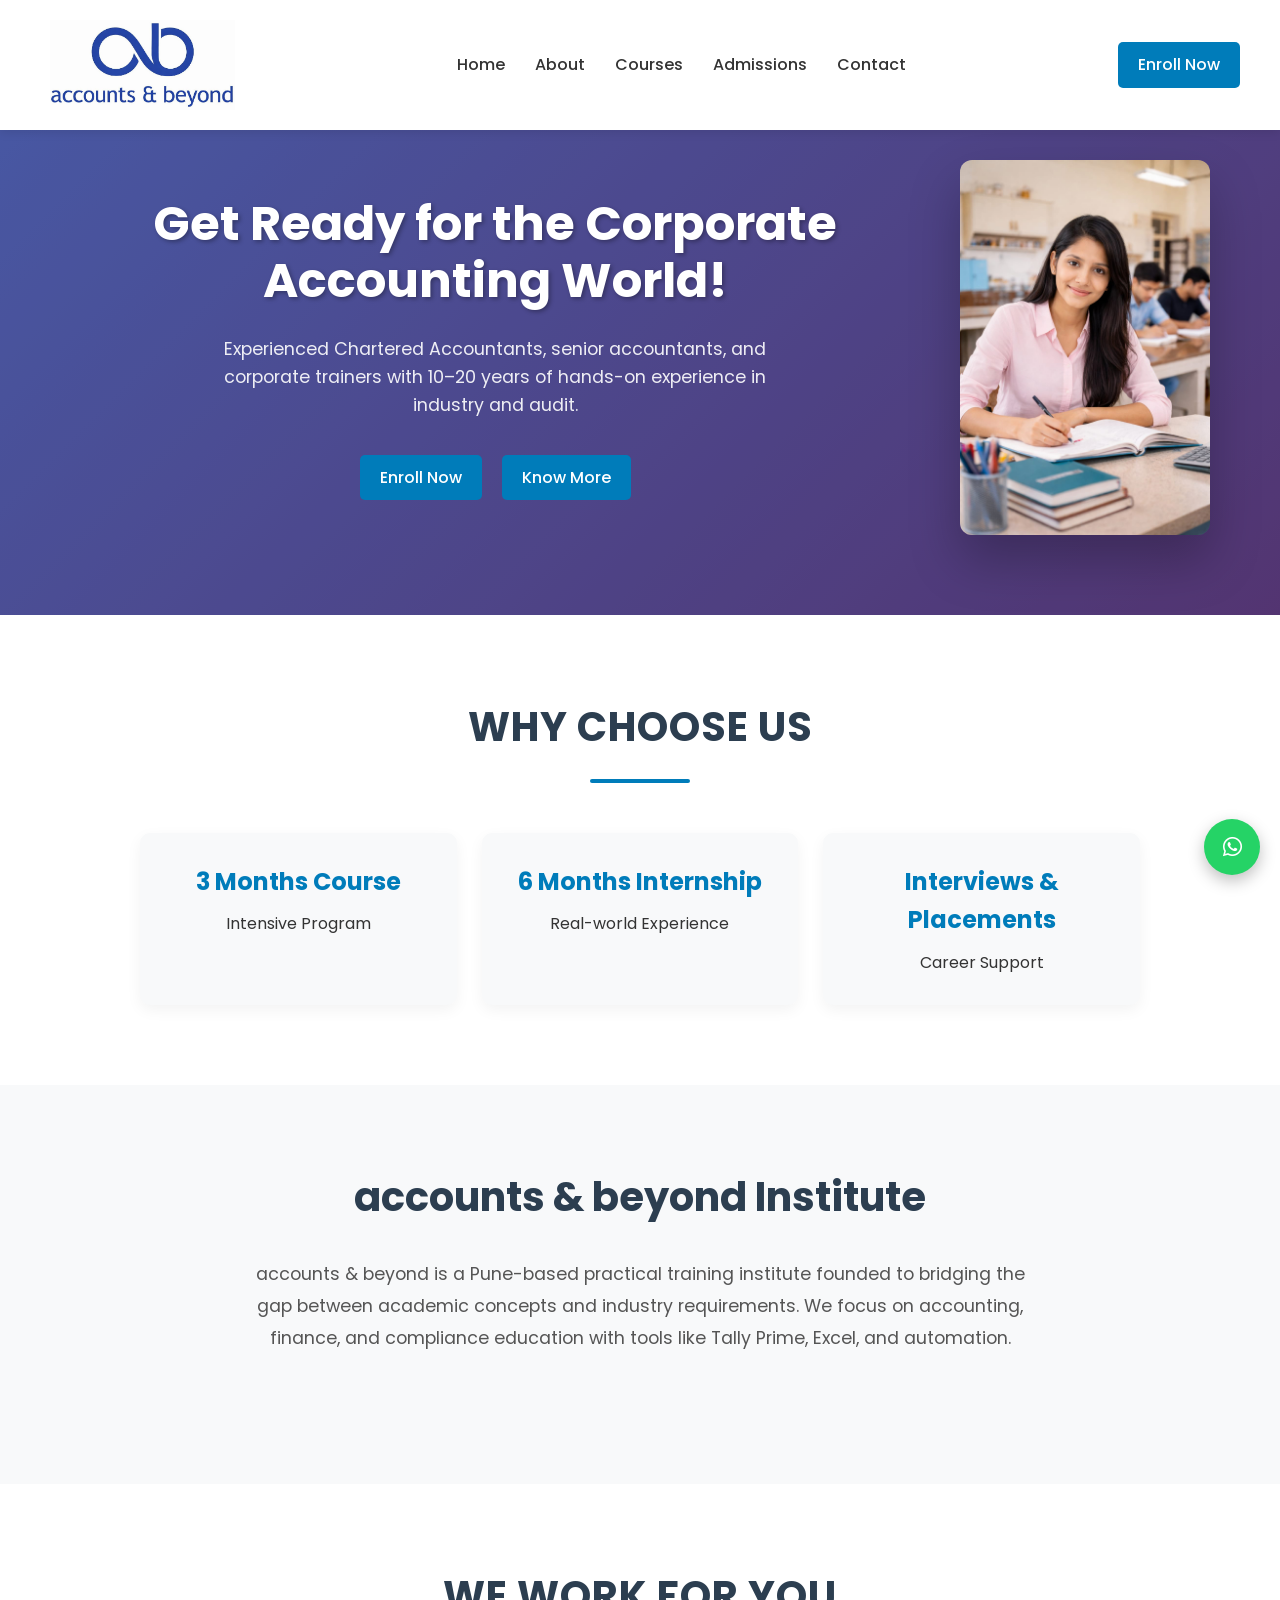
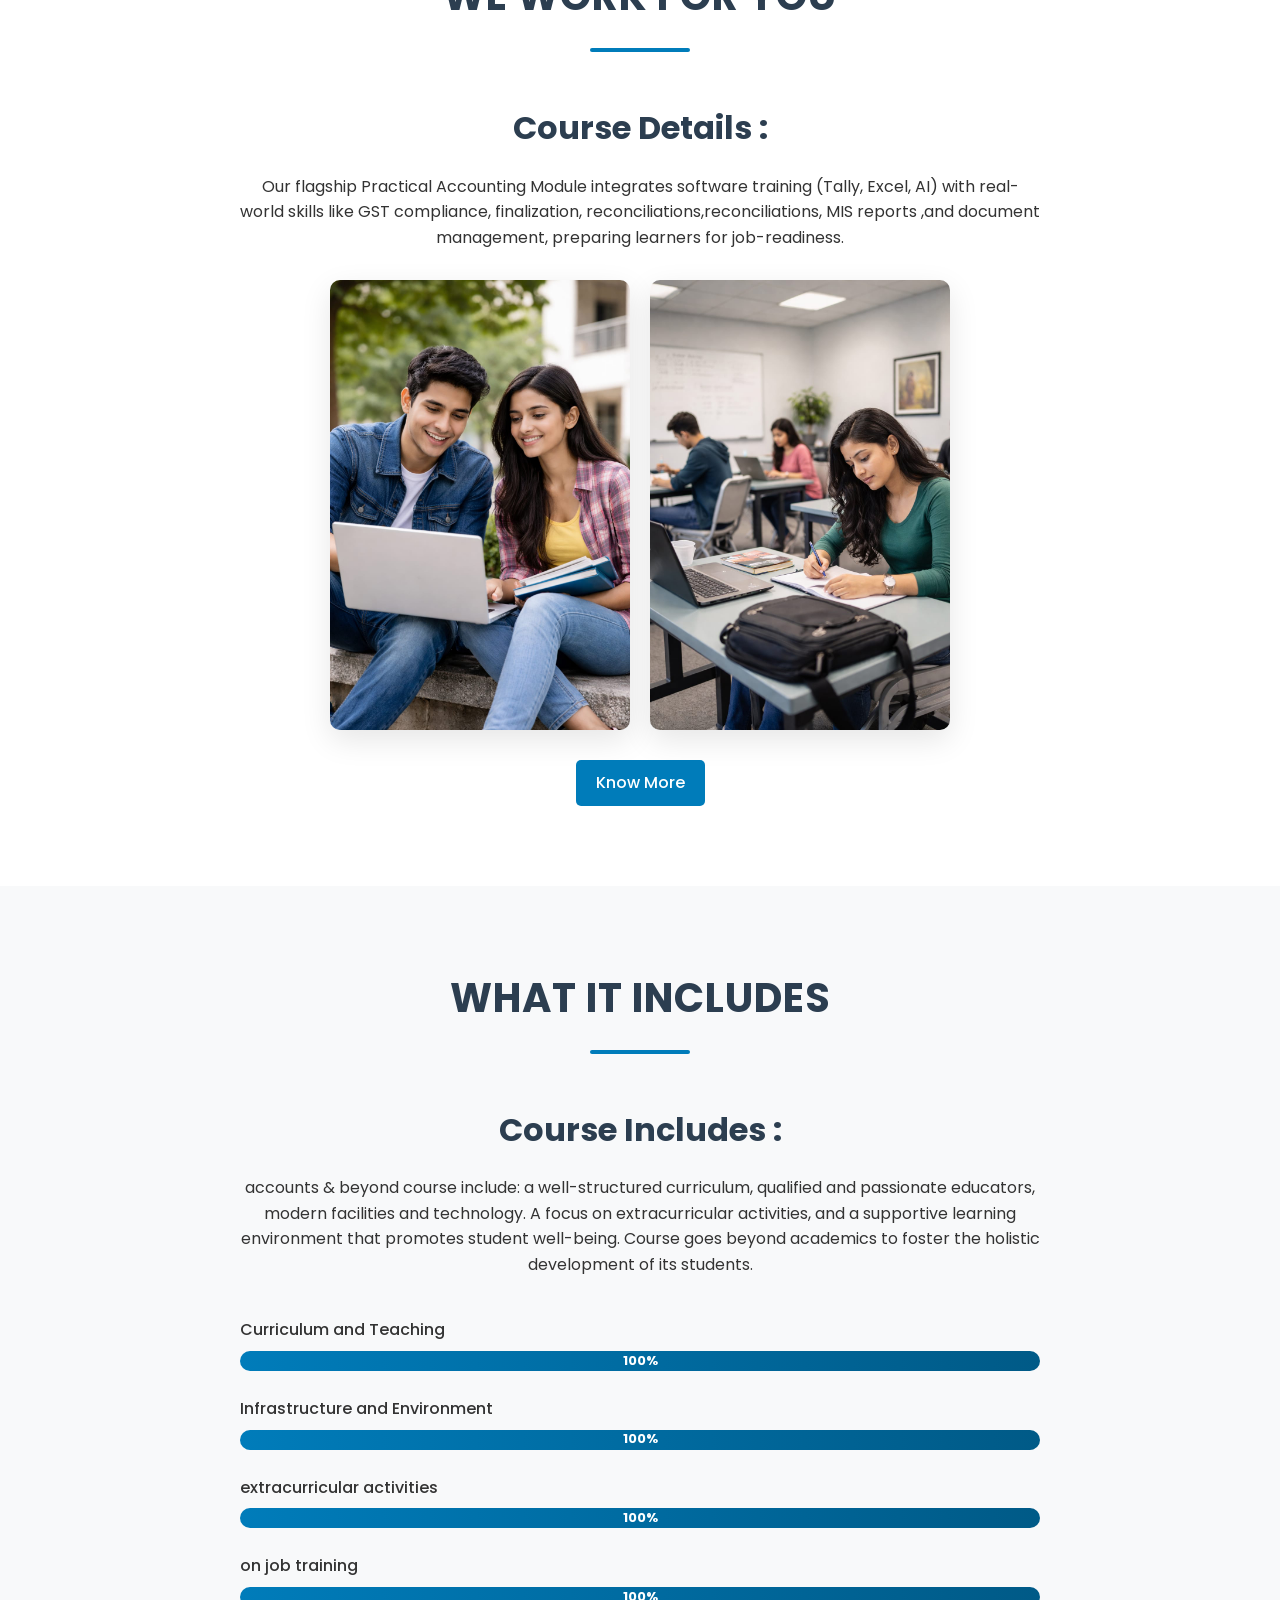
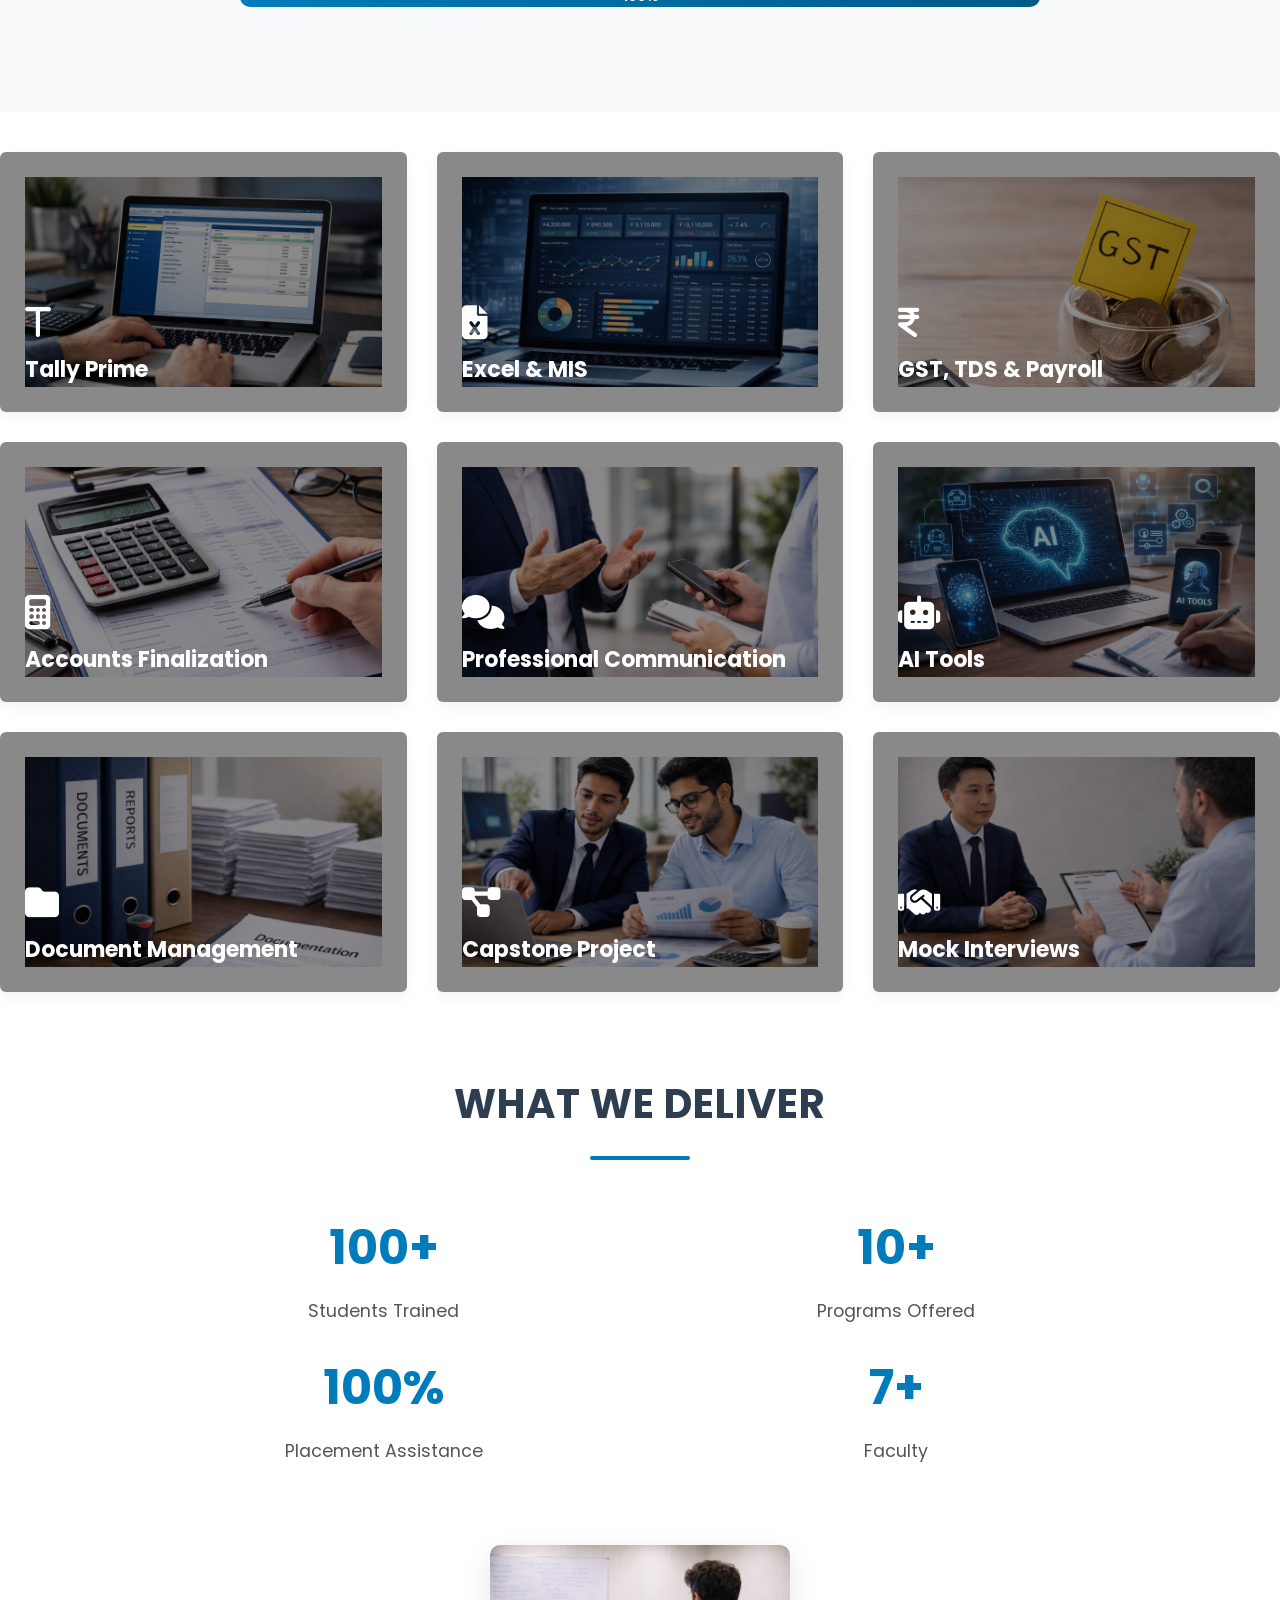
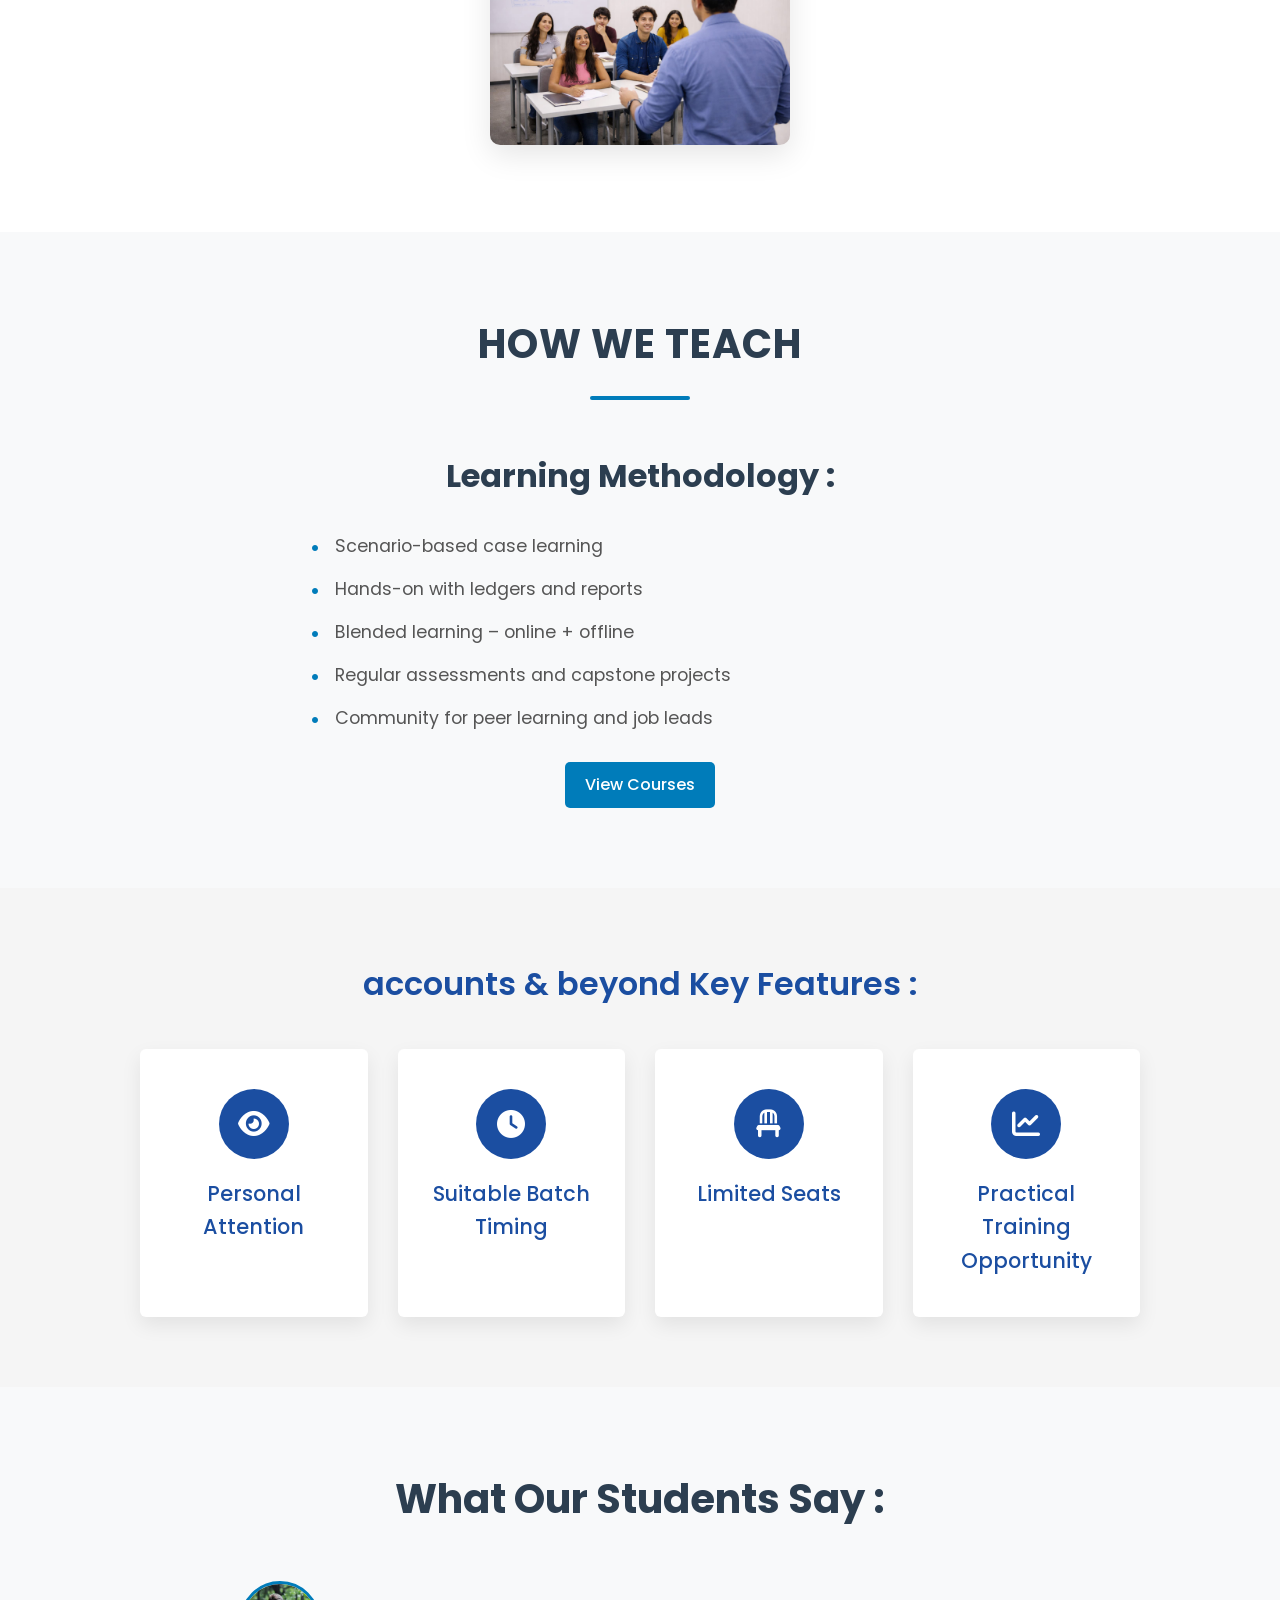
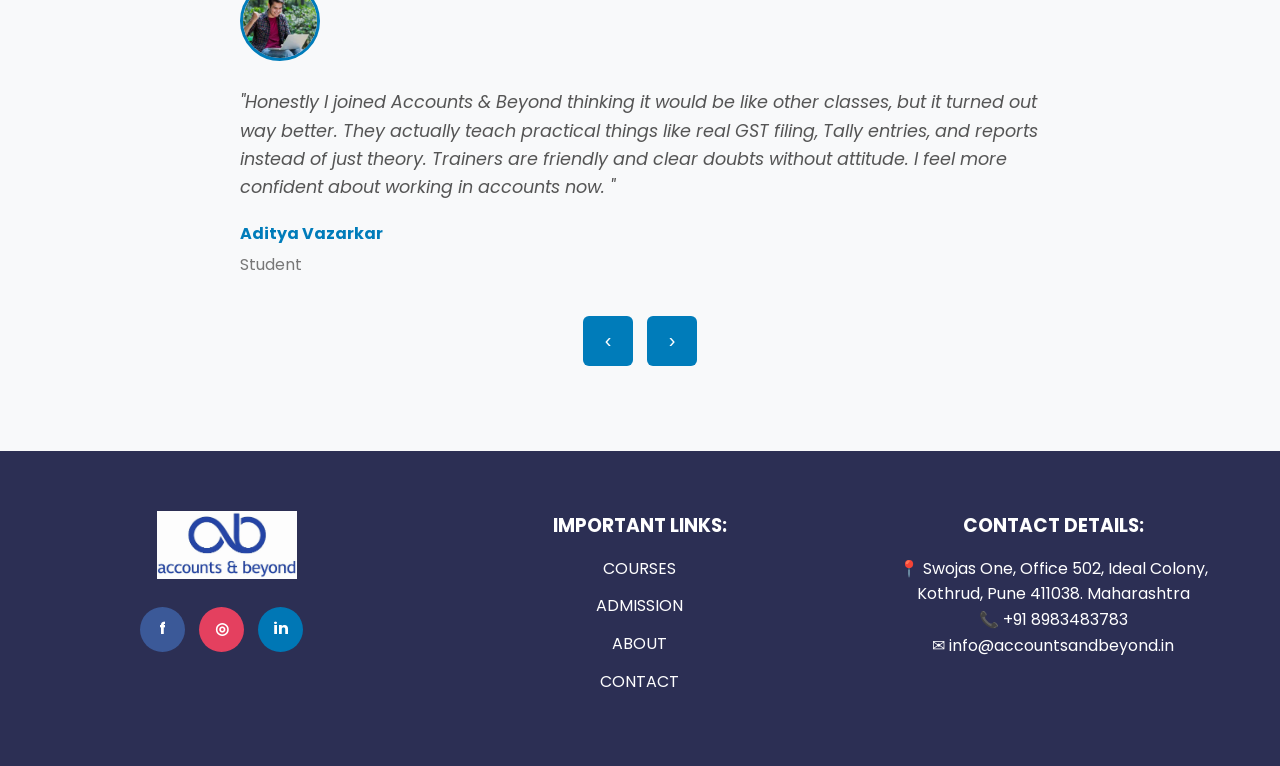
<file: index.html>
<!DOCTYPE html>
<html lang="en">
<head>
    <meta charset="UTF-8">
    <meta name="viewport" content="width=device-width, initial-scale=1.0, maximum-scale=5.0, user-scalable=yes">
    <meta name="description" content="Pune-based practical training institute for accounting, finance, and compliance education with Tally Prime, Excel, and automation tools.">
    <meta name="keywords" content="accounting training, tally prime, excel training, gst, taxation, pune, corporate accounting">
    <meta name="author" content="accounts & beyond">
    <meta name="theme-color" content="#007cba">
    <link rel="icon" type="image/jpeg" href="logo.jpeg">
    
    <!-- Open Graph / Facebook -->
    <meta property="og:type" content="website">
    <meta property="og:url" content="https://accountsandbeyond.in/">
    <meta property="og:title" content="accounts & beyond - Corporate Accounting Training Institute">
    <meta property="og:description" content="Practical accounting training with Tally Prime, Excel, GST, and automation tools">
    <meta property="og:image" content="https://accountsandbeyond.in/wp-content/uploads/elementor/thumbs/accounts-and-beyond-institute-classes-accounts-taxation-gst-tally-excel-tds-kothrud-pune-6-rbe8s1d7424r7hz31pvf3jti7hmc5fs1r33cur2tm4.png">
    
    <!-- Twitter -->
    <meta property="twitter:card" content="summary_large_image">
    <meta property="twitter:url" content="https://accountsandbeyond.in/">
    <meta property="twitter:title" content="accounts & beyond - Corporate Accounting Training Institute">
    <meta property="twitter:description" content="Practical accounting training with Tally Prime, Excel, GST, and automation tools">
    <meta property="twitter:image" content="https://accountsandbeyond.in/wp-content/uploads/elementor/thumbs/accounts-and-beyond-institute-classes-accounts-taxation-gst-tally-excel-tds-kothrud-pune-6-rbe8s1d7424r7hz31pvf3jti7hmc5fs1r33cur2tm4.png">
    
    <title>accountsandbeyond.in - Corporate Accounting Training Institute</title>
    <link rel="stylesheet" href="style.css?v=20260401">
    <link rel="preconnect" href="https://fonts.googleapis.com">
    <link rel="preconnect" href="https://fonts.gstatic.com" crossorigin>
    <link href="https://fonts.googleapis.com/css2?family=Poppins:wght@300;400;500;600;700&display=swap" rel="stylesheet">
    
    <!-- Preload critical resources -->
    <link rel="preload" as="image" href="Image/logo.jpeg">
</head>

<script>
document.addEventListener("DOMContentLoaded", function(){

const items = document.querySelectorAll(".testimonial-item");
const nextBtn = document.querySelector(".next-btn");
const prevBtn = document.querySelector(".prev-btn");

let index = 0;

function showSlide(i){
    items.forEach(item => item.classList.remove("active"));
    items[i].classList.add("active");
}

nextBtn.addEventListener("click", ()=>{
    index = (index + 1) % items.length;
    showSlide(index);
});

prevBtn.addEventListener("click", ()=>{
    index = (index - 1 + items.length) % items.length;
    showSlide(index);
});

});
</script>


<body>
    <!-- Scroll Progress Bar -->
    <div class="scroll-progress-container">
        <div class="scroll-progress"></div>
    </div>
    
    <!-- ===== NAVBAR ===== -->
    <header>
        <nav class="nav">
            <div class="logo">
                <img src="Image/logo.jpeg" alt="accounts & beyond Logo">
            </div>

            <ul class="menu">
                <li><a href="index.html#home">Home</a></li>
                <li><a href="about.html">About</a></li>
                <li><a href="courses.html">Courses</a></li>
                <li><a href="admissions.html">Admissions</a></li>
                <li><a href="contact.html">Contact</a></li>
            </ul>

            <a href="admissions.html" class="btn primary-btn">Enroll Now</a>

            <div class="hamburger" onclick="toggleMenu()">☰</div>
        </nav>
    </header>

    <!-- ===== HERO ===== -->
    <section class="hero transform-on-scroll" id="home">
        <div class="hero-container">
            <div class="hero-content">
                <h1>Get Ready for the Corporate Accounting World!</h1>
                <p>Experienced Chartered Accountants, senior accountants, and corporate trainers with 10–20 years of hands-on experience in industry and audit.</p>
                <div class="hero-buttons">
                    <a href="admissions.html" class="btn primary-btn">Enroll Now</a>
                    <a href="about.html" class="btn primary-btn">Know More</a>
                </div>
            </div>
            <div class="hero-image">
                <img src="Image/home.jpeg" alt="Accounting Training Institute - Learn Accounts, Taxation, GST, Tally, Excel">
            </div>
        </div>
    </section>

    <!-- ===== WHY CHOOSE US ===== -->
    <section class="why-choose reveal-element">
        <div class="section-header">
            <h2>why choose us</h2>
            <div class="underline"></div>
        </div>
        
        <div class="features-grid">
            <div class="feature-card">
                <h3>3 Months Course</h3>
                <p>Intensive Program</p>
            </div>
            <div class="feature-card">
                <h3>6 Months Internship</h3>
                <p>Real-world Experience</p>
            </div>
            <div class="feature-card">
                <h3>Interviews & Placements</h3>
                <p>Career Support</p>
            </div>
        </div>
    </section>

    <!-- ===== ABOUT ===== -->
    <section class="about" id="about">
        <div class="container">
            <div class="about-content">
                <h2>accounts & beyond Institute</h2>
                <p>accounts & beyond is a Pune-based practical training institute founded  to bridging the gap between academic concepts and industry requirements. We focus on accounting, finance, and compliance education with tools like Tally Prime, Excel, and automation.</p>
            </div>
        </div>
    </section>

    <!-- ===== COURSE DETAILS ===== -->
    <section class="course-details">
        <div class="section-header">
            <h2>we WORK FOR YOU</h2>
            <div class="underline"></div>
        </div>
        
        <div class="container">
            <div class="course-content">
                <h3>Course Details :</h3>
                <p>Our flagship Practical Accounting Module integrates software training (Tally, Excel, AI) with real-world skills like GST compliance, finalization, reconciliations,reconciliations, MIS reports ,and document management, preparing learners for job-readiness.</p>
                
                <div class="course-images">
                    <img src="Image/home1.jpeg"> <img src="Image/home2.jpeg">
                </div>
                
                <a href="about.html" class="btn primary-btn">Know More</a>
            </div>
        </div>
    </section>

    <!-- ===== WHAT IT INCLUDES ===== -->
    <section class="includes-section">
        <div class="section-header">
            <h2>what it includes</h2>
            <div class="underline"></div>
        </div>
        
        <div class="container">
            <div class="includes-content">
                <h3>Course Includes :</h3>
                <p>accounts & beyond course include: a well-structured curriculum, qualified and passionate educators, modern facilities and technology. A focus on extracurricular activities, and a supportive learning environment that promotes student well-being. Course goes beyond academics to foster the holistic development of its students.</p>
                
                <div class="progress-bars">
                    <div class="progress-item">
                        <span>Curriculum and Teaching</span>
                        <div class="progress-bar">
                            <div class="progress-fill" data-width="94">100%</div>
                        </div>
                    </div>
                    <div class="progress-item">
                        <span>Infrastructure and Environment</span>
                        <div class="progress-bar">
                            <div class="progress-fill" data-width="91">100%</div>
                        </div>
                    </div>
                    <div class="progress-item">
                        <span>extracurricular activities</span>
                        <div class="progress-bar">
                            <div class="progress-fill" data-width="96">100%</div>
                        </div>
                    </div>
                    <div class="progress-item">
                        <span>on job training</span>
                        <div class="progress-bar">
                            <div class="progress-fill" data-width="100">100%</div>
                        </div>
                    </div>
                </div>
            </div>
        </div>
    </section>

    <!-- ===== COURSES ===== -->
    <!-- Font Awesome -->
<link rel="stylesheet"
href="https://cdnjs.cloudflare.com/ajax/libs/font-awesome/6.5.0/css/all.min.css"/>

<div class="modules-grid">

    <div class="module-card">
        <img src="Image/tally.jpeg" alt="">
        <div class="overlay">
            <i class="fa-solid fa-t"></i>
            <h4>Tally Prime</h4>
        </div>
    </div>

    <div class="module-card">
        <img src="Image/excel.jpeg" alt="">
        <div class="overlay">
            <i class="fa-solid fa-file-excel"></i>
            <h4>Excel & MIS</h4>
        </div>
    </div>

    <div class="module-card">
        <img src="Image/gst.jpeg" alt="">
        <div class="overlay">
            <i class="fa-solid fa-indian-rupee-sign"></i>
            <h4>GST, TDS & Payroll</h4>
        </div>
    </div>

    <div class="module-card">
        <img src="Image/accounts.jpeg" alt="">
        <div class="overlay">
            <i class="fa-solid fa-calculator"></i>
            <h4>Accounts Finalization</h4>
        </div>
    </div>

    <div class="module-card">
        <img src="Image/communication.jpeg" alt="">
        <div class="overlay">
            <i class="fa-solid fa-comments"></i>
            <h4>Professional Communication</h4>
        </div>
    </div>

    <div class="module-card">
        <img src="Image/ai.jpeg" alt="">
        <div class="overlay">
            <i class="fa-solid fa-robot"></i>
            <h4>AI Tools</h4>
        </div>
    </div>

    <div class="module-card">
        <img src="Image/document.jpeg" alt="">
        <div class="overlay">
            <i class="fa-solid fa-folder"></i>
            <h4>Document Management</h4>
        </div>
    </div>

    <div class="module-card">
        <img src="Image/project.jpeg" alt="">
        <div class="overlay">
            <i class="fa-solid fa-diagram-project"></i>
            <h4>Capstone Project</h4>
        </div>
    </div>

    <div class="module-card">
        <img src="Image/interview.jpeg" alt="">
        <div class="overlay">
            <i class="fa-solid fa-handshake"></i>
            <h4>Mock Interviews</h4>
        </div>
    </div>

</div>



    <!-- ===== STATS ===== -->
    <section class="stats-section">
        <div class="section-header">
            <h2>what we deliver</h2>
            <div class="blue-line"></div>
        </div>
        
        <div class="stats-container">
            <div class="stat">
                <h3 data-target="0">100+</h3>
                <p>Students Trained</p>
            </div>
            <div class="stat">
                <h3 data-target="0">10+</h3>
                <p>Programs Offered</p>
            </div>
            <div class="stat">
                <h3 data-target="0">100%</h3>
                <p>Placement Assistance</p>
            </div>
            <div class="stat">
                <h3 data-target="0">7+</h3>
                <p>Faculty</p>
            </div>
        </div>
        
        <div class="center-image">
            <img src="Image/home3.jpeg">
        </div>
    </section>

    <!-- ===== METHODOLOGY ===== -->
    <section class="methodology">
        <div class="section-header">
            <h2>how we teach</h2>
            <div class="blue-line"></div>
        </div>
        
        <div class="container">
            <h3>Learning Methodology :</h3>
            
            <ul class="methodology-list">
                <li>Scenario-based case learning</li>
                <li>Hands-on with ledgers and reports</li>
                <li>Blended learning – online + offline</li>
                <li>Regular assessments and capstone projects</li>
                <li>Community for peer learning and job leads</li>
            </ul>
            
            <a href="courses.html" class="btn primary-btn">View Courses</a>
        </div>
    </section>

    <!-- ===== FEATURES ===== -->
    <!-- Font Awesome (for icons) -->
<link rel="stylesheet"
href="https://cdnjs.cloudflare.com/ajax/libs/font-awesome/6.5.0/css/all.min.css"/>

<section class="features" id="features">
  <div class="container">
    <h2>accounts & beyond Key Features :</h2>

    <div class="features-grid-2">

      <div class="feature-item">
        <div class="icon">
          <i class="fa-solid fa-eye"></i>
        </div>
        <h4>Personal Attention</h4>
      </div>

      <div class="feature-item">
        <div class="icon">
          <i class="fa-solid fa-clock"></i>
        </div>
        <h4>Suitable Batch Timing</h4>
      </div>

      <div class="feature-item">
        <div class="icon">
          <i class="fa-solid fa-chair"></i>
        </div>
        <h4>Limited Seats</h4>
      </div>

      <div class="feature-item">
        <div class="icon">
          <i class="fa-solid fa-chart-line"></i>
        </div>
        <h4>Practical Training Opportunity</h4>
      </div>

    </div>
  </div>
</section>


    <!-- ===== TESTIMONIALS ===== -->
   <section class="testimonials" id="testimonials">
  <div class="container">

    <h2>What Our Students Say :</h2>

    <div class="testimonial-slider">

      <div class="testimonial-item active">
        <img src="Image/review.webp">
        <p>"Honestly I joined Accounts & Beyond thinking it would be like other classes, but it turned out way better. They actually teach practical things like real GST filing, Tally entries, and reports instead of just theory. Trainers are friendly and clear doubts without attitude. I feel more confident about working in accounts now.
"</p>
        <h4>Aditya Vazarkar</h4>
        <span>Student</span>
      </div>

      <div class="testimonial-item">
        <img src="Image/girl.jpeg">
        <p>"I really liked the learning environment here. The batches are not overcrowded, so you actually get attention from faculty. They explain concepts in simple language and also guide for interviews. I joined for Excel but ended up learning much more. Totally worth it."</p>
        <h4>Shreya Bhegde</h4>
        <span>Student</span>
      </div>
      <div class="testimonial-item">
        <img src="Image/girl.jpeg">
        <p>"I was nervous before joining because I didn’t have strong accounting basics, but the trainers here are very supportive. They start from fundamentals and slowly move to advanced topics. I never felt lost in class. Now I can handle Tally and MIS reports confidently."</p>
        <h4>Komal sathe</h4>
        <span>Student</span>
      </div>
      <div class="testimonial-item">
        <img src="Image/review.webp">
        <p>"Best part about this institute is they focus on job skills, not just syllabus. We practiced real company-type data and assignments which helped me understand how actual accounting work happens. Placement support is also genuine. Highly recommended if you’re serious about accounts career."</p>
        <h4>Rohit Atram</h4>
        <span>Student</span>
      </div>
       <div class="testimonial-item">
        <img src="Image/review.webp">
        <p>"One thing I noticed is they don’t rush topics just to finish course. They make sure everyone understands. The practical sessions are the highlight for me. Also staff is polite and helpful. Compared to other institutes I checked, this one felt more professional."</p>
        <h4>Pratik Bhange</h4>
        <span>Student</span>
      </div>
    </div>

    <div class="testimonial-nav">
      <button class="prev-btn">‹</button>
      <button class="next-btn">›</button>
    </div>

  </div>
</section>


    <!-- ===== CONTACT ===== -->
    <!-- <section class="contact" id="contact">
        <div class="container">
            <h2>Get In Touch</h2>
            
            <div class="contact-content">
                <div class="contact-info">
                    <h3>Contact Information</h3>
                    <p><strong>Address:</strong> Pune, Maharashtra, India</p>
                    <p><strong>Phone:</strong> +91 9876543210</p>
                    <p><strong>Email:</strong> info@accountsandbeyond.in</p>
                </div>
                
                
            </div>
        </div>
    </section> -->

    <footer class="footer">
  <div class="footer-container">

    <!-- LEFT -->
    <div class="footer-col">
        
      <img src="Image/logo.jpeg" class="footer-logo" alt="logo">

      <div class="social">
        <a href="https://www.facebook.com/profile.php?id=61578359521115" class="fb">f</a>
        <a href="https://www.instagram.com/accountsandbeyond/" class="ig">◎</a>
        <a href="https://www.linkedin.com/company/accountsandbeyond/" class="in">in</a>
      </div>

   
    </div>

    <!-- CENTER -->
    <div class="footer-col">
      <h3>IMPORTANT LINKS:</h3>
      <ul class="footer-links">
        <li><a href="courses.html">COURSES</a></li>
        <li><a href="admissions.html">ADMISSION</a></li>
        <li><a href="about.html">ABOUT</a></li>
        <li><a href="contact.html">CONTACT</a></li>
      </ul>
    </div>

    <!-- RIGHT -->
    <div class="footer-col">
      <h3>CONTACT DETAILS:</h3>

      <p>📍 Swojas One, Office 502, Ideal Colony, Kothrud, Pune 411038. Maharashtra</p>
      <p>📞 +91 8983483783</p>
      <p>✉ info@accountsandbeyond.in</p>

      <!-- <h3 class="follow">FOLLOW US:</h3>

      <div class="social">
        <a href="https://www.facebook.com/profile.php?id=61578359521115" class="fb">f</a>
        <a href="https://www.instagram.com/accountsandbeyond/" class="ig">◎</a>
        <a href="https://www.linkedin.com/company/accountsandbeyond/" class="in">in</a>
      </div> -->
    </div>

  </div>

  <!-- Floating Whatsapp -->
<!-- Font Awesome -->
<!-- Font Awesome -->
<link rel="stylesheet"
 href="https://cdnjs.cloudflare.com/ajax/libs/font-awesome/6.5.0/css/all.min.css"/>

<div class="floating-contact">

  <!-- Call FIRST -->


  <!-- WhatsApp SECOND -->
  <a href="https://wa.me/918983483783" target="_blank" class="float-btn whatsapp">
    <i class="fa-brands fa-whatsapp"></i>
  </a>

</div>



  
</footer>


    <button id="backToTop" class="back-to-top">↑</button>

    <script src="script.js?v=20260401"></script>
</body>
</html>
</file>
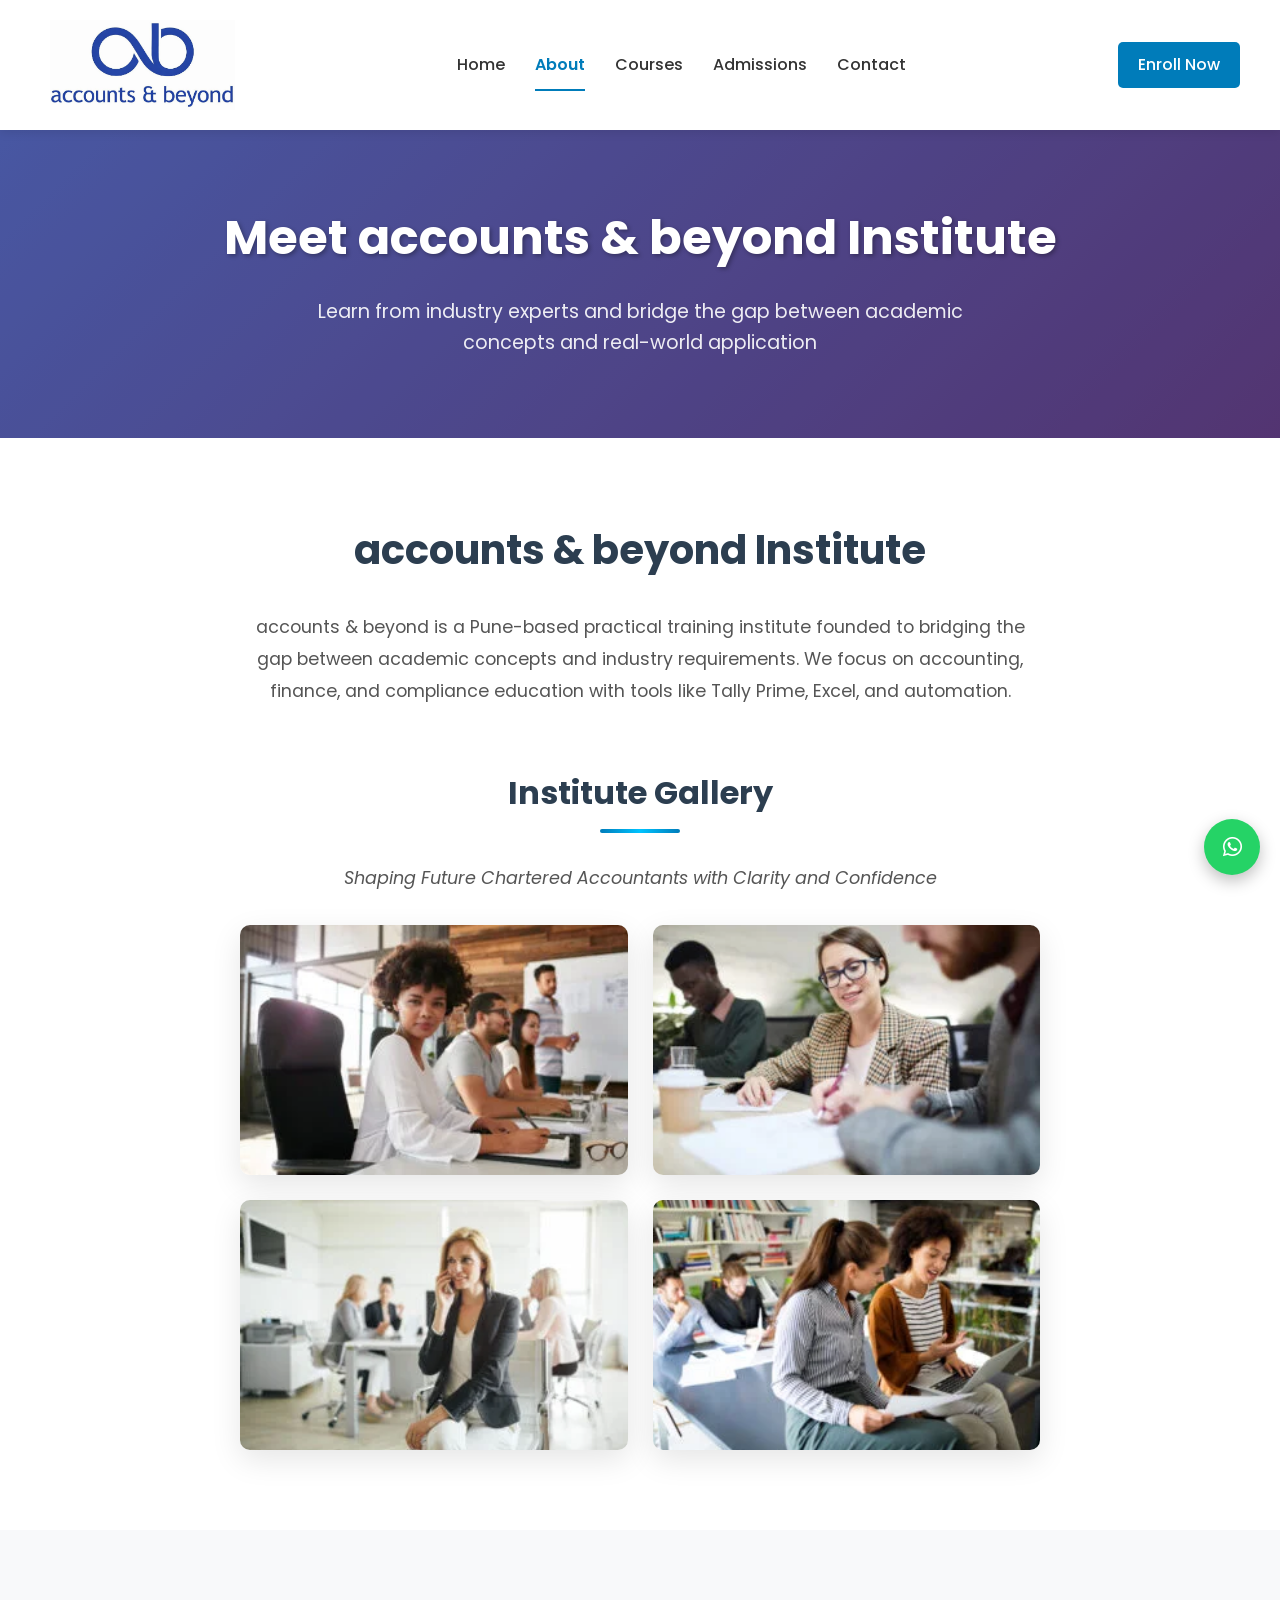
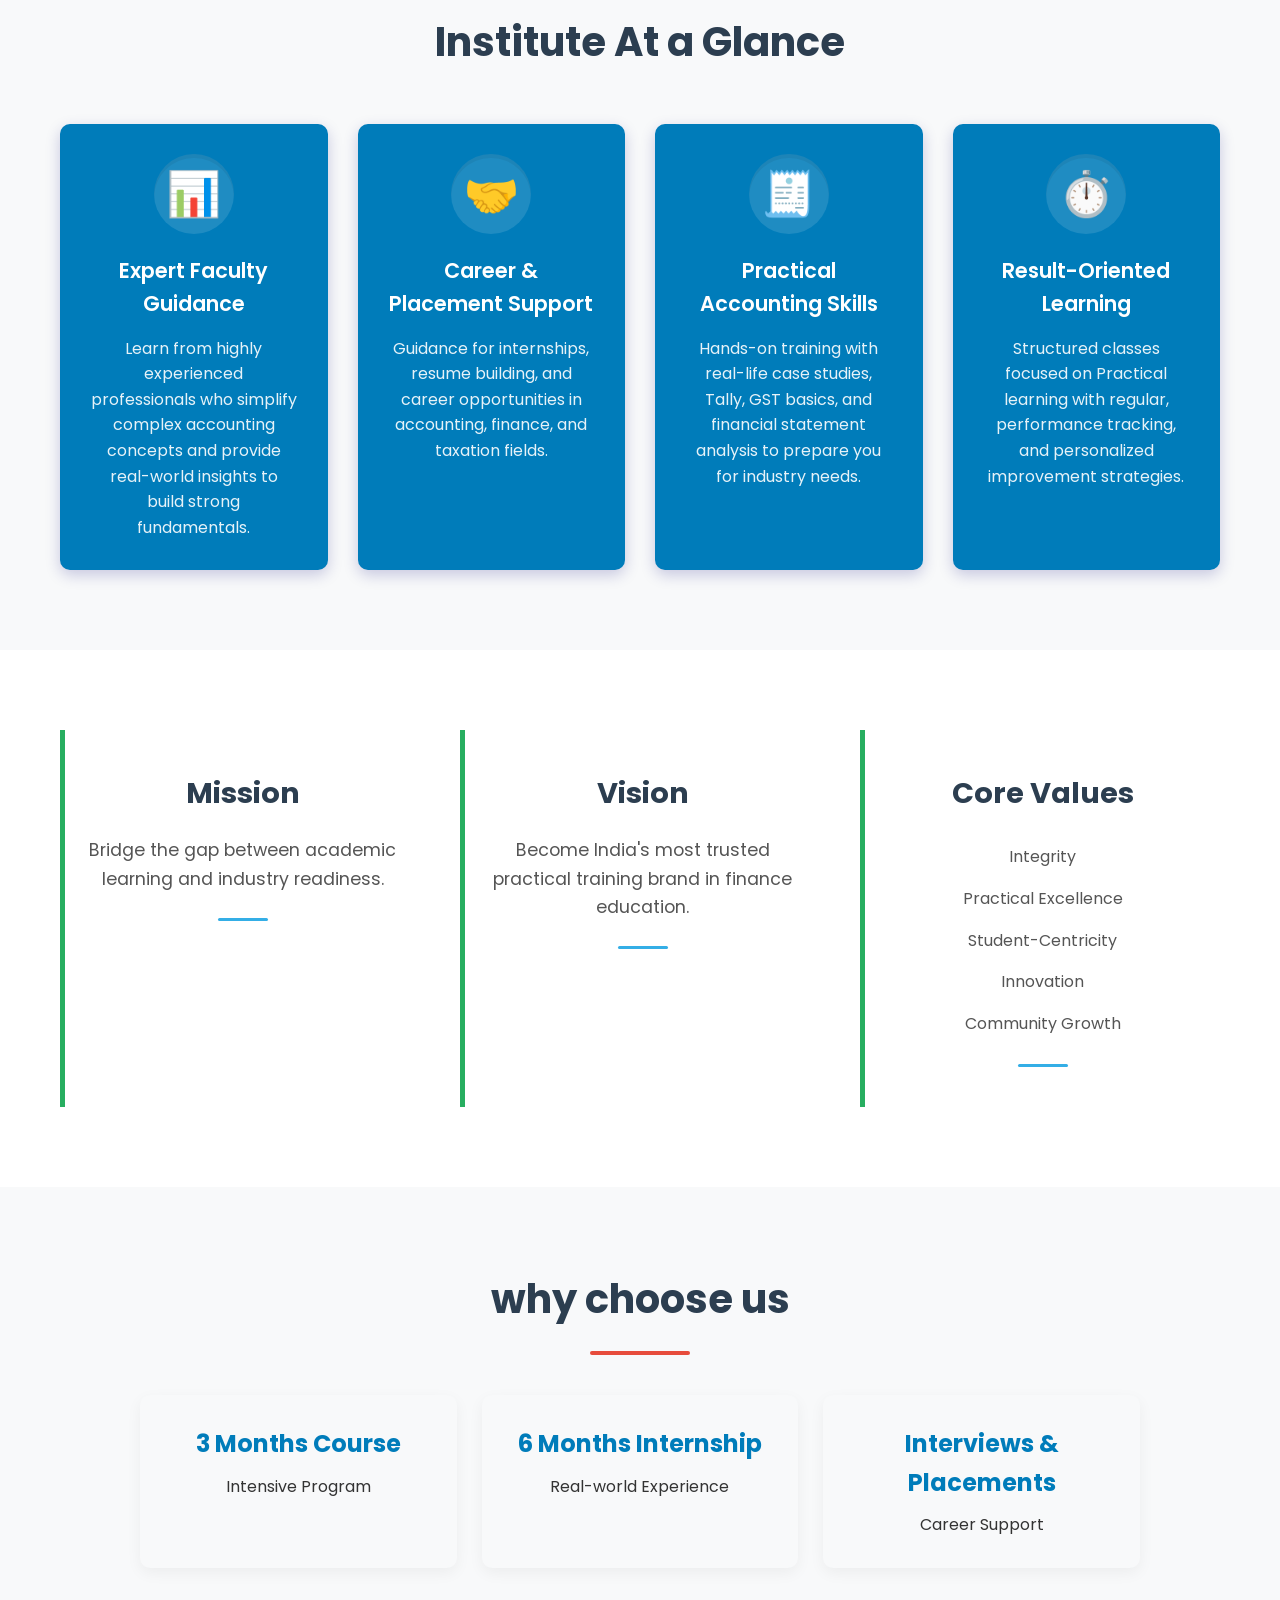
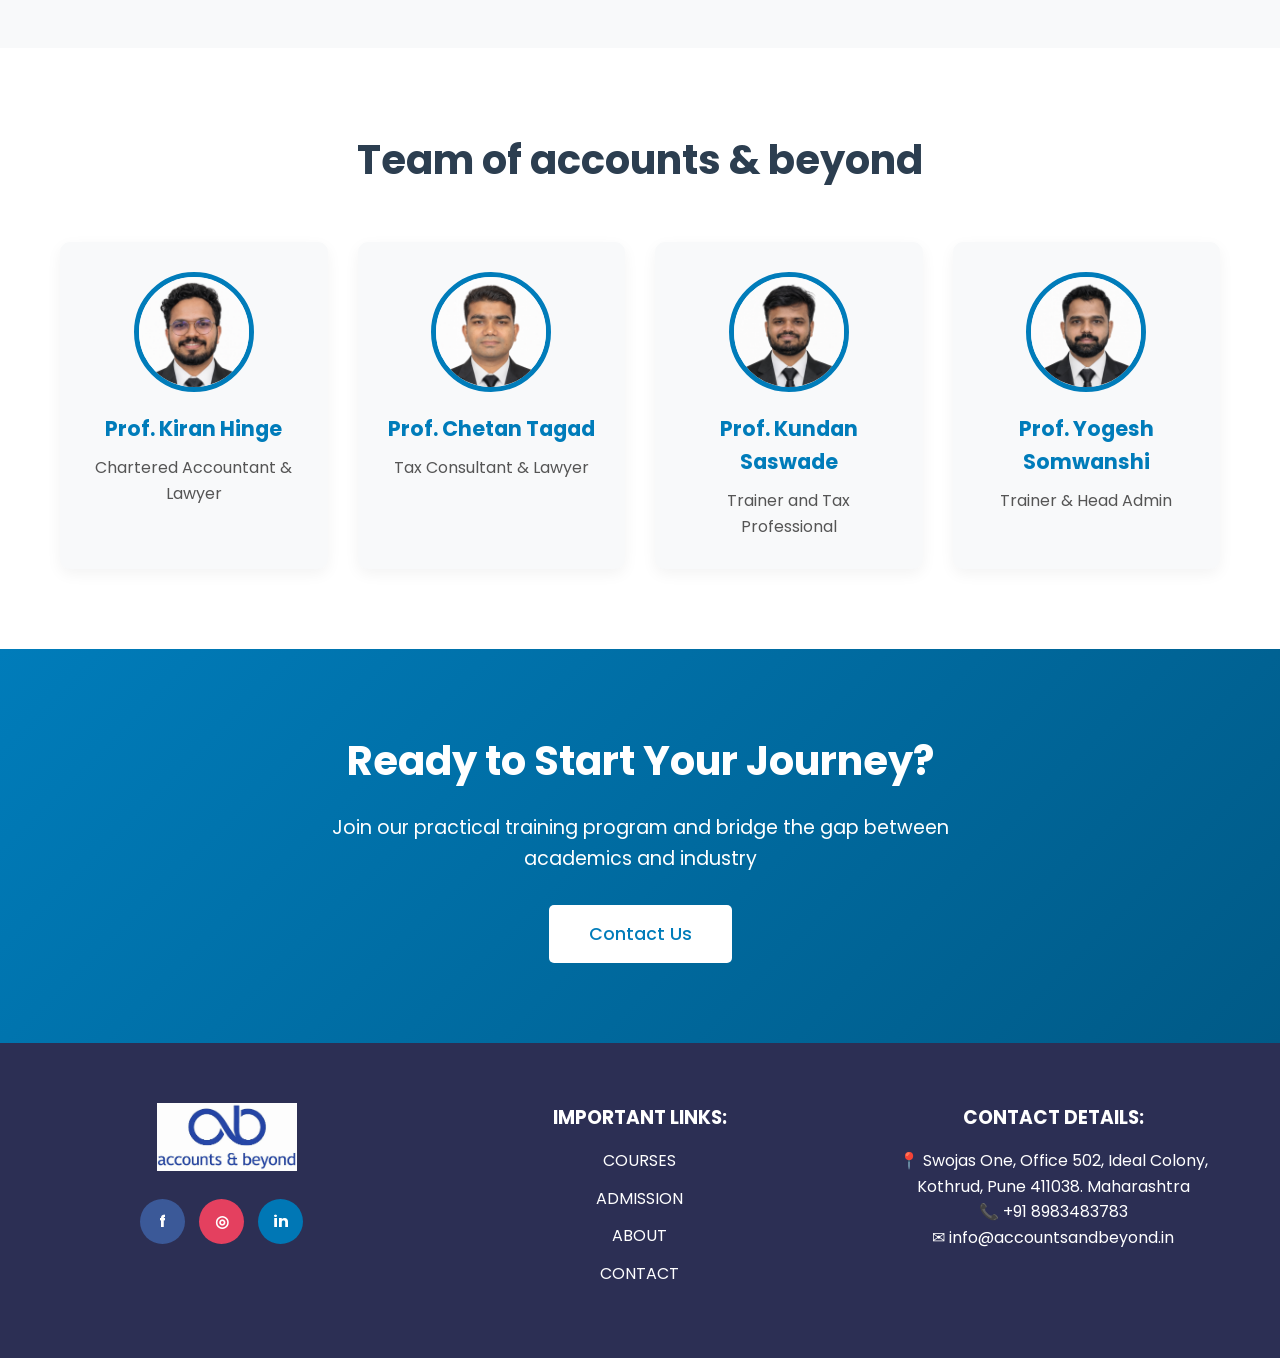
<file: about.html>
<!DOCTYPE html>
<html lang="en">
<head>
    <meta charset="UTF-8">
    <meta name="viewport" content="width=device-width, initial-scale=1.0, maximum-scale=5.0, user-scalable=yes">
    <meta name="description" content="About accounts & beyond - Pune-based practical training institute for accounting, finance, and compliance education">
    <meta name="keywords" content="accounting training, tally prime, excel training, gst, taxation, pune, corporate accounting, about us">
    <meta name="author" content="accounts & beyond">
    <meta name="theme-color" content="#007cba">
    <link rel="icon" type="image/jpeg" href="logo.jpeg">
    
    <title>About Us - accounts & beyond Institute</title>
    <link rel="stylesheet" href="style.css?v=20260401">
    <link rel="preconnect" href="https://fonts.googleapis.com">
    <link rel="preconnect" href="https://fonts.gstatic.com" crossorigin>
    <link href="https://fonts.googleapis.com/css2?family=Poppins:wght@300;400;500;600;700&display=swap" rel="stylesheet">
</head>

<body>
    <!-- Scroll Progress Bar -->
    <div class="scroll-progress-container">
        <div class="scroll-progress"></div>
    </div>
    
    <!-- ===== NAVBAR ===== -->
    <header>
        <nav class="nav">
            <div class="logo">
                <img src="Image/logo.jpeg" alt="accounts & beyond Logo">
            </div>

            <ul class="menu">
                <li><a href="index.html">Home</a></li>
                <li><a href="about.html" class="active">About</a></li>
                <li><a href="courses.html">Courses</a></li>
                <li><a href="admissions.html">Admissions</a></li>
                <li><a href="contact.html">Contact</a></li>
            </ul>

            <a href="admissions.html" class="btn primary-btn">Enroll Now</a>

            <div class="hamburger" onclick="toggleMenu()">☰</div>
        </nav>
    </header>

    <!-- ===== HERO SECTION ===== -->
    <section class="about-hero">
        <div class="container">
            <h1>Meet accounts & beyond Institute</h1>
            <p>Learn from industry experts and bridge the gap between academic concepts and real-world application</p>
        </div>
    </section>

    <!-- ===== ABOUT INSTITUTE ===== -->
    <section class="about-institute">
        <div class="container">
            <div class="about-content">
                <h2>accounts & beyond Institute</h2>
                <p>accounts & beyond is a Pune-based practical training institute founded to bridging the gap between academic concepts and industry requirements. We focus on accounting, finance, and compliance education with tools like Tally Prime, Excel, and automation.</p>
                
                <div class="institute-gallery">
                    <h3>Institute Gallery</h3>
                    <p class="gallery-tagline">Shaping Future Chartered Accountants with Clarity and Confidence</p>
                    <div class="gallery-grid">
                        <div class="gallery-item">
                            <img src="Image/demo1.webp">
                        </div>
                        <div class="gallery-item">
                            <img src="Image/demo2.webp">
                        </div>
                        <div class="gallery-item">
                            <img src="Image/demo3.webp">
                        </div>
                        <div class="gallery-item">
                            <img src="Image/demo4.webp">
                        </div>
                    </div>
                </div>
            </div>
        </div>
    </section>

    <!-- ===== INSTITUTE AT A GLANCE ===== -->
    <section class="institute-glance">
        <div class="container">
            <h2>Institute At a Glance</h2>
            
            <div class="glance-features">
                <div class="glance-card">
                    <div class="icon">
                        <span style="font-size: 44px;">📊</span>
                    </div>
                    <h3>Expert Faculty Guidance</h3>
                    <p>Learn from highly experienced professionals who simplify complex accounting concepts and provide real-world insights to build strong fundamentals.</p>
                </div>
                
                <div class="glance-card">
                    <div class="icon">
                        <span style="font-size: 44px;">🤝</span>
                    </div>
                    <h3>Career & Placement Support</h3>
                    <p>Guidance for internships, resume building, and career opportunities in accounting, finance, and taxation fields.</p>
                </div>
                
                <div class="glance-card">
                    <div class="icon">
                        <span style="font-size: 44px;">🧾</span>
                    </div>
                    <h3>Practical Accounting Skills</h3>
                    <p>Hands-on training with real-life case studies, Tally, GST basics, and financial statement analysis to prepare you for industry needs.</p>
                </div>
                
                <div class="glance-card">
                    <div class="icon">
                        <span style="font-size: 44px;">⏱️</span>
                    </div>
                    <h3>Result-Oriented Learning</h3>
                    <p>Structured classes focused on Practical learning with regular, performance tracking, and personalized improvement strategies.</p>
                </div>
            </div>
        </div>
    </section>

    <!-- ===== MISSION VISION VALUES ===== -->
    <section class="mission-vision">
        <div class="container">
            <div class="mvv-grid">
                <div class="mvv-item mission">
                    <h3>Mission</h3>
                    <p>Bridge the gap between academic learning and industry readiness.</p>
                    <div class="redline"></div>
                </div>
                
                <div class="mvv-item vision">
                    <h3>Vision</h3>
                    <p>Become India's most trusted practical training brand in finance education.</p>
                    <div class="redline"></div>
                </div>
                
                <div class="mvv-item values">
                    <h3>Core Values</h3>
                    <ul>
                        <li>Integrity</li>
                        <li>Practical Excellence</li>
                        <li>Student-Centricity</li>
                        <li>Innovation</li>
                        <li>Community Growth</li>
                    </ul>
                    <div class="redline"></div>
                </div>
            </div>
        </div>
    </section>

    <!-- ===== WHY CHOOSE US ===== -->
    <section class="why-choose-us">
        <div class="container">
            <h2>why choose us</h2>
            <div class="redline-center"></div>
            
            <div class="features-grid">
                <div class="feature-card">
                    <h3>3 Months Course</h3>
                    <p>Intensive Program</p>
                </div>
                <div class="feature-card">
                    <h3>6 Months Internship</h3>
                    <p>Real-world Experience</p>
                </div>
                <div class="feature-card">
                    <h3>Interviews & Placements</h3>
                    <p>Career Support</p>
                </div>
            </div>
        </div>
    </section>

    <!-- ===== TEAM MEMBERS ===== -->
    <section class="team-section">
        <div class="container">
            <h2>Team of accounts & beyond</h2>
            
            <div class="team-grid">
                <div class="team-member">
                    <div class="member-image">
                        <img src="Image/Kiranhinge.jpeg" alt="Prof Kiran Hinge">
                    </div>
                    <h3>Prof. Kiran Hinge</h3>
                    <p>Chartered Accountant & Lawyer</p>
                </div>
                
                <div class="team-member">
                    <div class="member-image">
                        <img src="Image/Chetantagad.jpeg" alt="Prof. Chetan Tagad">
                    </div>
                    <h3>Prof. Chetan Tagad</h3>
                    <p>Tax Consultant & Lawyer</p>
                </div>
                
                <div class="team-member">
                    <div class="member-image">
                        <img src="Image/Kundan.jpeg" alt="Prof Kundan">
                    </div>
                    <h3>Prof. Kundan Saswade</h3>
                    <p>Trainer and Tax Professional</p>
                </div>
                 <div class="team-member">
                    <div class="member-image">
                        <img src="Image/Yogesh.jpeg" alt="Prof Kundan">
                    </div>
                    <h3>Prof. Yogesh Somwanshi</h3>
                    <p>Trainer & Head Admin</p>
                </div>
                
                <!-- <div class="team-member">
                    <div class="member-image">
                        <img src="Image/Yogesh.jpeg" alt="Prof. Yogesh Somvanshi">
                    </div>
                    <h3>Prof. Yogesh Somvanshi</h3>
                    <p>Accounts & Taxation</p>
                </div>
                
                <div class="team-member">
                    <div class="member-image">
                        <img src="https://accountsandbeyond.in/wp-content/uploads/2025/08/young-serious-businessman-in-eyeglasses-WU7QCKG.jpg" alt="Prof. ABC">
                    </div>
                    <h3>Prof. ABC</h3>
                    <p>GST Consultants</p>
                </div>
                
                <div class="team-member">
                    <div class="member-image">
                        <img src="https://accountsandbeyond.in/wp-content/uploads/2025/08/cheerful-asian-lady-filling-papers-in-cafe-R2FXU9G.jpg" alt="Prof. PQR">
                    </div>
                    <h3>Prof. PQR</h3>
                    <p>Excel & MIS</p>
                </div> -->
            </div>
        </div>
    </section>

    <!-- ===== CTA SECTION ===== -->
    <section class="about-cta">
        <div class="container">
            <h2>Ready to Start Your Journey?</h2>
            <p>Join our practical training program and bridge the gap between academics and industry</p>
            <a href="contact.html" class="btn primary-btn">Contact Us</a>
        </div>
    </section>

    <!-- ===== FOOTER ===== -->
   <footer class="footer">
  <div class="footer-container">

    <!-- LEFT -->
    <div class="footer-col">
        
      <img src="Image/logo.jpeg" class="footer-logo" alt="logo">

      <div class="social">
        <a href="https://www.facebook.com/profile.php?id=61578359521115" class="fb">f</a>
        <a href="https://www.instagram.com/accountsandbeyond/" class="ig">◎</a>
        <a href="https://www.linkedin.com/company/accountsandbeyond/" class="in">in</a>
      </div>

   
    </div>

    <!-- CENTER -->
    <div class="footer-col">
      <h3>IMPORTANT LINKS:</h3>
      <ul class="footer-links">
        <li><a href="courses.html">COURSES</a></li>
        <li><a href="admissions.html">ADMISSION</a></li>
        <li><a href="about.html">ABOUT</a></li>
        <li><a href="contact.html">CONTACT</a></li>
      </ul>
    </div>

    <!-- RIGHT -->
    <div class="footer-col">
      <h3>CONTACT DETAILS:</h3>

      <p>📍 Swojas One, Office 502, Ideal Colony, Kothrud, Pune 411038. Maharashtra</p>
      <p>📞 +91 8983483783</p>
      <p>✉ info@accountsandbeyond.in</p>

      <!-- <h3 class="follow">FOLLOW US:</h3>

      <div class="social">
        <a href="https://www.facebook.com/profile.php?id=61578359521115" class="fb">f</a>
        <a href="https://www.instagram.com/accountsandbeyond/" class="ig">◎</a>
        <a href="https://www.linkedin.com/company/accountsandbeyond/" class="in">in</a>
      </div> -->
    </div>

  </div>

  <!-- Floating Whatsapp -->
<!-- Font Awesome -->
<link rel="stylesheet"
 href="https://cdnjs.cloudflare.com/ajax/libs/font-awesome/6.5.0/css/all.min.css"/>

<div class="floating-contact">

  <!-- Call FIRST -->


  <!-- WhatsApp SECOND -->
  <a href="https://wa.me/918983483783" target="_blank" class="float-btn whatsapp">
    <i class="fa-brands fa-whatsapp"></i>
  </a>

</footer>

    <button id="backToTop" class="back-to-top">↑</button>

    <script src="script.js?v=20260401"></script>
</body>
</html>
</file>
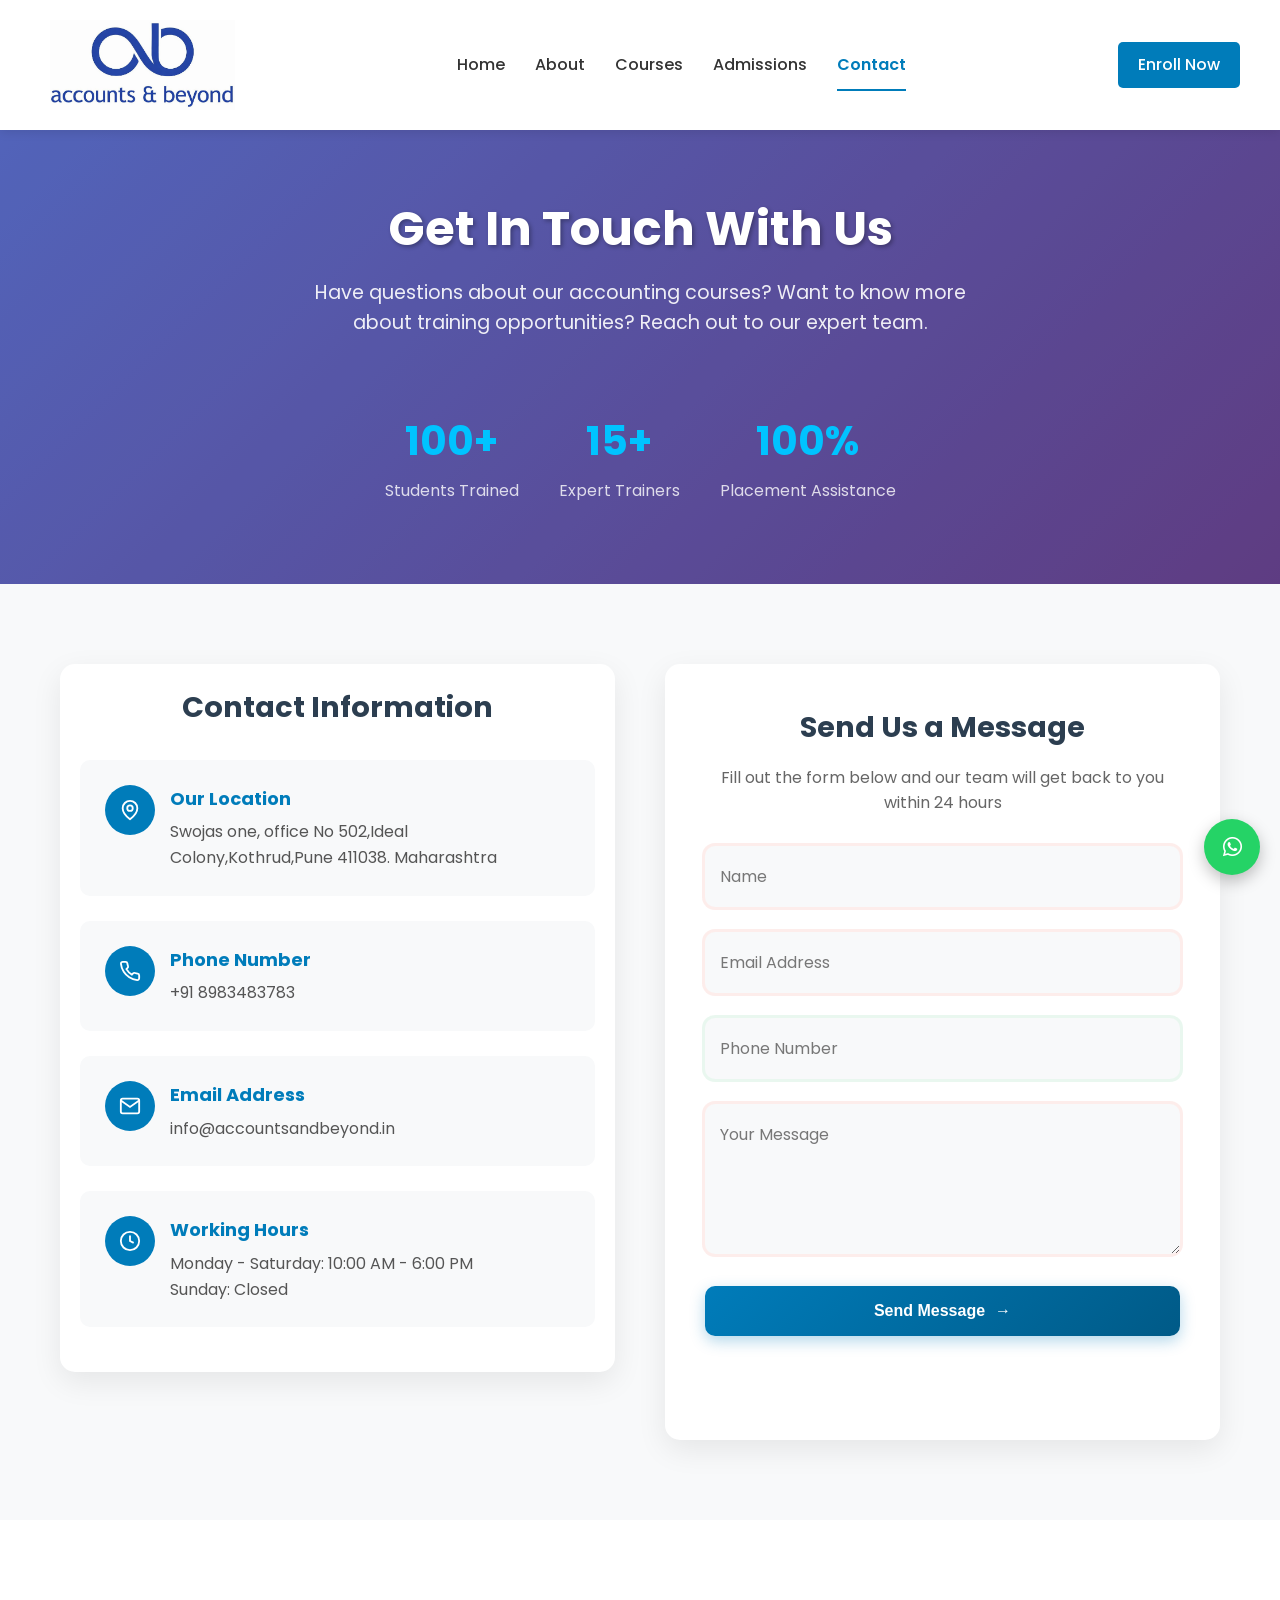
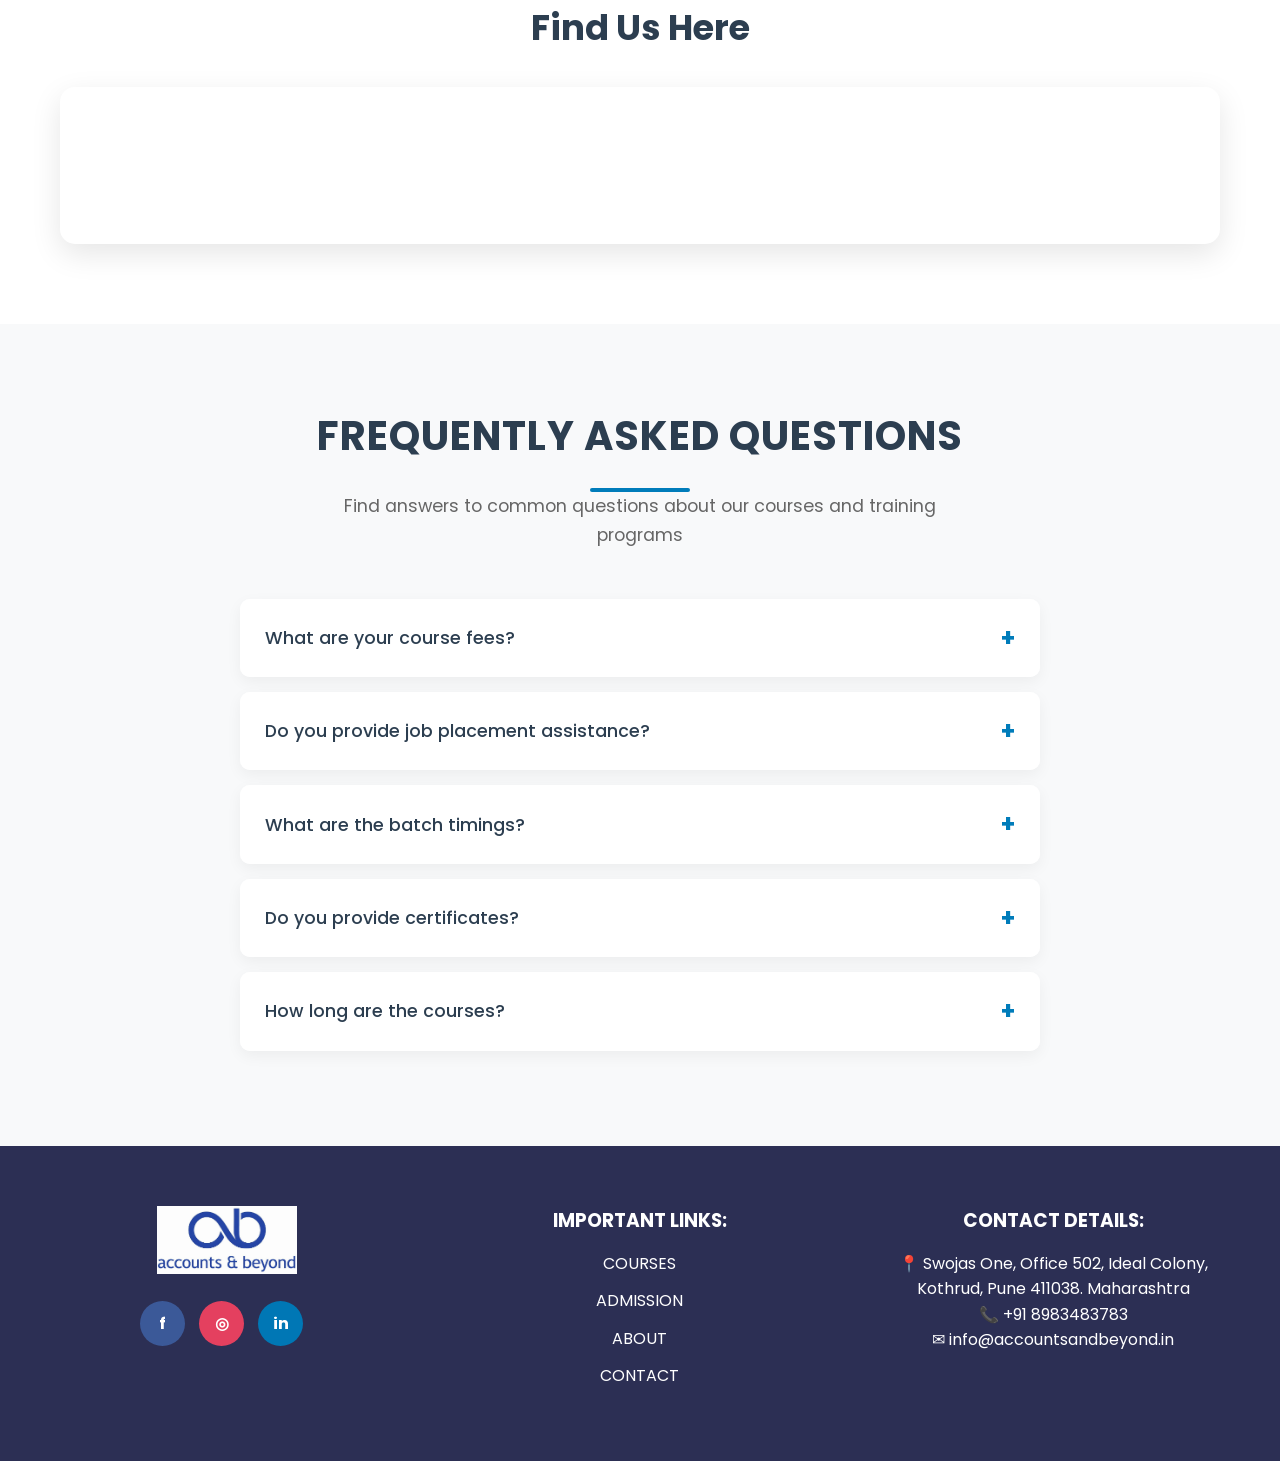
<file: contact.html>
<!DOCTYPE html>
<html lang="en">
<head>
    <meta charset="UTF-8">
    <meta name="viewport" content="width=device-width, initial-scale=1.0, maximum-scale=5.0, user-scalable=yes">
    <meta name="description" content="Contact accounts & beyond - Get in touch for accounting training courses in Pune">
    <meta name="keywords" content="contact, accounting training, tally prime, excel, gst, pune, courses">
    <meta name="author" content="accounts & beyond">
    <meta name="theme-color" content="#007cba">
    <link rel="icon" type="image/jpeg" href="logo.jpeg">
    
    <title>Contact Us - accounts & beyond Institute</title>
    <link rel="stylesheet" href="style.css?v=20260401">
    <link rel="preconnect" href="https://fonts.googleapis.com">
    <link rel="preconnect" href="https://fonts.gstatic.com" crossorigin>
    <link href="https://fonts.googleapis.com/css2?family=Poppins:wght@300;400;500;600;700&display=swap" rel="stylesheet">
</head>

<body>
    <!-- Scroll Progress Bar -->
    <div class="scroll-progress-container">
        <div class="scroll-progress"></div>
    </div>
    
    <!-- ===== NAVBAR ===== -->
    <header>
        <nav class="nav">
            <div class="logo">
                <img src="Image/logo.jpeg" alt="accounts & beyond Logo">
            </div>

            <ul class="menu">
                <li><a href="index.html">Home</a></li>
                <li><a href="about.html">About</a></li>
                <li><a href="courses.html">Courses</a></li>
                <li><a href="admissions.html">Admissions</a></li>
                <li><a href="contact.html" class="active">Contact</a></li>
            </ul>

            <a href="admissions.html" class="btn primary-btn">Enroll Now</a>

            <div class="hamburger" onclick="toggleMenu()">☰</div>
        </nav>
    </header>

    <!-- ===== CONTACT HERO ===== -->
    <section class="contact-hero">
        <div class="container">
            <div class="hero-content fade-in-up">
                <h1>Get In Touch With Us</h1>
                <p>Have questions about our accounting courses? Want to know more about training opportunities? Reach out to our expert team.</p>
                <div class="hero-stats">
                    <div class="stat-item">
                        <span class="stat-number">100+</span>
                        <span class="stat-label">Students Trained</span>
                    </div>
                    <div class="stat-item">
                        <span class="stat-number">15+</span>
                        <span class="stat-label">Expert Trainers</span>
                    </div>
                    <div class="stat-item">
                        <span class="stat-number">100%</span>
                        <span class="stat-label">Placement Assistance</span>
                    </div>
                </div>
            </div>
        </div>
    </section>

    <!-- ===== CONTACT MAIN ===== -->
    <section class="contact-main">
        <div class="container">
            <div class="contact-wrapper">
                <!-- Contact Information -->
                <div class="contact-info">
                    <h2>Contact Information</h2>
                    
                    <div class="info-card">
                        <div class="info-icon">
                            <svg xmlns="http://www.w3.org/2000/svg" width="24" height="24" viewBox="0 0 24 24" fill="none" stroke="currentColor" stroke-width="2">
                                <path d="M20 10c0 6-8 12-8 12s-8-6-8-12a8 8 0 0 1 16 0z"></path>
                                <circle cx="12" cy="10" r="3"></circle>
                            </svg>
                        </div>
                        <div class="info-content">
                            <h3>Our Location</h3>
                            <p>Swojas one, office No 502,Ideal Colony,Kothrud,Pune 411038. Maharashtra</p>
                        </div>
                    </div>
                    
                    <div class="info-card">
                        <div class="info-icon">
                            <svg xmlns="http://www.w3.org/2000/svg" width="24" height="24" viewBox="0 0 24 24" fill="none" stroke="currentColor" stroke-width="2">
                                <path d="M22 16.92v3a2 2 0 0 1-2.18 2 19.79 19.79 0 0 1-8.63-3.07 19.5 19.5 0 0 1-6-6 19.79 19.79 0 0 1-3.07-8.67A2 2 0 0 1 4.11 2h3a2 2 0 0 1 2 1.72 12.84 12.84 0 0 0 .7 2.81 2 2 0 0 1-.45 2.11L8.09 9.91a16 16 0 0 0 6 6l1.27-1.27a2 2 0 0 1 2.11-.45 12.84 12.84 0 0 0 2.81.7A2 2 0 0 1 22 16.92z"></path>
                            </svg>
                        </div>
                        <div class="info-content">
                            <h3>Phone Number</h3>
                            <p>+91 8983483783</p>
                        </div>
                    </div>
                    
                    <div class="info-card">
                        <div class="info-icon">
                            <svg xmlns="http://www.w3.org/2000/svg" width="24" height="24" viewBox="0 0 24 24" fill="none" stroke="currentColor" stroke-width="2">
                                <path d="M4 4h16c1.1 0 2 .9 2 2v12c0 1.1-.9 2-2 2H4c-1.1 0-2-.9-2-2V6c0-1.1.9-2 2-2z"></path>
                                <polyline points="22,6 12,13 2,6"></polyline>
                            </svg>
                        </div>
                        <div class="info-content">
                            <h3>Email Address</h3>
                            <p>info@accountsandbeyond.in</p>
                        </div>
                        
                    </div>
                    
                    <div class="info-card">
                        <div class="info-icon">
                            <svg xmlns="http://www.w3.org/2000/svg" width="24" height="24" viewBox="0 0 24 24" fill="none" stroke="currentColor" stroke-width="2">
                                <circle cx="12" cy="12" r="10"></circle>
                                <polyline points="12 6 12 12 16 14"></polyline>
                            </svg>
                        </div>
                        <div class="info-content">
                            <h3>Working Hours</h3>
                            <p>Monday - Saturday: 10:00 AM - 6:00 PM</p>
                            <p>Sunday: Closed</p>
                        </div>
                    </div>
                </div>

                <!-- Contact Form -->
                <div class="contact-form-section">
                    <div class="form-wrapper">
                        <h2>Send Us a Message</h2>
                        <p class="form-subtitle">Fill out the form below and our team will get back to you within 24 hours</p>
                        
                        <!-- Web3Forms Integration -->
                        <form id="contactForm" class="enhanced-form">
                            <input type="hidden" name="access_key" value="8e31981f-dcba-4433-bf69-634e5f7017f3">
                            <input type="hidden" name="subject" value="New Contact Submission">
                            <input type="checkbox" name="botcheck" style="display:none">
                            
                            <div class="form-group">
                                <div class="input-wrapper">
                                    <input type="text" name="name" placeholder=" " required>
                                    <label>Name</label>
                                    <div class="input-underline"></div>
                                </div>
                            </div>
                            
                            <div class="form-group">
                                <div class="input-wrapper">
                                    <input type="email" name="email" placeholder=" " required>
                                    <label>Email Address</label>
                                    <div class="input-underline"></div>
                                </div>
                            </div>
                            
                            <div class="form-group">
                                <div class="input-wrapper">
                                    <input type="tel" name="phone" placeholder=" ">
                                    <label>Phone Number</label>
                                    <div class="input-underline"></div>
                                </div>
                            </div>
                            
                            <!-- <div class="form-group">
                                <div class="select-wrapper">
                                    <select name="course" required>
                                        <option value="" disabled selected>Select Course</option>
                                        <option value="Accounting">Accounting</option>
                                        <option value="Tally">Tally</option>
                                        <option value="Excel">Excel</option>
                                        <option value="GST">GST</option>
                                        <option value="Advanced Accounting">Advanced Accounting</option>
                                        <option value="Financial Analysis">Financial Analysis</option>
                                    </select>
                                    <div class="select-underline"></div>
                                </div>
                            </div> -->
                            
                            <div class="form-group">
                                <div class="textarea-wrapper">
                                    <textarea name="message" placeholder=" " required></textarea>
                                    <label>Your Message</label>
                                    <div class="textarea-underline"></div>
                                </div>
                            </div>
                            
                            <button type="submit" class="submit-btn">
                                <span class="btn-text">Send Message</span>
                                <span class="btn-icon">→</span>
                            </button>
                            
                            <p id="result" class="result-message"></p>
                        </form>
                    </div>
                </div>
            </div>
        </div>
    </section>

    <!-- ===== MAP SECTION ===== -->
    <section class="map-section">
        <div class="container">
            <h2>Find Us Here</h2>
            <div class="map-container">
                <iframe 
                    src="https://www.google.com/maps/embed?pb=!1m18!1m12!1m3!1d24214.80764841807!2d73.8240678!3d18.5204303!2m3!1f0!2f0!3f0!3m2!1i1024!2i768!4f13.1!3m3!1m2!1s0x3bc2bf9c6c7a9e7d%3A0x1e3a1b0a0e1e1e1e!2sKothrud%2C%20Pune%2C%20Maharashtra!5e0!3m2!1sen!2sin!4v1640000000000!5m2!1sen!2sin" 
                    width="100%" 
                    height="450" 
                    style="border:0;" 
                    allowfullscreen="" 
                    loading="lazy" 
                    referrerpolicy="no-referrer-when-downgrade">
                </iframe>
            </div>
        </div>
    </section>

    <!-- ===== FAQ SECTION ===== -->
    <section class="faq-section">
        <div class="container">
            <div class="section-header">
                <h2>Frequently Asked Questions</h2>
                <div class="underline"></div>
                <p class="section-subtitle">Find answers to common questions about our courses and training programs</p>
            </div>
            <div class="faq-container">
                <div class="faq-item">
                    <div class="faq-question">
                        <h3>What are your course fees?</h3>
                        <span class="faq-toggle">+</span>
                    </div>
                    <div class="faq-answer">
                        <p>Our course fees vary depending on the program. Please contact us directly for detailed pricing information and current offers. We also provide flexible payment options and scholarship opportunities for deserving candidates.</p>
                    </div>
                </div>
                
                <div class="faq-item">
                    <div class="faq-question">
                        <h3>Do you provide job placement assistance?</h3>
                        <span class="faq-toggle">+</span>
                    </div>
                    <div class="faq-answer">
                        <p>Yes, we provide comprehensive job placement assistance including resume building, interview preparation, and connections with our industry partners.</p>
                    </div>
                </div>
                
                <div class="faq-item">
                    <div class="faq-question">
                        <h3>What are the batch timings?</h3>
                        <span class="faq-toggle">+</span>
                    </div>
                    <div class="faq-answer">
                        <p>We offer flexible batch timings batches to accommodate different schedules. Weekend batches are also available for working professionals.</p>
                    </div>
                </div>
                
                <div class="faq-item">
                    <div class="faq-question">
                        <h3>Do you provide certificates?</h3>
                        <span class="faq-toggle">+</span>
                    </div>
                    <div class="faq-answer">
                        <p>Yes, all our courses come with industry-recognized certificates upon successful completion of the program and final assessment. Our certificates are valued by employers across the industry.</p>
                    </div>
                </div>
                
                <div class="faq-item">
                    <div class="faq-question">
                        <h3>How long are the courses?</h3>
                        <span class="faq-toggle">+</span>
                    </div>
                    <div class="faq-answer">
                        <p>Course duration varies from 2 months to 6 months depending on the program. We offer both fast-track and regular batches to suit different learning preferences and schedules.</p>
                    </div>
                </div>
                
                <!-- <div class="faq-item">
                    <div class="faq-question">
                        <h3>Do you offer online classes?</h3>
                        <span class="faq-toggle">+</span>
                    </div>
                    <div class="faq-answer">
                        <p>Yes, we offer both offline and online classes with live interactive sessions. Our online platform provides the same quality education with additional benefits like recorded sessions and 24/7 doubt support.</p>
                    </div>
                </div> -->
            </div>
        </div>
    </section>

    <!-- ===== FOOTER ===== -->
   <footer class="footer">
  <div class="footer-container">

    <!-- LEFT -->
    <div class="footer-col">
        
      <img src="Image/logo.jpeg" class="footer-logo" alt="logo">

      <div class="social">
        <a href="https://www.facebook.com/profile.php?id=61578359521115" class="fb">f</a>
        <a href="https://www.instagram.com/accountsandbeyond/" class="ig">◎</a>
        <a href="https://www.linkedin.com/company/accountsandbeyond/" class="in">in</a>
      </div>

   
    </div>

    <!-- CENTER -->
    <div class="footer-col">
      <h3>IMPORTANT LINKS:</h3>
      <ul class="footer-links">
        <li><a href="courses.html">COURSES</a></li>
        <li><a href="admissions.html">ADMISSION</a></li>
        <li><a href="about.html">ABOUT</a></li>
        <li><a href="contact.html">CONTACT</a></li>
      </ul>
    </div>

    <!-- RIGHT -->
    <div class="footer-col">
      <h3>CONTACT DETAILS:</h3>

      <p>📍 Swojas One, Office 502, Ideal Colony, Kothrud, Pune 411038. Maharashtra</p>
      <p>📞 +91 8983483783</p>
      <p>✉ info@accountsandbeyond.in</p>

      <!-- <h3 class="follow">FOLLOW US:</h3>

      <div class="social">
        <a href="https://www.facebook.com/profile.php?id=61578359521115" class="fb">f</a>
        <a href="https://www.instagram.com/accountsandbeyond/" class="ig">◎</a>
        <a href="https://www.linkedin.com/company/accountsandbeyond/" class="in">in</a>
      </div> -->
    </div>

  </div>

  <!-- Floating Whatsapp -->
  <!-- Font Awesome -->
<link rel="stylesheet"
 href="https://cdnjs.cloudflare.com/ajax/libs/font-awesome/6.5.0/css/all.min.css"/>

<div class="floating-contact">

  <!-- Call FIRST -->


  <!-- WhatsApp SECOND -->
  <a href="https://wa.me/918983483783" target="_blank" class="float-btn whatsapp">
    <i class="fa-brands fa-whatsapp"></i>
  </a>

</footer>

    <button id="backToTop" class="back-to-top">↑</button>

    <script src="script.js?v=20260401"></script>
    <script src="contact.js"></script>
</body>
</html>
</file>
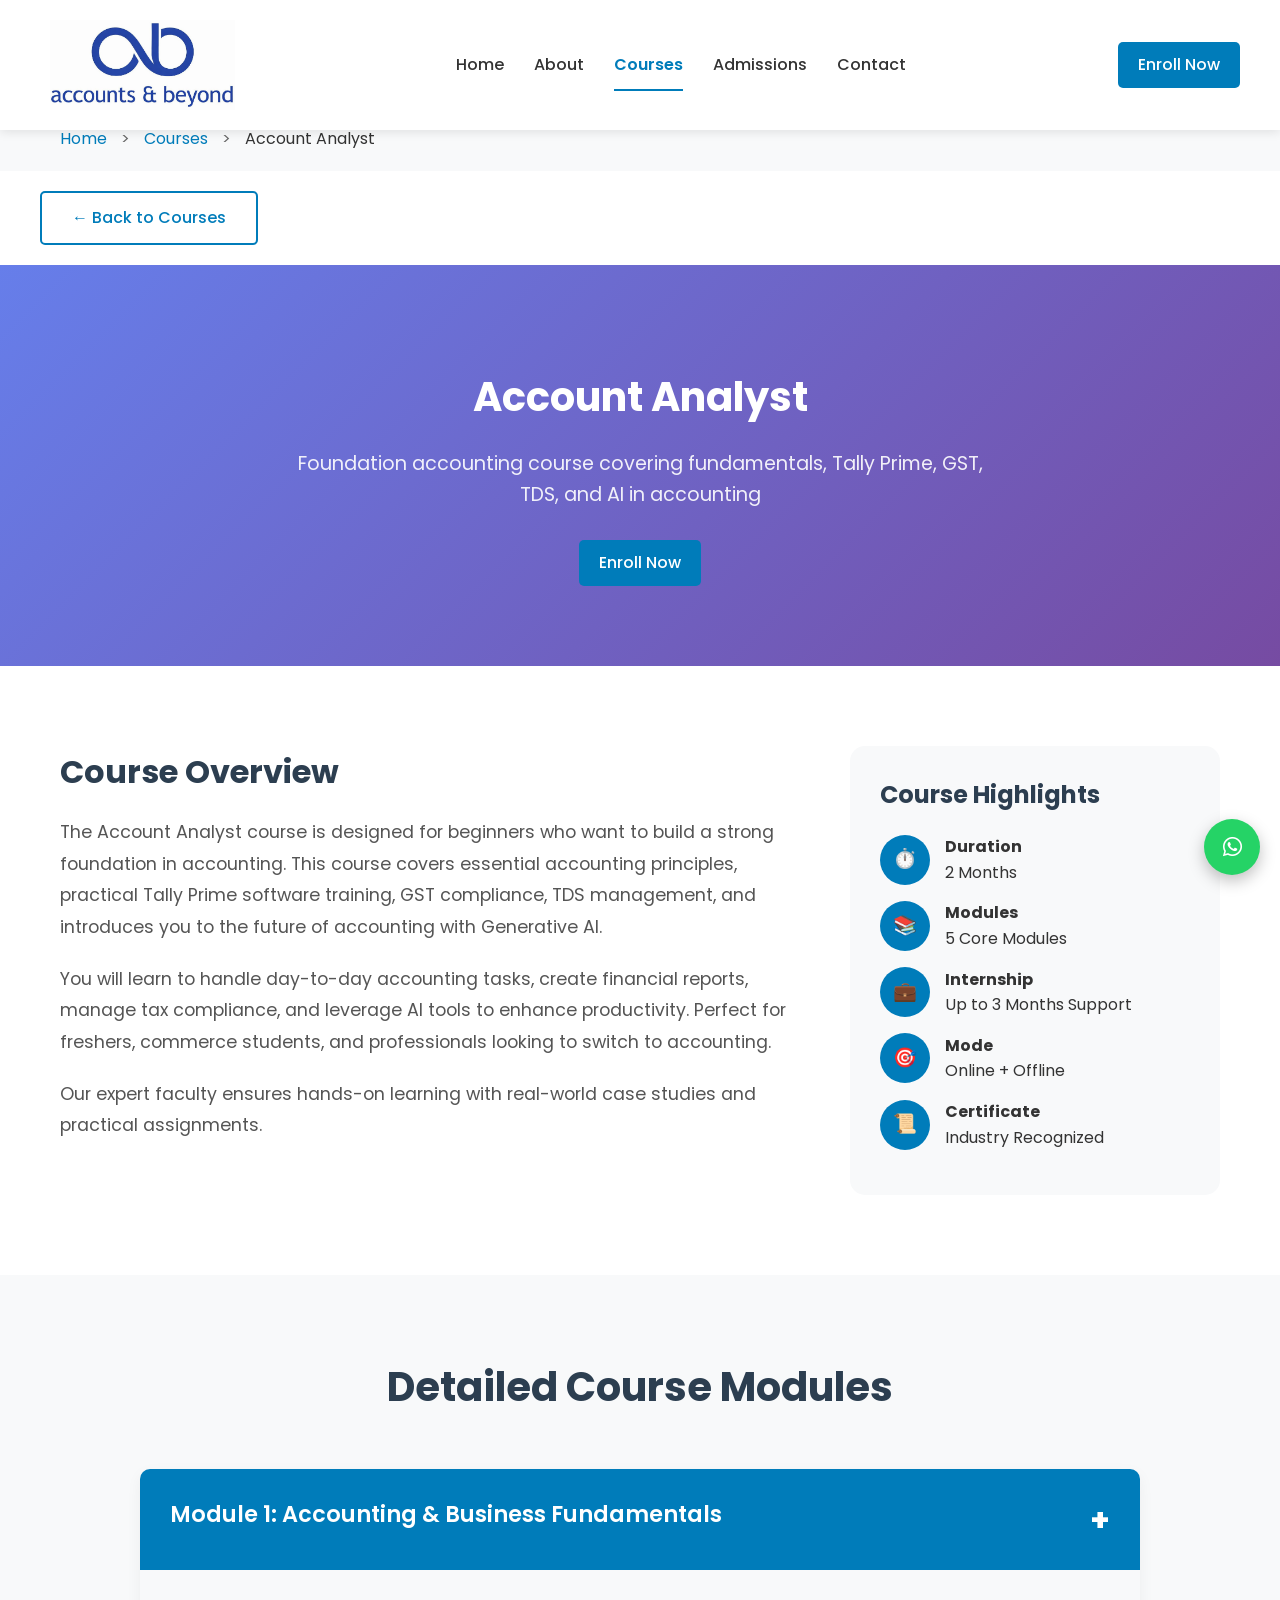
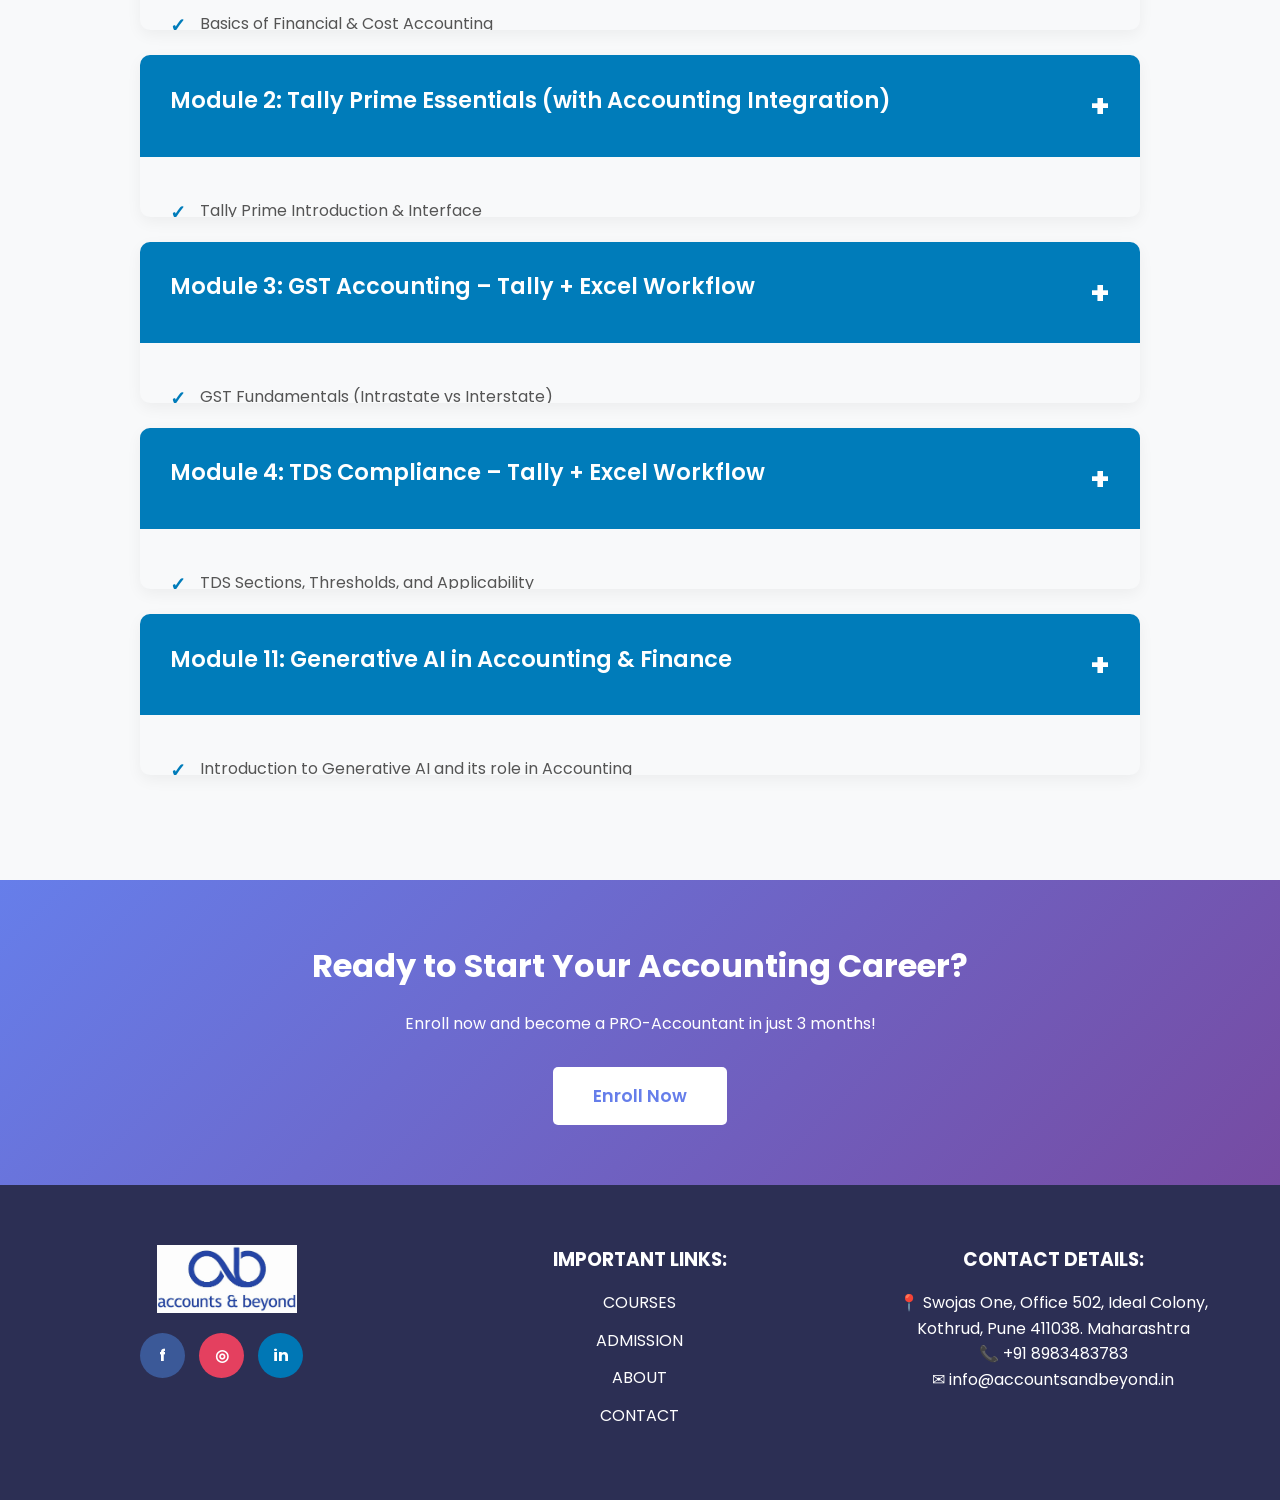
<file: course-detail-1.html>
s<!DOCTYPE html>
<html lang="en">
<head>
    <meta charset="UTF-8">
    <meta name="viewport" content="width=device-width, initial-scale=1.0, maximum-scale=5.0, user-scalable=yes">
    <meta name="description" content="Practical Accounting with Tally Prime - Complete course details at accounts & beyond">
    <meta name="keywords" content="accounting course, tally prime, practical accounting, GST training, TDS training">
    <meta name="author" content="accounts & beyond">
    <meta name="theme-color" content="#007cba">
    <link rel="icon" type="image/jpeg" href="logo.jpeg">
    
    <title>Practical Accounting with Tally Prime - accounts & beyond</title>
    <link rel="stylesheet" href="style.css?v=20260401">
    <link rel="preconnect" href="https://fonts.googleapis.com">
    <link rel="preconnect" href="https://fonts.gstatic.com" crossorigin>
    <link href="https://fonts.googleapis.com/css2?family=Poppins:wght@300;400;500;600;700&display=swap" rel="stylesheet">
    <style>
        .course-detail-hero {
            background: linear-gradient(135deg, #667eea 0%, #764ba2 100%);
            padding: 100px 0 80px;
            color: white;
            text-align: center;
        }
        
        .course-detail-hero h1 {
            font-size: 2.5rem;
            margin-bottom: 20px;
        }
        
        .course-detail-hero p {
            font-size: 1.2rem;
            max-width: 700px;
            margin: 0 auto 30px;
            opacity: 0.9;
        }
        
        .course-overview {
            padding: 80px 0;
            background: white;
        }
        
        .course-overview-grid {
            display: grid;
            grid-template-columns: 2fr 1fr;
            gap: 50px;
            max-width: 1200px;
            margin: 0 auto;
        }
        
        .course-info h2 {
            font-size: 2rem;
            color: #2c3e50;
            margin-bottom: 20px;
        }
        
        .course-info p {
            font-size: 1.1rem;
            line-height: 1.8;
            color: #555;
            margin-bottom: 20px;
        }
        
        .course-highlights {
            background: #f8f9fa;
            padding: 30px;
            border-radius: 15px;
        }
        
        .course-highlights h3 {
            font-size: 1.5rem;
            color: #2c3e50;
            margin-bottom: 20px;
        }
        
        .highlight-item {
            display: flex;
            align-items: center;
            gap: 15px;
            margin-bottom: 15px;
        }
        
        .highlight-icon {
            width: 50px;
            height: 50px;
            background: #007cba;
            border-radius: 50%;
            display: flex;
            align-items: center;
            justify-content: center;
            color: white;
            font-size: 1.2rem;
        }
        
        .course-modules-detail {
            padding: 80px 0;
            background: #f8f9fa;
        }
        
        .course-modules-detail h2 {
            text-align: center;
            font-size: 2.5rem;
            color: #2c3e50;
            margin-bottom: 50px;
        }
        
        .module-detail-card {
            background: white;
            padding: 30px;
            border-radius: 15px;
            margin-bottom: 25px;
            box-shadow: 0 5px 15px rgba(0,0,0,0.05);
        }
        
        .module-detail-card h3 {
            color: #007cba;
            font-size: 1.3rem;
            margin-bottom: 15px;
        }
        
        .module-detail-card ul {
            list-style: none;
            padding: 0;
        }
        
        .module-detail-card ul li {
            padding: 8px 0 8px 25px;
            position: relative;
            color: #555;
        }
        
        .module-detail-card ul li:before {
            content: "✓";
            position: absolute;
            left: 0;
            color: #27ae60;
            font-weight: bold;
        }
        
        .course-cta {
            padding: 60px 0;
            background: linear-gradient(135deg, #667eea 0%, #764ba2 100%);
            text-align: center;
            color: white;
        }
        
        .course-cta h2 {
            font-size: 2rem;
            margin-bottom: 20px;
        }
        
        .course-cta .btn {
            background: white;
            color: #667eea;
            padding: 15px 40px;
            font-size: 1.1rem;
            font-weight: 600;
        }
        
        .breadcrumb {
            padding: 20px 0;
            background: #f8f9fa;
        }
        
        .breadcrumb a {
            color: #007cba;
            text-decoration: none;
        }
        
        .breadcrumb span {
            color: #666;
            margin: 0 10px;
        }
        
        @media (max-width: 768px) {
            .course-overview-grid {
                grid-template-columns: 1fr;
            }
            
            .course-detail-hero h1 {
                font-size: 1.8rem;
            }
        }
    </style>
</head>
<body>
    <!-- Scroll Progress Bar -->
    <div class="scroll-progress-container">
        <div class="scroll-progress"></div>
    </div>
    
    <!-- ===== NAVBAR ===== -->
    <header>
        <nav class="nav">
            <div class="logo">
                <img src="Image/logo.jpeg" alt="accounts & beyond Logo">
            </div>

            <ul class="menu">
                <li><a href="index.html">Home</a></li>
                <li><a href="about.html">About</a></li>
                <li><a href="courses.html" class="active">Courses</a></li>
                <li><a href="admissions.html">Admissions</a></li>
                <li><a href="contact.html">Contact</a></li>
            </ul>

            <a href="admissions.html" class="btn primary-btn">Enroll Now</a>

            <div class="hamburger" onclick="toggleMenu()">☰</div>
        </nav>
    </header>

    <!-- ===== BREADCRUMB ===== -->
    <section class="breadcrumb">
        <div class="container">
            <a href="index.html">Home</a> <span>></span> <a href="courses.html">Courses</a> <span>></span> Account Analyst
        </div>
    </section>

    <!-- ===== BACK BUTTON ===== -->
    <div class="container" style="padding: 20px 0;">
        <a href="courses.html" class="btn secondary-btn" style="display: inline-flex; align-items: center; gap: 8px;">
            ← Back to Courses
        </a>
    </div>

    <!-- ===== COURSE DETAIL HERO ===== -->
    <section class="course-detail-hero">
        <div class="container">
            <h1>Account Analyst</h1>
            <p>Foundation accounting course covering fundamentals, Tally Prime, GST, TDS, and AI in accounting</p>
            <a href="admissions.html" class="btn primary-btn">Enroll Now</a>
        </div>
    </section>

    <!-- ===== COURSE OVERVIEW ===== -->
    <section class="course-overview">
        <div class="container">
            <div class="course-overview-grid">
                <div class="course-info">
                    <h2>Course Overview</h2>
                    <p>The Account Analyst course is designed for beginners who want to build a strong foundation in accounting. This course covers essential accounting principles, practical Tally Prime software training, GST compliance, TDS management, and introduces you to the future of accounting with Generative AI.</p>
                    <p>You will learn to handle day-to-day accounting tasks, create financial reports, manage tax compliance, and leverage AI tools to enhance productivity. Perfect for freshers, commerce students, and professionals looking to switch to accounting.</p>
                    <p>Our expert faculty ensures hands-on learning with real-world case studies and practical assignments.</p>
                </div>
                <div class="course-highlights">
                    <h3>Course Highlights</h3>
                    <div class="highlight-item">
                        <div class="highlight-icon">⏱️</div>
                        <div>
                            <strong>Duration</strong><br>
                            2 Months
                        </div>
                    </div>
                    <div class="highlight-item">
                        <div class="highlight-icon">📚</div>
                        <div>
                            <strong>Modules</strong><br>
                            5 Core Modules
                        </div>
                    </div>
                    <div class="highlight-item">
                        <div class="highlight-icon">💼</div>
                        <div>
                            <strong>Internship</strong><br>
                            Up to 3 Months Support
                        </div>
                    </div>
                    <div class="highlight-item">
                        <div class="highlight-icon">🎯</div>
                        <div>
                            <strong>Mode</strong><br>
                            Online + Offline
                        </div>
                    </div>
                    <div class="highlight-item">
                        <div class="highlight-icon">📜</div>
                        <div>
                            <strong>Certificate</strong><br>
                            Industry Recognized
                        </div>
                    </div>
                </div>
            </div>
        </div>
    </section>

    <!-- ===== COURSE MODULES ===== -->
    <section class="course-modules-detail">
        <div class="container">
            <h2>Detailed Course Modules</h2>
            
            <div class="modules-container">
                <!-- Module 1 -->
                <div class="module">
                    <div class="module-header" onclick="toggleModule(this)">
                        <h3>Module 1: Accounting & Business Fundamentals</h3>
                        <span class="module-toggle">+</span>
                    </div>
                    <div class="module-content">
                        <ul>
                            <li>Basics of Financial & Cost Accounting</li>
                            <li>Journal / Accounting Concepts</li>
                            <li>Capital vs Revenue Transactions</li>
                            <li>Accounting Documents (Invoices, Receipts, Vouchers)</li>
                            <li>Accounting Cycle & Final Accounts Overview</li>
                            <li>Manual Entry vs Software Entry: Bridging the Gap</li>
                        </ul>
                    </div>
                </div>
                
                <!-- Module 2 -->
                <div class="module">
                    <div class="module-header" onclick="toggleModule(this)">
                        <h3>Module 2: Tally Prime Essentials (with Accounting Integration)</h3>
                        <span class="module-toggle">+</span>
                    </div>
                    <div class="module-content">
                        <ul>
                            <li>Tally Prime Introduction & Interface</li>
                            <li>Company Creation & Configuration</li>
                            <li>Ledger and Group Creation (Accounting & Statutory)</li>
                            <li>Voucher Types – Accounting & Inventory</li>
                            <li>Chart of Accounts in Tally</li>
                            <li>Bill-wise Transactions (Accounts Receivable / Payable)</li>
                            <li>BRS – Manual & Tally-based</li>
                        </ul>
                    </div>
                </div>
                
                <!-- Module 3 -->
                <div class="module">
                    <div class="module-header" onclick="toggleModule(this)">
                        <h3>Module 3: GST Accounting – Tally + Excel Workflow</h3>
                        <span class="module-toggle">+</span>
                    </div>
                    <div class="module-content">
                        <ul>
                            <li>GST Fundamentals (Intrastate vs Interstate)</li>
                            <li>GST Master Setup in Tally</li>
                            <li>GST Entries: Purchase, Sales, Credit/Debit Notes</li>
                            <li>GST Adjustment Entries</li>
                            <li>GST Reports & Return Summary (Tally)</li>
                            <li>GST Filing Prep using Excel Templates</li>
                        </ul>
                    </div>
                </div>
                
                <!-- Module 4 -->
                <div class="module">
                    <div class="module-header" onclick="toggleModule(this)">
                        <h3>Module 4: TDS Compliance – Tally + Excel Workflow</h3>
                        <span class="module-toggle">+</span>
                    </div>
                    <div class="module-content">
                        <ul>
                            <li>TDS Sections, Thresholds, and Applicability</li>
                            <li>TDS Configuration in Tally</li>
                            <li>TDS Deduction Entries (Contractor, Rent, Professional Fees)</li>
                            <li>TDS Payable Ledger, Payment Vouchers</li>
                            <li>TDS Certificates and Reports in Tally</li>
                            <li>TDS Computation Sheet in Excel (Auto Calculation with Formulas)</li>
                        </ul>
                    </div>
                </div>
                
                <!-- Module 11 -->
                <div class="module">
                    <div class="module-header" onclick="toggleModule(this)">
                        <h3>Module 11: Generative AI in Accounting & Finance</h3>
                        <span class="module-toggle">+</span>
                    </div>
                    <div class="module-content">
                        <ul>
                            <li>Introduction to Generative AI and its role in Accounting</li>
                            <li>AI-powered Data Entry Automation & Error Detection</li>
                            <li>Using AI to Generate Financial Narratives & Reports</li>
                            <li>Automating Reconciliation & Anomaly Detection with AI</li>
                            <li>AI-assisted GST and TDS Compliance Insights</li>
                            <li>Creating AI-driven Excel Models for Forecasting & Budgeting</li>
                            <li>Chatbot Integration for Query Resolution on Accounting Data</li>
                            <li>Ethical and Security Considerations of AI in Finance</li>
                        </ul>
                    </div>
                </div>
            </div>
        </div>
    </section>

    <!-- ===== COURSE CTA ===== -->
    <section class="course-cta">
        <div class="container">
            <h2>Ready to Start Your Accounting Career?</h2>
            <p style="margin-bottom: 30px;">Enroll now and become a PRO-Accountant in just 3 months!</p>
            <a href="admissions.html" class="btn primary-btn">Enroll Now</a>
        </div>
    </section>

    <!-- ===== FOOTER ===== -->
    <footer class="footer">
        <div class="footer-container">
            <div class="footer-col">
                <img src="Image/logo.jpeg" class="footer-logo" alt="logo">
                <div class="social">
                    <a href="https://www.facebook.com/profile.php?id=61578359521115" class="fb">f</a>
                    <a href="https://www.instagram.com/accountsandbeyond/" class="ig">◎</a>
                    <a href="https://www.linkedin.com/company/accountsandbeyond/" class="in">in</a>
                </div>
            </div>
            <div class="footer-col">
                <h3>IMPORTANT LINKS:</h3>
                <ul class="footer-links">
                    <li><a href="courses.html">COURSES</a></li>
                    <li><a href="admissions.html">ADMISSION</a></li>
                    <li><a href="about.html">ABOUT</a></li>
                    <li><a href="contact.html">CONTACT</a></li>
                </ul>
            </div>
            <div class="footer-col">
                <h3>CONTACT DETAILS:</h3>
                <p>📍 Swojas One, Office 502, Ideal Colony, Kothrud, Pune 411038. Maharashtra</p>
                <p>📞 +91 8983483783</p>
                <p>✉ info@accountsandbeyond.in</p>
            </div>
        </div>

        <link rel="stylesheet" href="https://cdnjs.cloudflare.com/ajax/libs/font-awesome/6.5.0/css/all.min.css"/>
        <div class="floating-contact">
            <a href="https://wa.me/918983483783" target="_blank" class="float-btn whatsapp">
                <i class="fa-brands fa-whatsapp"></i>
            </a>
        </div>
    </footer>

    <button id="backToTop" class="back-to-top">↑</button>
    <script src="script.js?v=20260401"></script>
</body>
</html>
</file>
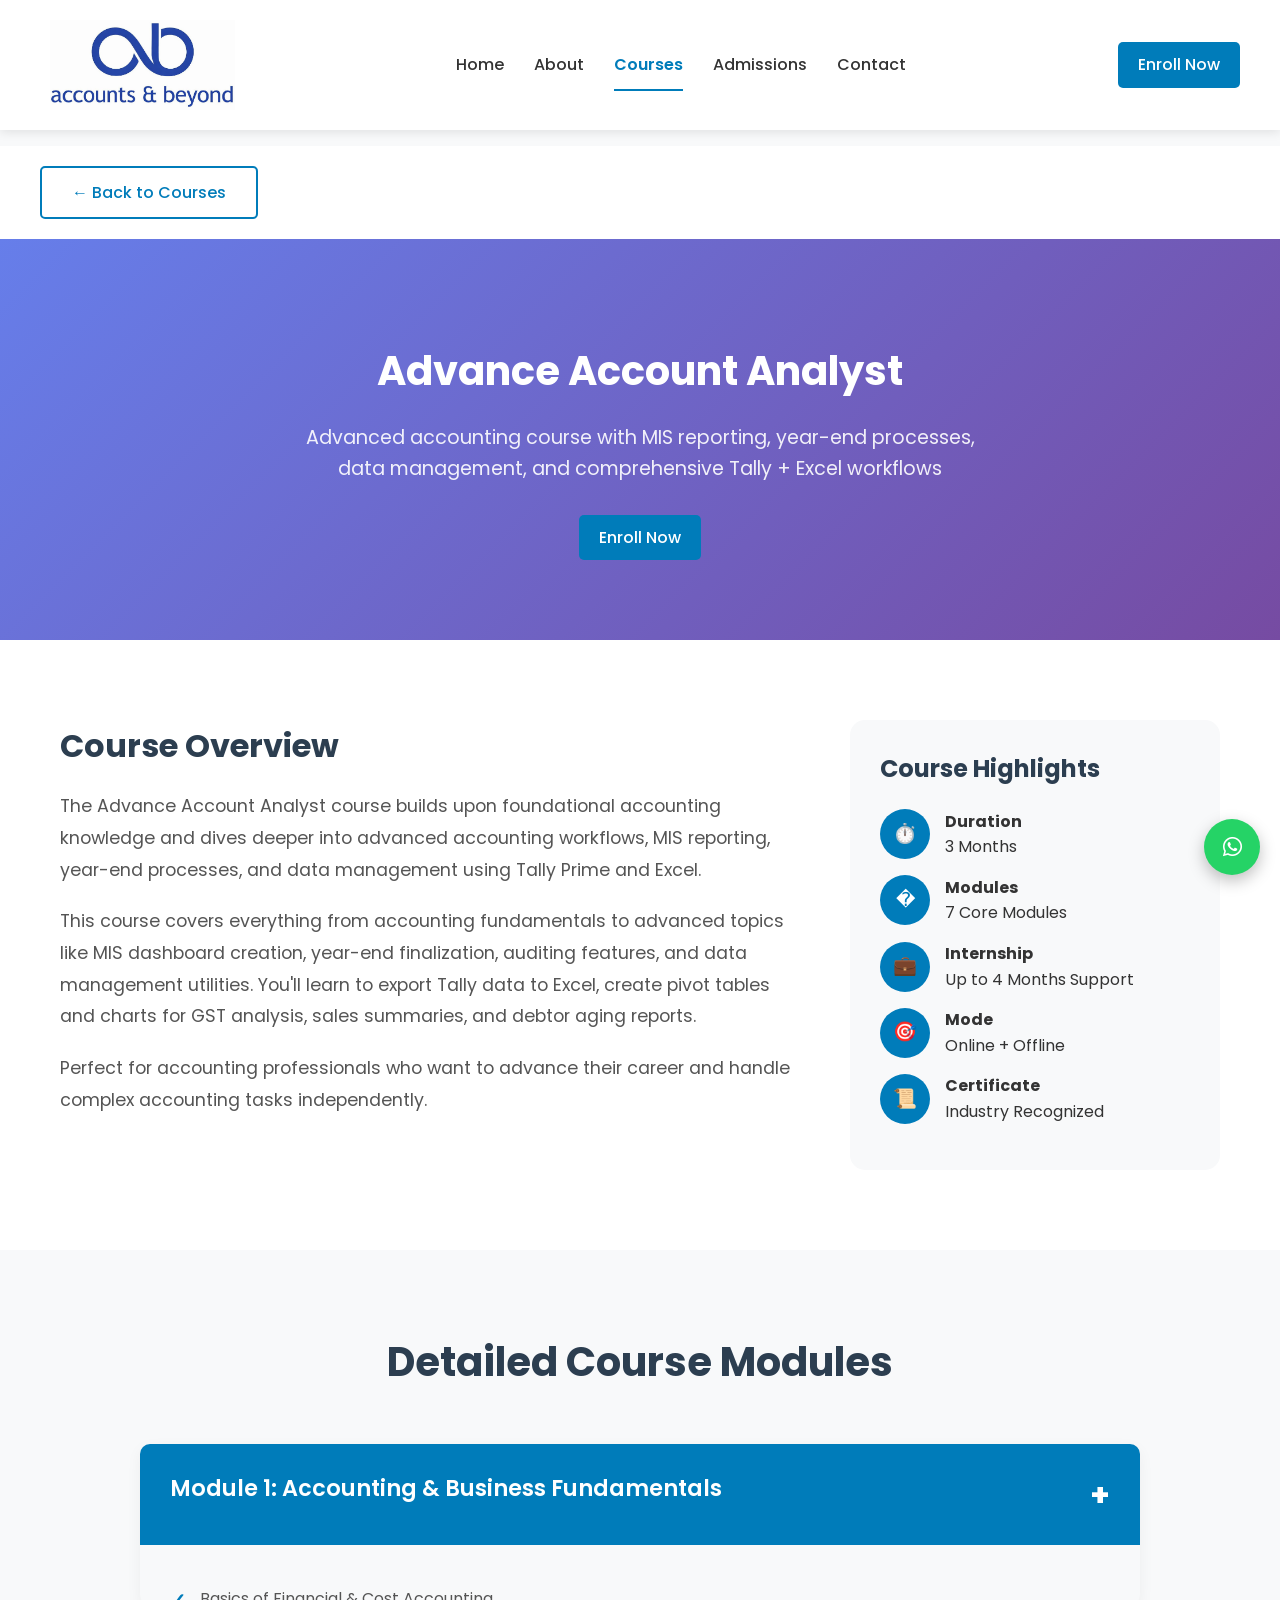
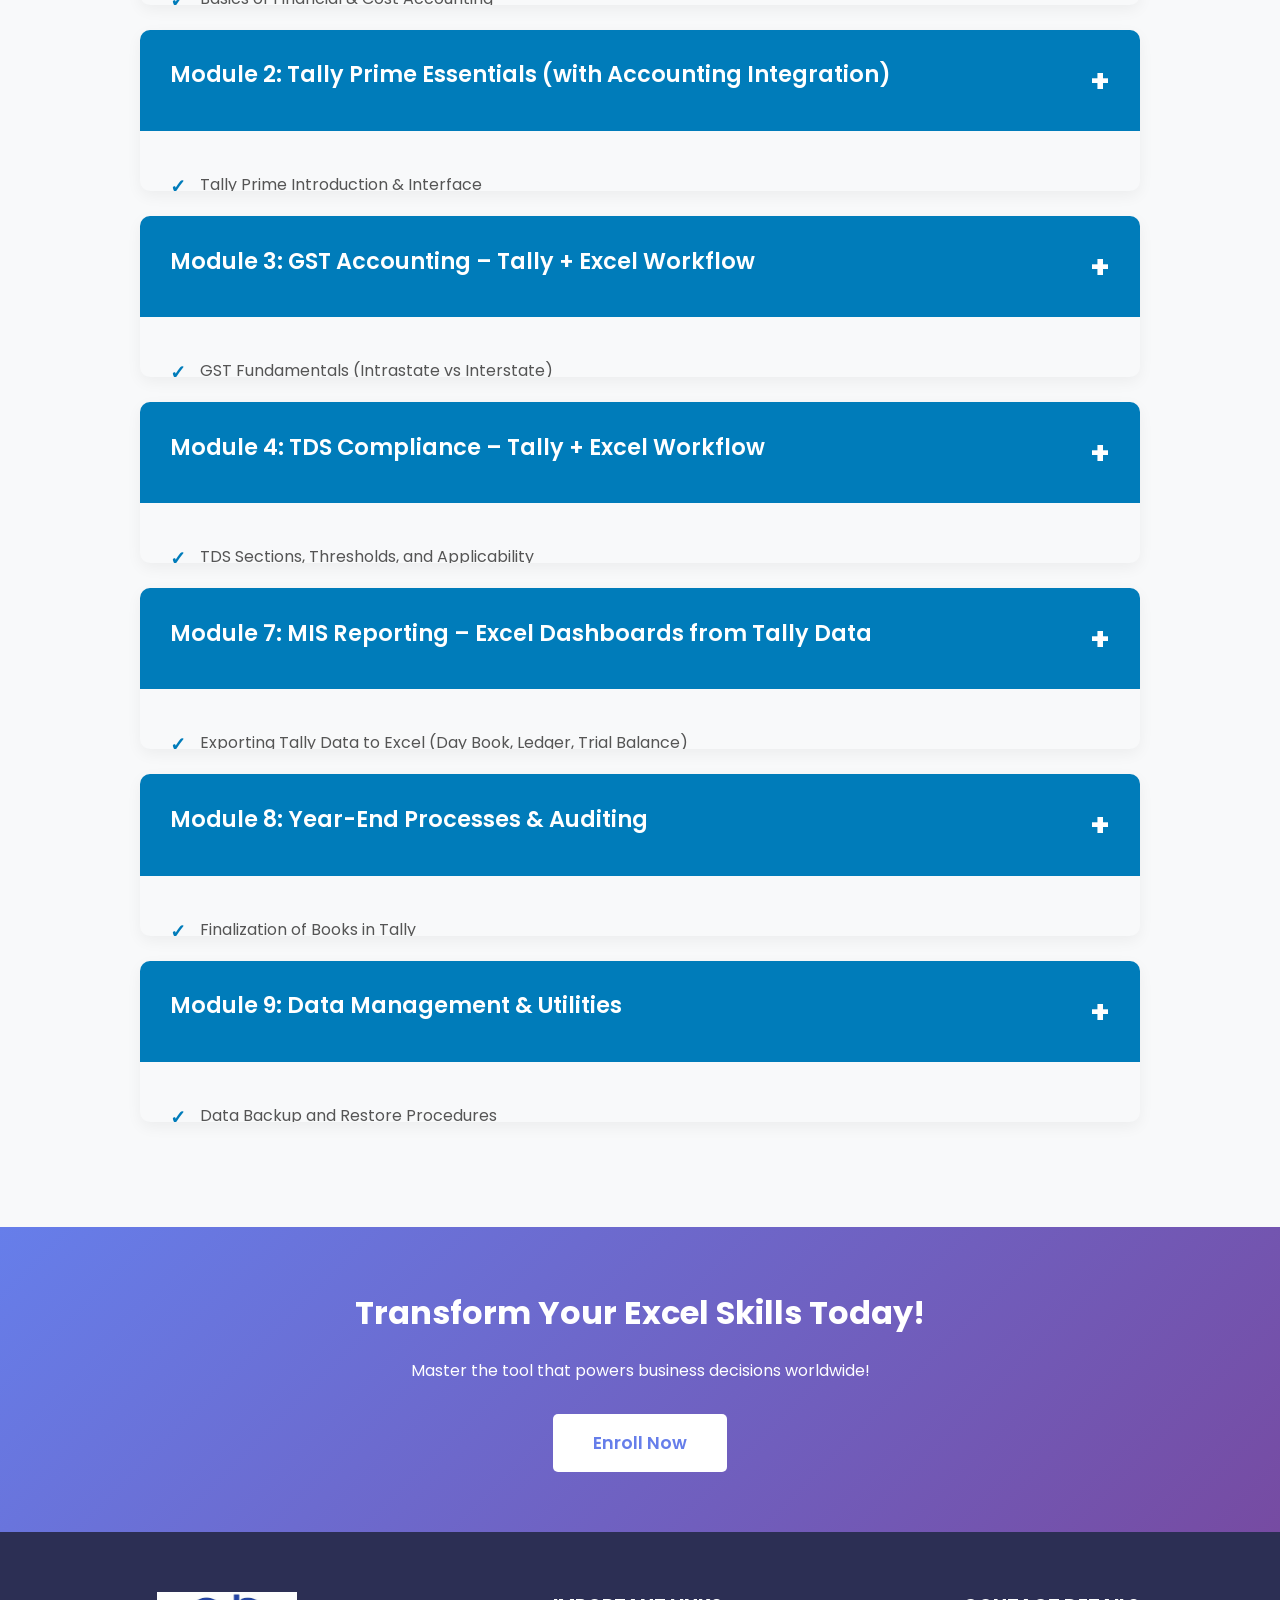
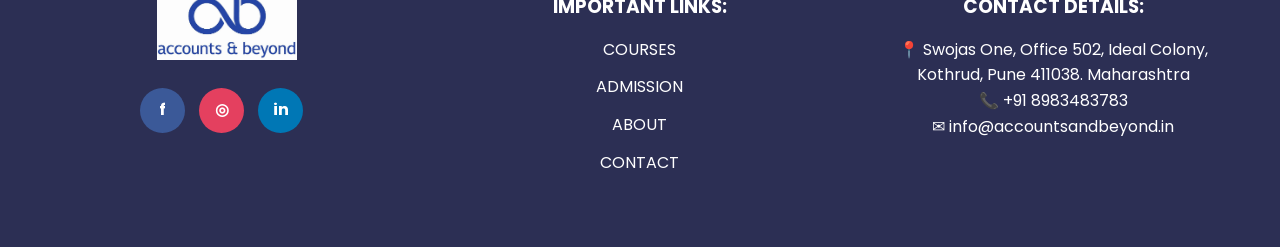
<file: course-detail-2.html>
<!DOCTYPE html>
<html lang="en">
<head>
    <meta charset="UTF-8">
    <meta name="viewport" content="width=device-width, initial-scale=1.0, maximum-scale=5.0, user-scalable=yes">
    <meta name="description" content="Advanced Excel & MIS Reporting - Complete course details at accounts & beyond">
    <meta name="keywords" content="excel course, MIS reporting, data analysis, excel training, pivot tables">
    <meta name="author" content="accounts & beyond">
    <meta name="theme-color" content="#007cba">
    <link rel="icon" type="image/jpeg" href="logo.jpeg">
    
    <title>Advance Account Analyst - accounts & beyond</title>
    <link rel="stylesheet" href="style.css?v=20260401">
    <link rel="preconnect" href="https://fonts.googleapis.com">
    <link rel="preconnect" href="https://fonts.gstatic.com" crossorigin>
    <link href="https://fonts.googleapis.com/css2?family=Poppins:wght@300;400;500;600;700&display=swap" rel="stylesheet">
    <style>
        .course-detail-hero {
            background: linear-gradient(135deg, #667eea 0%, #764ba2 100%);
            padding: 100px 0 80px;
            color: white;
            text-align: center;
        }
        
        .course-detail-hero h1 {
            font-size: 2.5rem;
            margin-bottom: 20px;
        }
        
        .course-detail-hero p {
            font-size: 1.2rem;
            max-width: 700px;
            margin: 0 auto 30px;
            opacity: 0.9;
        }
        
        .course-overview {
            padding: 80px 0;
            background: white;
        }
        
        .course-overview-grid {
            display: grid;
            grid-template-columns: 2fr 1fr;
            gap: 50px;
            max-width: 1200px;
            margin: 0 auto;
        }
        
        .course-info h2 {
            font-size: 2rem;
            color: #2c3e50;
            margin-bottom: 20px;
        }
        
        .course-info p {
            font-size: 1.1rem;
            line-height: 1.8;
            color: #555;
            margin-bottom: 20px;
        }
        
        .course-highlights {
            background: #f8f9fa;
            padding: 30px;
            border-radius: 15px;
        }
        
        .course-highlights h3 {
            font-size: 1.5rem;
            color: #2c3e50;
            margin-bottom: 20px;
        }
        
        .highlight-item {
            display: flex;
            align-items: center;
            gap: 15px;
            margin-bottom: 15px;
        }
        
        .highlight-icon {
            width: 50px;
            height: 50px;
            background: #007cba;
            border-radius: 50%;
            display: flex;
            align-items: center;
            justify-content: center;
            color: white;
            font-size: 1.2rem;
        }
        
        .course-modules-detail {
            padding: 80px 0;
            background: #f8f9fa;
        }
        
        .course-modules-detail h2 {
            text-align: center;
            font-size: 2.5rem;
            color: #2c3e50;
            margin-bottom: 50px;
        }
        
        .module-detail-card {
            background: white;
            padding: 30px;
            border-radius: 15px;
            margin-bottom: 25px;
            box-shadow: 0 5px 15px rgba(0,0,0,0.05);
        }
        
        .module-detail-card h3 {
            color: #007cba;
            font-size: 1.3rem;
            margin-bottom: 15px;
        }
        
        .module-detail-card ul {
            list-style: none;
            padding: 0;
        }
        
        .module-detail-card ul li {
            padding: 8px 0 8px 25px;
            position: relative;
            color: #555;
        }
        
        .module-detail-card ul li:before {
            content: "✓";
            position: absolute;
            left: 0;
            color: #27ae60;
            font-weight: bold;
        }
        
        .course-cta {
            padding: 60px 0;
            background: linear-gradient(135deg, #667eea 0%, #764ba2 100%);
            text-align: center;
            color: white;
        }
        
        .course-cta h2 {
            font-size: 2rem;
            margin-bottom: 20px;
        }
        
        .course-cta .btn {
            background: white;
            color: #667eea;
            padding: 15px 40px;
            font-size: 1.1rem;
            font-weight: 600;
        }
        
        .breadcrumb {
            padding: 20px 0;
            background: #f8f9fa;
        }
        
        .breadcrumb a {
            color: #007cba;
            text-decoration: none;
        }
        
        .breadcrumb span {
            color: #666;
            margin: 0 10px;
        }
        
        @media (max-width: 768px) {
            .course-overview-grid {
                grid-template-columns: 1fr;
            }
            
            .course-detail-hero h1 {
                font-size: 1.8rem;
            }
        }
    </style>
</head>
<body>
    <!-- Scroll Progress Bar -->
    <div class="scroll-progress-container">
        <div class="scroll-progress"></div>
    </div>
    
    <!-- ===== NAVBAR ===== -->
    <header>
        <nav class="nav">
            <div class="logo">
                <img src="Image/logo.jpeg" alt="accounts & beyond Logo">
            </div>

            <ul class="menu">
                <li><a href="index.html">Home</a></li>
                <li><a href="about.html">About</a></li>
                <li><a href="courses.html" class="active">Courses</a></li>
                <li><a href="admissions.html">Admissions</a></li>
                <li><a href="contact.html">Contact</a></li>
            </ul>

            <a href="admissions.html" class="btn primary-btn">Enroll Now</a>

            <div class="hamburger" onclick="toggleMenu()">☰</div>
        </nav>
    </header>

    <!-- ===== BREADCRUMB ===== -->
    <section class="breadcrumb">
        <div class="container">
            <a href="index.html">Home</a> <span>></span> <a href="courses.html">Courses</a> <span>></span> Advance Account Analyst
        </div>
    </section>

    <!-- ===== BACK BUTTON ===== -->
    <div class="container" style="padding: 20px 0;">
        <a href="courses.html" class="btn secondary-btn" style="display: inline-flex; align-items: center; gap: 8px;">
            ← Back to Courses
        </a>
    </div>

    <!-- ===== COURSE DETAIL HERO ===== -->
    <section class="course-detail-hero">
        <div class="container">
            <h1>Advance Account Analyst</h1>
            <p>Advanced accounting course with MIS reporting, year-end processes, data management, and comprehensive Tally + Excel workflows</p>
            <a href="admissions.html" class="btn primary-btn">Enroll Now</a>
        </div>
    </section>

    <!-- ===== COURSE OVERVIEW ===== -->
    <section class="course-overview">
        <div class="container">
            <div class="course-overview-grid">
                <div class="course-info">
                    <h2>Course Overview</h2>
                    <p>The Advance Account Analyst course builds upon foundational accounting knowledge and dives deeper into advanced accounting workflows, MIS reporting, year-end processes, and data management using Tally Prime and Excel.</p>
                    <p>This course covers everything from accounting fundamentals to advanced topics like MIS dashboard creation, year-end finalization, auditing features, and data management utilities. You'll learn to export Tally data to Excel, create pivot tables and charts for GST analysis, sales summaries, and debtor aging reports.</p>
                    <p>Perfect for accounting professionals who want to advance their career and handle complex accounting tasks independently.</p>
                </div>
                <div class="course-highlights">
                    <h3>Course Highlights</h3>
                    <div class="highlight-item">
                        <div class="highlight-icon">⏱️</div>
                        <div>
                            <strong>Duration</strong><br>
                            3 Months
                        </div>
                    </div>
                    <div class="highlight-item">
                        <div class="highlight-icon">�</div>
                        <div>
                            <strong>Modules</strong><br>
                            7 Core Modules
                        </div>
                    </div>
                    <div class="highlight-item">
                        <div class="highlight-icon">💼</div>
                        <div>
                            <strong>Internship</strong><br>
                            Up to 4 Months Support
                        </div>
                    </div>
                    <div class="highlight-item">
                        <div class="highlight-icon">🎯</div>
                        <div>
                            <strong>Mode</strong><br>
                            Online + Offline
                        </div>
                    </div>
                    <div class="highlight-item">
                        <div class="highlight-icon">📜</div>
                        <div>
                            <strong>Certificate</strong><br>
                            Industry Recognized
                        </div>
                    </div>
                </div>
            </div>
        </div>
    </section>

    <!-- ===== COURSE MODULES ===== -->
    <section class="course-modules-detail">
        <div class="container">
            <h2>Detailed Course Modules</h2>
            
            <div class="modules-container">
                <!-- Module 1 -->
                <div class="module">
                    <div class="module-header" onclick="toggleModule(this)">
                        <h3>Module 1: Accounting & Business Fundamentals</h3>
                        <span class="module-toggle">+</span>
                    </div>
                    <div class="module-content">
                        <ul>
                            <li>Basics of Financial & Cost Accounting</li>
                            <li>Journal / Accounting Concepts</li>
                            <li>Capital vs Revenue Transactions</li>
                            <li>Accounting Documents (Invoices, Receipts, Vouchers)</li>
                            <li>Accounting Cycle & Final Accounts Overview</li>
                            <li>Manual Entry vs Software Entry: Bridging the Gap</li>
                        </ul>
                    </div>
                </div>
                
                <!-- Module 2 -->
                <div class="module">
                    <div class="module-header" onclick="toggleModule(this)">
                        <h3>Module 2: Tally Prime Essentials (with Accounting Integration)</h3>
                        <span class="module-toggle">+</span>
                    </div>
                    <div class="module-content">
                        <ul>
                            <li>Tally Prime Introduction & Interface</li>
                            <li>Company Creation & Configuration</li>
                            <li>Ledger and Group Creation (Accounting & Statutory)</li>
                            <li>Voucher Types – Accounting & Inventory</li>
                            <li>Chart of Accounts in Tally</li>
                            <li>Bill-wise Transactions (Accounts Receivable / Payable)</li>
                            <li>BRS – Manual & Tally-based</li>
                        </ul>
                    </div>
                </div>
                
                <!-- Module 3 -->
                <div class="module">
                    <div class="module-header" onclick="toggleModule(this)">
                        <h3>Module 3: GST Accounting – Tally + Excel Workflow</h3>
                        <span class="module-toggle">+</span>
                    </div>
                    <div class="module-content">
                        <ul>
                            <li>GST Fundamentals (Intrastate vs Interstate)</li>
                            <li>GST Master Setup in Tally</li>
                            <li>GST Entries: Purchase, Sales, Credit/Debit Notes</li>
                            <li>GST Adjustment Entries</li>
                            <li>GST Reports & Return Summary (Tally)</li>
                            <li>GST Filing Prep using Excel Templates</li>
                        </ul>
                    </div>
                </div>
                
                <!-- Module 4 -->
                <div class="module">
                    <div class="module-header" onclick="toggleModule(this)">
                        <h3>Module 4: TDS Compliance – Tally + Excel Workflow</h3>
                        <span class="module-toggle">+</span>
                    </div>
                    <div class="module-content">
                        <ul>
                            <li>TDS Sections, Thresholds, and Applicability</li>
                            <li>TDS Configuration in Tally</li>
                            <li>TDS Deduction Entries (Contractor, Rent, Professional Fees)</li>
                            <li>TDS Payable Ledger, Payment Vouchers</li>
                            <li>TDS Certificates and Reports in Tally</li>
                            <li>TDS Computation Sheet in Excel (Auto Calculation with Formulas)</li>
                        </ul>
                    </div>
                </div>
                
                <!-- Module 7 -->
                <div class="module">
                    <div class="module-header" onclick="toggleModule(this)">
                        <h3>Module 7: MIS Reporting – Excel Dashboards from Tally Data</h3>
                        <span class="module-toggle">+</span>
                    </div>
                    <div class="module-content">
                        <ul>
                            <li>Exporting Tally Data to Excel (Day Book, Ledger, Trial Balance)</li>
                            <li>Creating PivotTables & PivotCharts for:
                                <ul style="margin-left: 20px; margin-top: 5px;">
                                    <li>GST Analysis</li>
                                    <li>Sales Summary by Region/Month</li>
                                    <li>Debtors Aging</li>
                                    <li>Expense Trends</li>
                                </ul>
                            </li>
                            <li>Building Financial Dashboards</li>
                            <li>Ratio Analysis & Graphical Trends</li>
                            <li>Interactive Dashboards using Slicers and Timelines</li>
                        </ul>
                    </div>
                </div>
                
                <!-- Module 8 -->
                <div class="module">
                    <div class="module-header" onclick="toggleModule(this)">
                        <h3>Module 8: Year-End Processes & Auditing</h3>
                        <span class="module-toggle">+</span>
                    </div>
                    <div class="module-content">
                        <ul>
                            <li>Finalization of Books in Tally</li>
                            <li>Adjustments & Provisions</li>
                            <li>Depreciation Entries</li>
                            <li>Trial Balance – Excel & Tally Comparison</li>
                            <li>Audit Features in Tally</li>
                            <li>Auditor's Report Format in Excel</li>
                        </ul>
                    </div>
                </div>
                
                <!-- Module 9 -->
                <div class="module">
                    <div class="module-header" onclick="toggleModule(this)">
                        <h3>Module 9: Data Management & Utilities</h3>
                        <span class="module-toggle">+</span>
                    </div>
                    <div class="module-content">
                        <ul>
                            <li>Data Backup and Restore Procedures</li>
                            <li>User Management and Security Settings</li>
                            <li>Import/Export Data Functions</li>
                            <li>System Maintenance and Optimization</li>
                            <li>Error Detection and Troubleshooting</li>
                            <li>Report Customization and Templates</li>
                        </ul>
                    </div>
                </div>
            </div>
        </div>
    </section>

    <!-- ===== COURSE CTA ===== -->
    <section class="course-cta">
        <div class="container">
            <h2>Transform Your Excel Skills Today!</h2>
            <p style="margin-bottom: 30px;">Master the tool that powers business decisions worldwide!</p>
            <a href="admissions.html" class="btn primary-btn">Enroll Now</a>
        </div>
    </section>

    <!-- ===== FOOTER ===== -->
    <footer class="footer">
        <div class="footer-container">
            <div class="footer-col">
                <img src="Image/logo.jpeg" class="footer-logo" alt="logo">
                <div class="social">
                    <a href="https://www.facebook.com/profile.php?id=61578359521115" class="fb">f</a>
                    <a href="https://www.instagram.com/accountsandbeyond/" class="ig">◎</a>
                    <a href="https://www.linkedin.com/company/accountsandbeyond/" class="in">in</a>
                </div>
            </div>
            <div class="footer-col">
                <h3>IMPORTANT LINKS:</h3>
                <ul class="footer-links">
                    <li><a href="courses.html">COURSES</a></li>
                    <li><a href="admissions.html">ADMISSION</a></li>
                    <li><a href="about.html">ABOUT</a></li>
                    <li><a href="contact.html">CONTACT</a></li>
                </ul>
            </div>
            <div class="footer-col">
                <h3>CONTACT DETAILS:</h3>
                <p>📍 Swojas One, Office 502, Ideal Colony, Kothrud, Pune 411038. Maharashtra</p>
                <p>📞 +91 8983483783</p>
                <p>✉ info@accountsandbeyond.in</p>
            </div>
        </div>

        <link rel="stylesheet" href="https://cdnjs.cloudflare.com/ajax/libs/font-awesome/6.5.0/css/all.min.css"/>
        <div class="floating-contact">
            <a href="https://wa.me/918983483783" target="_blank" class="float-btn whatsapp">
                <i class="fa-brands fa-whatsapp"></i>
            </a>
        </div>
    </footer>

    <button id="backToTop" class="back-to-top">↑</button>
    <script src="script.js?v=20260401"></script>
</body>
</html>
</file>
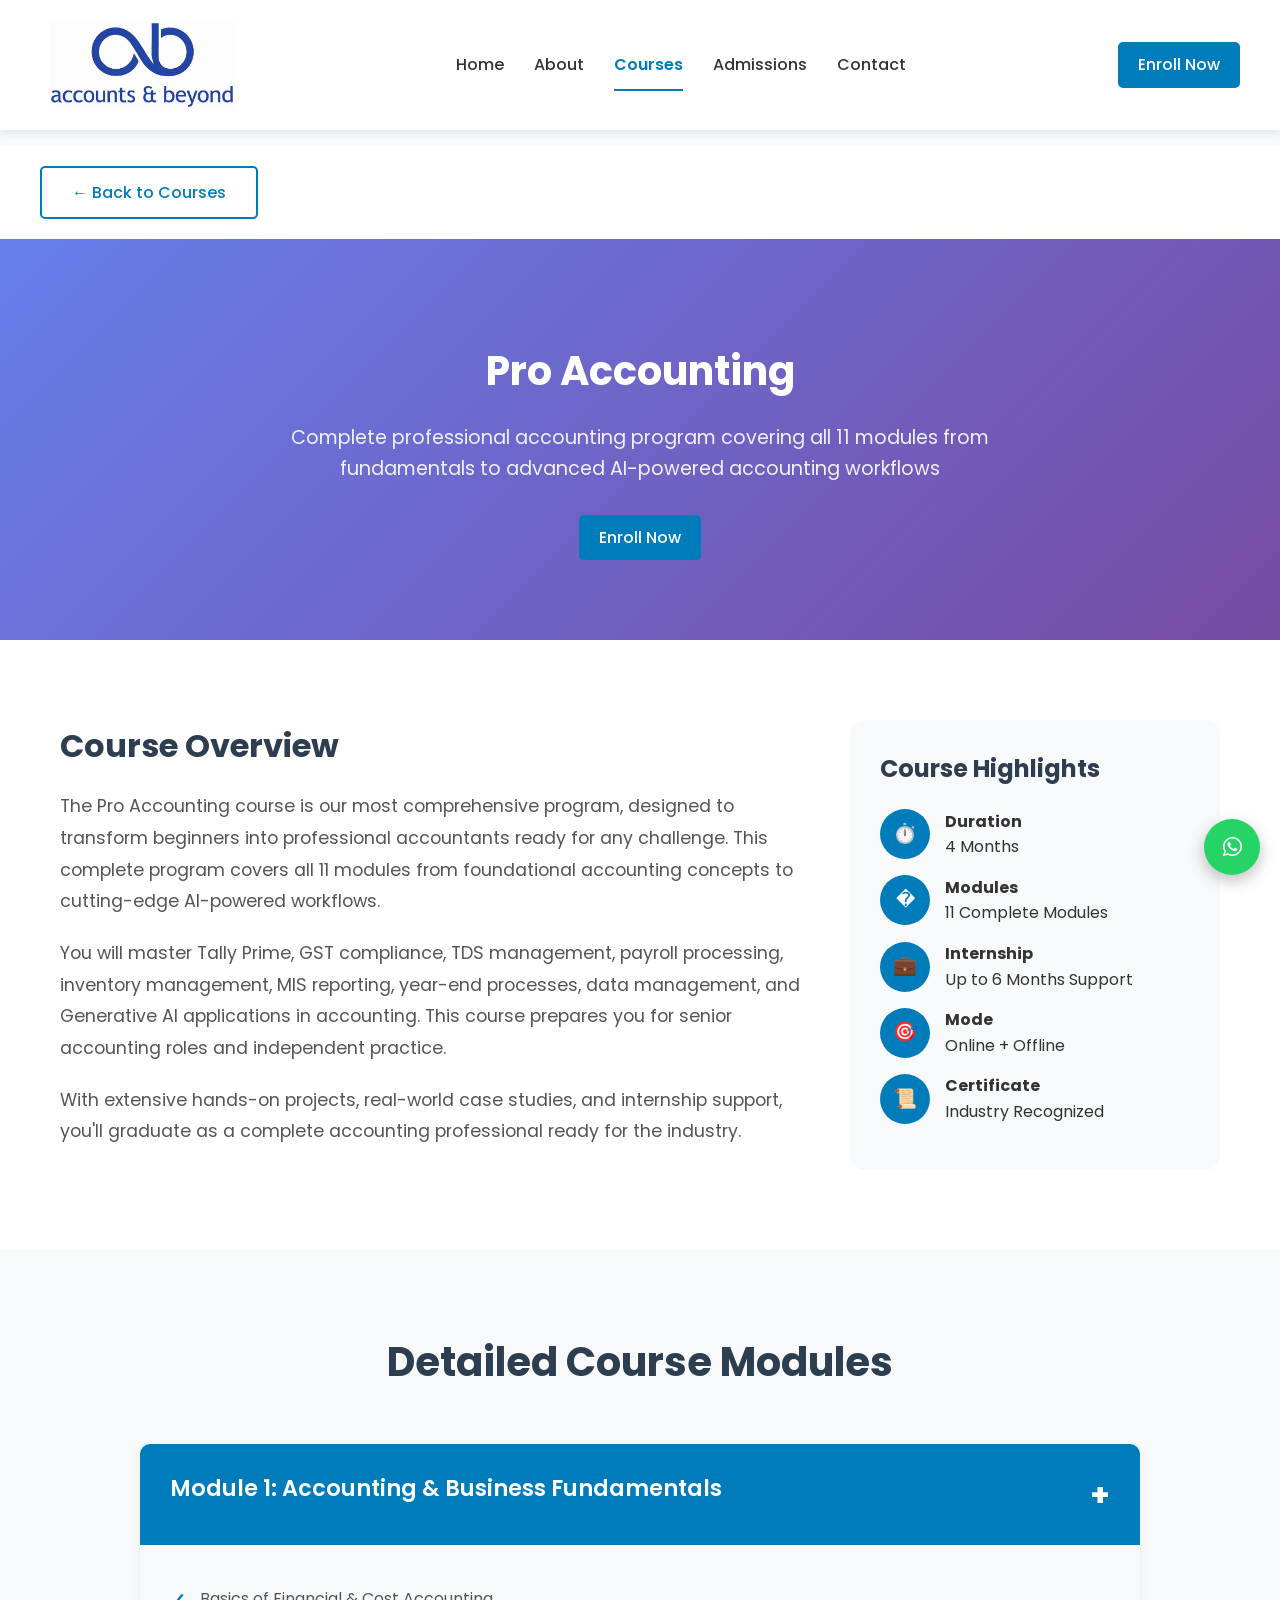
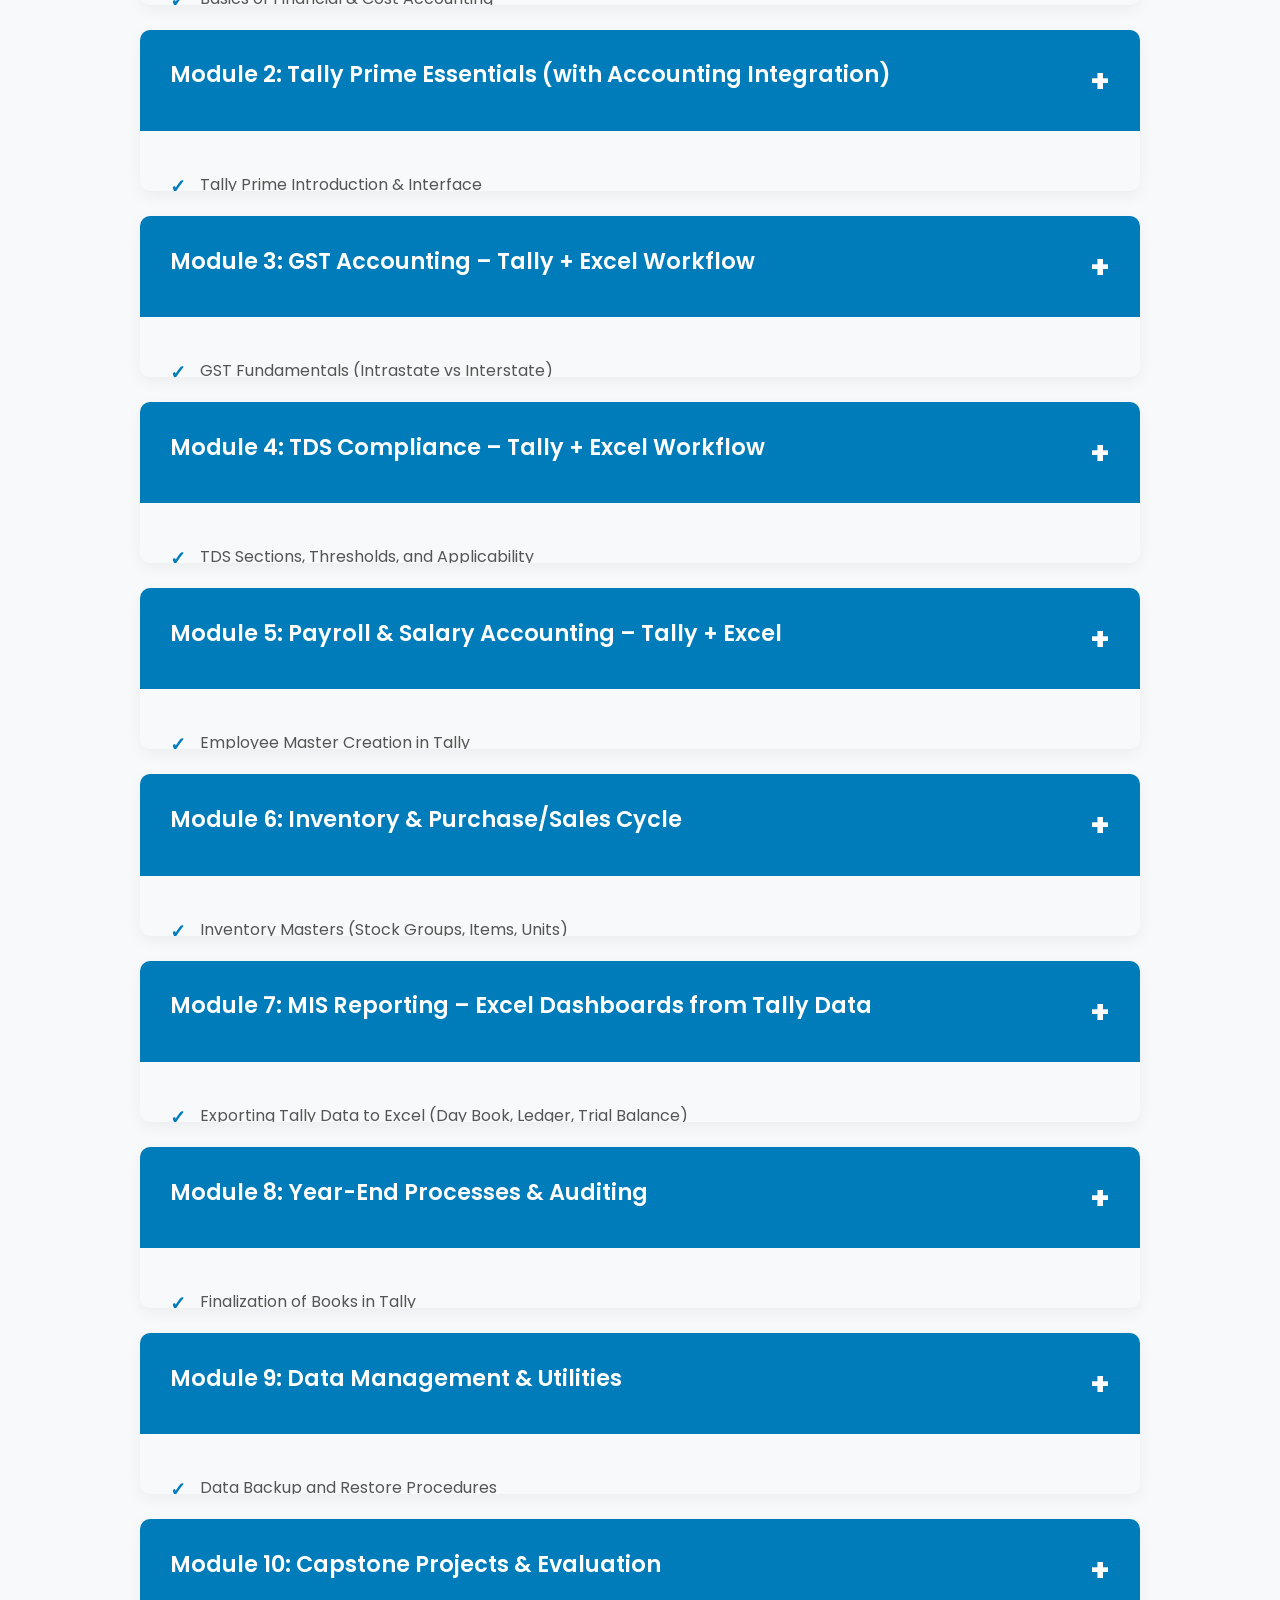
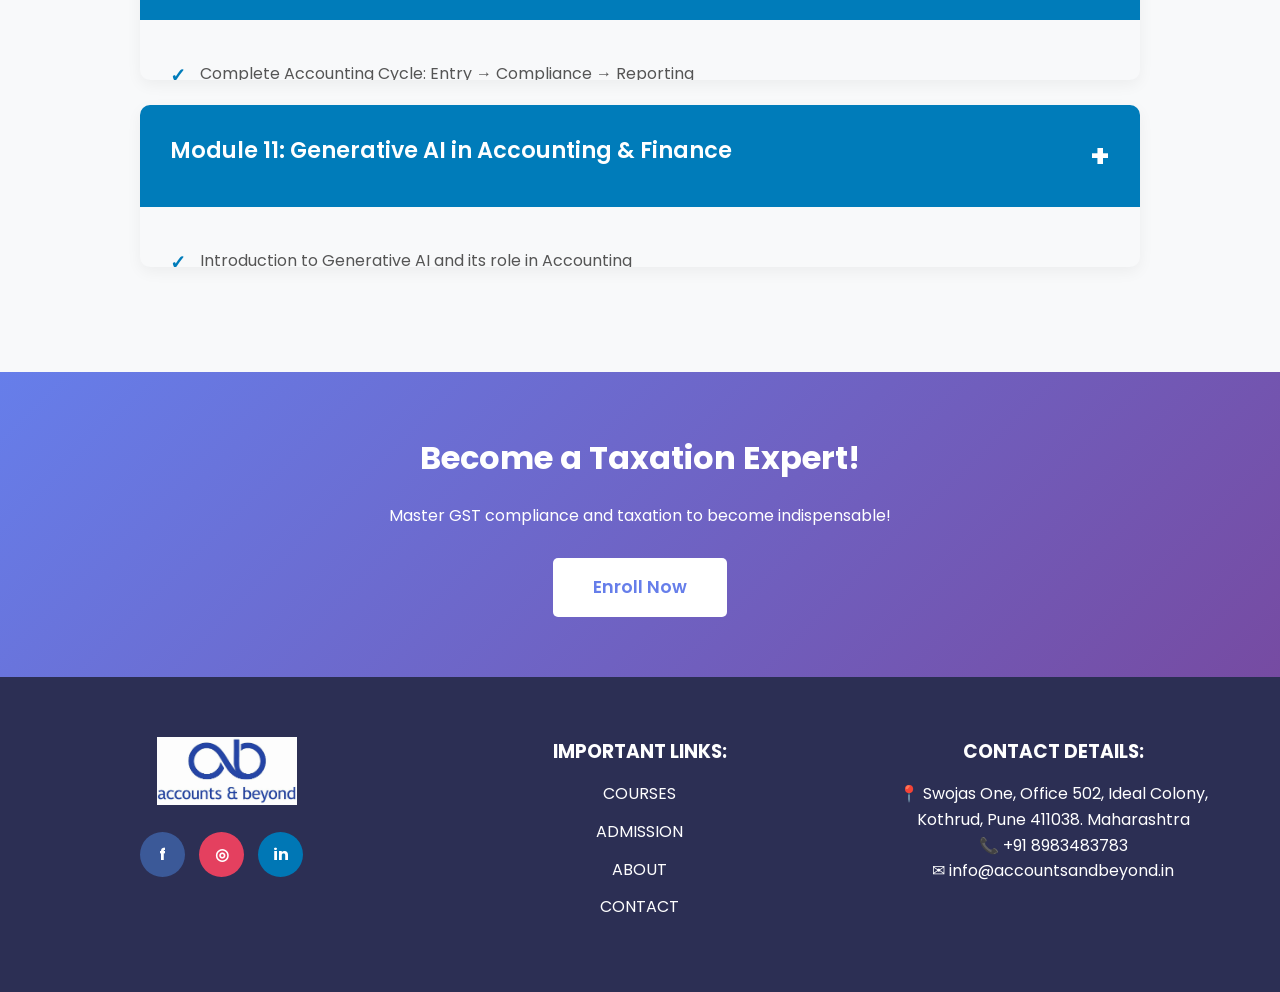
<file: course-detail-3.html>
<!DOCTYPE html>
<html lang="en">
<head>
    <meta charset="UTF-8">
    <meta name="viewport" content="width=device-width, initial-scale=1.0, maximum-scale=5.0, user-scalable=yes">
    <meta name="description" content="GST & Taxation Mastery - Complete course details at accounts & beyond">
    <meta name="keywords" content="GST course, taxation training, TDS, GST filing, tax compliance">
    <meta name="author" content="accounts & beyond">
    <meta name="theme-color" content="#007cba">
    <link rel="icon" type="image/jpeg" href="logo.jpeg">
    
    <title>Pro Accounting - accounts & beyond</title>
    <link rel="stylesheet" href="style.css?v=20260401">
    <link rel="preconnect" href="https://fonts.googleapis.com">
    <link rel="preconnect" href="https://fonts.gstatic.com" crossorigin>
    <link href="https://fonts.googleapis.com/css2?family=Poppins:wght@300;400;500;600;700&display=swap" rel="stylesheet">
    <style>
        .course-detail-hero {
            background: linear-gradient(135deg, #667eea 0%, #764ba2 100%);
            padding: 100px 0 80px;
            color: white;
            text-align: center;
        }
        
        .course-detail-hero h1 {
            font-size: 2.5rem;
            margin-bottom: 20px;
        }
        
        .course-detail-hero p {
            font-size: 1.2rem;
            max-width: 700px;
            margin: 0 auto 30px;
            opacity: 0.9;
        }
        
        .course-overview {
            padding: 80px 0;
            background: white;
        }
        
        .course-overview-grid {
            display: grid;
            grid-template-columns: 2fr 1fr;
            gap: 50px;
            max-width: 1200px;
            margin: 0 auto;
        }
        
        .course-info h2 {
            font-size: 2rem;
            color: #2c3e50;
            margin-bottom: 20px;
        }
        
        .course-info p {
            font-size: 1.1rem;
            line-height: 1.8;
            color: #555;
            margin-bottom: 20px;
        }
        
        .course-highlights {
            background: #f8f9fa;
            padding: 30px;
            border-radius: 15px;
        }
        
        .course-highlights h3 {
            font-size: 1.5rem;
            color: #2c3e50;
            margin-bottom: 20px;
        }
        
        .highlight-item {
            display: flex;
            align-items: center;
            gap: 15px;
            margin-bottom: 15px;
        }
        
        .highlight-icon {
            width: 50px;
            height: 50px;
            background: #007cba;
            border-radius: 50%;
            display: flex;
            align-items: center;
            justify-content: center;
            color: white;
            font-size: 1.2rem;
        }
        
        .course-modules-detail {
            padding: 80px 0;
            background: #f8f9fa;
        }
        
        .course-modules-detail h2 {
            text-align: center;
            font-size: 2.5rem;
            color: #2c3e50;
            margin-bottom: 50px;
        }
        
        .module-detail-card {
            background: white;
            padding: 30px;
            border-radius: 15px;
            margin-bottom: 25px;
            box-shadow: 0 5px 15px rgba(0,0,0,0.05);
        }
        
        .module-detail-card h3 {
            color: #007cba;
            font-size: 1.3rem;
            margin-bottom: 15px;
        }
        
        .module-detail-card ul {
            list-style: none;
            padding: 0;
        }
        
        .module-detail-card ul li {
            padding: 8px 0 8px 25px;
            position: relative;
            color: #555;
        }
        
        .module-detail-card ul li:before {
            content: "✓";
            position: absolute;
            left: 0;
            color: #27ae60;
            font-weight: bold;
        }
        
        .course-cta {
            padding: 60px 0;
            background: linear-gradient(135deg, #667eea 0%, #764ba2 100%);
            text-align: center;
            color: white;
        }
        
        .course-cta h2 {
            font-size: 2rem;
            margin-bottom: 20px;
        }
        
        .course-cta .btn {
            background: white;
            color: #667eea;
            padding: 15px 40px;
            font-size: 1.1rem;
            font-weight: 600;
        }
        
        .breadcrumb {
            padding: 20px 0;
            background: #f8f9fa;
        }
        
        .breadcrumb a {
            color: #007cba;
            text-decoration: none;
        }
        
        .breadcrumb span {
            color: #666;
            margin: 0 10px;
        }
        
        @media (max-width: 768px) {
            .course-overview-grid {
                grid-template-columns: 1fr;
            }
            
            .course-detail-hero h1 {
                font-size: 1.8rem;
            }
        }
    </style>
</head>
<body>
    <!-- Scroll Progress Bar -->
    <div class="scroll-progress-container">
        <div class="scroll-progress"></div>
    </div>
    
    <!-- ===== NAVBAR ===== -->
    <header>
        <nav class="nav">
            <div class="logo">
                <img src="Image/logo.jpeg" alt="accounts & beyond Logo">
            </div>

            <ul class="menu">
                <li><a href="index.html">Home</a></li>
                <li><a href="about.html">About</a></li>
                <li><a href="courses.html" class="active">Courses</a></li>
                <li><a href="admissions.html">Admissions</a></li>
                <li><a href="contact.html">Contact</a></li>
            </ul>

            <a href="admissions.html" class="btn primary-btn">Enroll Now</a>

            <div class="hamburger" onclick="toggleMenu()">☰</div>
        </nav>
    </header>

    <!-- ===== BREADCRUMB ===== -->
    <section class="breadcrumb">
        <div class="container">
            <a href="index.html">Home</a> <span>></span> <a href="courses.html">Courses</a> <span>></span> Pro Accounting
        </div>
    </section>

    <!-- ===== BACK BUTTON ===== -->
    <div class="container" style="padding: 20px 0;">
        <a href="courses.html" class="btn secondary-btn" style="display: inline-flex; align-items: center; gap: 8px;">
            ← Back to Courses
        </a>
    </div>

    <!-- ===== COURSE DETAIL HERO ===== -->
    <section class="course-detail-hero">
        <div class="container">
            <h1>Pro Accounting</h1>
            <p>Complete professional accounting program covering all 11 modules from fundamentals to advanced AI-powered accounting workflows</p>
            <a href="admissions.html" class="btn primary-btn">Enroll Now</a>
        </div>
    </section>

    <!-- ===== COURSE OVERVIEW ===== -->
    <section class="course-overview">
        <div class="container">
            <div class="course-overview-grid">
                <div class="course-info">
                    <h2>Course Overview</h2>
                    <p>The Pro Accounting course is our most comprehensive program, designed to transform beginners into professional accountants ready for any challenge. This complete program covers all 11 modules from foundational accounting concepts to cutting-edge AI-powered workflows.</p>
                    <p>You will master Tally Prime, GST compliance, TDS management, payroll processing, inventory management, MIS reporting, year-end processes, data management, and Generative AI applications in accounting. This course prepares you for senior accounting roles and independent practice.</p>
                    <p>With extensive hands-on projects, real-world case studies, and internship support, you'll graduate as a complete accounting professional ready for the industry.</p>
                </div>
                <div class="course-highlights">
                    <h3>Course Highlights</h3>
                    <div class="highlight-item">
                        <div class="highlight-icon">⏱️</div>
                        <div>
                            <strong>Duration</strong><br>
                            4 Months
                        </div>
                    </div>
                    <div class="highlight-item">
                        <div class="highlight-icon">�</div>
                        <div>
                            <strong>Modules</strong><br>
                            11 Complete Modules
                        </div>
                    </div>
                    <div class="highlight-item">
                        <div class="highlight-icon">💼</div>
                        <div>
                            <strong>Internship</strong><br>
                            Up to 6 Months Support
                        </div>
                    </div>
                    <div class="highlight-item">
                        <div class="highlight-icon">🎯</div>
                        <div>
                            <strong>Mode</strong><br>
                            Online + Offline
                        </div>
                    </div>
                    <div class="highlight-item">
                        <div class="highlight-icon">📜</div>
                        <div>
                            <strong>Certificate</strong><br>
                            Industry Recognized
                        </div>
                    </div>
                </div>
            </div>
        </div>
    </section>

    <!-- ===== COURSE MODULES ===== -->
    <section class="course-modules-detail">
        <div class="container">
            <h2>Detailed Course Modules</h2>
            
            <div class="modules-container">
                <!-- Module 1 -->
                <div class="module">
                    <div class="module-header" onclick="toggleModule(this)">
                        <h3>Module 1: Accounting & Business Fundamentals</h3>
                        <span class="module-toggle">+</span>
                    </div>
                    <div class="module-content">
                        <ul>
                            <li>Basics of Financial & Cost Accounting</li>
                            <li>Journal / Accounting Concepts</li>
                            <li>Capital vs Revenue Transactions</li>
                            <li>Accounting Documents (Invoices, Receipts, Vouchers)</li>
                            <li>Accounting Cycle & Final Accounts Overview</li>
                            <li>Manual Entry vs Software Entry: Bridging the Gap</li>
                        </ul>
                    </div>
                </div>
                
                <!-- Module 2 -->
                <div class="module">
                    <div class="module-header" onclick="toggleModule(this)">
                        <h3>Module 2: Tally Prime Essentials (with Accounting Integration)</h3>
                        <span class="module-toggle">+</span>
                    </div>
                    <div class="module-content">
                        <ul>
                            <li>Tally Prime Introduction & Interface</li>
                            <li>Company Creation & Configuration</li>
                            <li>Ledger and Group Creation (Accounting & Statutory)</li>
                            <li>Voucher Types – Accounting & Inventory</li>
                            <li>Chart of Accounts in Tally</li>
                            <li>Bill-wise Transactions (Accounts Receivable / Payable)</li>
                            <li>BRS – Manual & Tally-based</li>
                        </ul>
                    </div>
                </div>
                
                <!-- Module 3 -->
                <div class="module">
                    <div class="module-header" onclick="toggleModule(this)">
                        <h3>Module 3: GST Accounting – Tally + Excel Workflow</h3>
                        <span class="module-toggle">+</span>
                    </div>
                    <div class="module-content">
                        <ul>
                            <li>GST Fundamentals (Intrastate vs Interstate)</li>
                            <li>GST Master Setup in Tally</li>
                            <li>GST Entries: Purchase, Sales, Credit/Debit Notes</li>
                            <li>GST Adjustment Entries</li>
                            <li>GST Reports & Return Summary (Tally)</li>
                            <li>GST Filing Prep using Excel Templates</li>
                        </ul>
                    </div>
                </div>
                
                <!-- Module 4 -->
                <div class="module">
                    <div class="module-header" onclick="toggleModule(this)">
                        <h3>Module 4: TDS Compliance – Tally + Excel Workflow</h3>
                        <span class="module-toggle">+</span>
                    </div>
                    <div class="module-content">
                        <ul>
                            <li>TDS Sections, Thresholds, and Applicability</li>
                            <li>TDS Configuration in Tally</li>
                            <li>TDS Deduction Entries (Contractor, Rent, Professional Fees)</li>
                            <li>TDS Payable Ledger, Payment Vouchers</li>
                            <li>TDS Certificates and Reports in Tally</li>
                            <li>TDS Computation Sheet in Excel (Auto Calculation with Formulas)</li>
                        </ul>
                    </div>
                </div>
                
                <!-- Module 5 -->
                <div class="module">
                    <div class="module-header" onclick="toggleModule(this)">
                        <h3>Module 5: Payroll & Salary Accounting – Tally + Excel</h3>
                        <span class="module-toggle">+</span>
                    </div>
                    <div class="module-content">
                        <ul>
                            <li>Employee Master Creation in Tally</li>
                            <li>Attendance & Salary Structure Setup</li>
                            <li>Payroll Voucher Entries</li>
                            <li>Statutory Deductions: PF, ESI, PT</li>
                            <li>Payroll Reports in Tally</li>
                            <li>Salary Sheet in Excel (with IF formulas for allowances, deductions)</li>
                            <li>Salary Slip Automation in Excel</li>
                        </ul>
                    </div>
                </div>
                
                <!-- Module 6 -->
                <div class="module">
                    <div class="module-header" onclick="toggleModule(this)">
                        <h3>Module 6: Inventory & Purchase/Sales Cycle</h3>
                        <span class="module-toggle">+</span>
                    </div>
                    <div class="module-content">
                        <ul>
                            <li>Inventory Masters (Stock Groups, Items, Units)</li>
                            <li>Purchase & Sales Orders</li>
                            <li>Inventory Accounting Vouchers (Purchase, Sales, Stock Journal)</li>
                            <li>Manufacturing & Batch-wise Tracking</li>
                            <li>Stock Summary & Valuation Methods</li>
                            <li>Reorder Levels, Godown Reports</li>
                        </ul>
                    </div>
                </div>
                
                <!-- Module 7 -->
                <div class="module">
                    <div class="module-header" onclick="toggleModule(this)">
                        <h3>Module 7: MIS Reporting – Excel Dashboards from Tally Data</h3>
                        <span class="module-toggle">+</span>
                    </div>
                    <div class="module-content">
                        <ul>
                            <li>Exporting Tally Data to Excel (Day Book, Ledger, Trial Balance)</li>
                            <li>Creating PivotTables & PivotCharts for:
                                <ul style="margin-left: 20px; margin-top: 5px;">
                                    <li>GST Analysis</li>
                                    <li>Sales Summary by Region/Month</li>
                                    <li>Debtors Aging</li>
                                    <li>Expense Trends</li>
                                </ul>
                            </li>
                            <li>Building Financial Dashboards</li>
                            <li>Ratio Analysis & Graphical Trends</li>
                            <li>Interactive Dashboards using Slicers and Timelines</li>
                        </ul>
                    </div>
                </div>
                
                <!-- Module 8 -->
                <div class="module">
                    <div class="module-header" onclick="toggleModule(this)">
                        <h3>Module 8: Year-End Processes & Auditing</h3>
                        <span class="module-toggle">+</span>
                    </div>
                    <div class="module-content">
                        <ul>
                            <li>Finalization of Books in Tally</li>
                            <li>Adjustments & Provisions</li>
                            <li>Depreciation Entries</li>
                            <li>Trial Balance – Excel & Tally Comparison</li>
                            <li>Audit Features in Tally</li>
                            <li>Auditor's Report Format in Excel</li>
                        </ul>
                    </div>
                </div>
                
                <!-- Module 9 -->
                <div class="module">
                    <div class="module-header" onclick="toggleModule(this)">
                        <h3>Module 9: Data Management & Utilities</h3>
                        <span class="module-toggle">+</span>
                    </div>
                    <div class="module-content">
                        <ul>
                            <li>Data Backup and Restore Procedures</li>
                            <li>User Management and Security Settings</li>
                            <li>Import/Export Data Functions</li>
                            <li>System Maintenance and Optimization</li>
                            <li>Error Detection and Troubleshooting</li>
                            <li>Report Customization and Templates</li>
                        </ul>
                    </div>
                </div>
                
                <!-- Module 10 -->
                <div class="module">
                    <div class="module-header" onclick="toggleModule(this)">
                        <h3>Module 10: Capstone Projects & Evaluation</h3>
                        <span class="module-toggle">+</span>
                    </div>
                    <div class="module-content">
                        <ul>
                            <li>Complete Accounting Cycle: Entry → Compliance → Reporting</li>
                            <li>GST Return Filing Project</li>
                            <li>Payroll Summary Project</li>
                            <li>MIS Dashboard Project</li>
                            <li>Final Practical Exam (Tally + Excel)</li>
                        </ul>
                    </div>
                </div>
                
                <!-- Module 11 -->
                <div class="module">
                    <div class="module-header" onclick="toggleModule(this)">
                        <h3>Module 11: Generative AI in Accounting & Finance</h3>
                        <span class="module-toggle">+</span>
                    </div>
                    <div class="module-content">
                        <ul>
                            <li>Introduction to Generative AI and its role in Accounting</li>
                            <li>AI-powered Data Entry Automation & Error Detection</li>
                            <li>Using AI to Generate Financial Narratives & Reports</li>
                            <li>Automating Reconciliation & Anomaly Detection with AI</li>
                            <li>AI-assisted GST and TDS Compliance Insights</li>
                            <li>Creating AI-driven Excel Models for Forecasting & Budgeting</li>
                            <li>Chatbot Integration for Query Resolution on Accounting Data</li>
                            <li>Ethical and Security Considerations of AI in Finance</li>
                        </ul>
                    </div>
                </div>
            </div>
        </div>
    </section>

    <!-- ===== COURSE CTA ===== -->
    <section class="course-cta">
        <div class="container">
            <h2>Become a Taxation Expert!</h2>
            <p style="margin-bottom: 30px;">Master GST compliance and taxation to become indispensable!</p>
            <a href="admissions.html" class="btn primary-btn">Enroll Now</a>
        </div>
    </section>

    <!-- ===== FOOTER ===== -->
    <footer class="footer">
        <div class="footer-container">
            <div class="footer-col">
                <img src="Image/logo.jpeg" class="footer-logo" alt="logo">
                <div class="social">
                    <a href="https://www.facebook.com/profile.php?id=61578359521115" class="fb">f</a>
                    <a href="https://www.instagram.com/accountsandbeyond/" class="ig">◎</a>
                    <a href="https://www.linkedin.com/company/accountsandbeyond/" class="in">in</a>
                </div>
            </div>
            <div class="footer-col">
                <h3>IMPORTANT LINKS:</h3>
                <ul class="footer-links">
                    <li><a href="courses.html">COURSES</a></li>
                    <li><a href="admissions.html">ADMISSION</a></li>
                    <li><a href="about.html">ABOUT</a></li>
                    <li><a href="contact.html">CONTACT</a></li>
                </ul>
            </div>
            <div class="footer-col">
                <h3>CONTACT DETAILS:</h3>
                <p>📍 Swojas One, Office 502, Ideal Colony, Kothrud, Pune 411038. Maharashtra</p>
                <p>📞 +91 8983483783</p>
                <p>✉ info@accountsandbeyond.in</p>
            </div>
        </div>

        <link rel="stylesheet" href="https://cdnjs.cloudflare.com/ajax/libs/font-awesome/6.5.0/css/all.min.css"/>
        <div class="floating-contact">
            <a href="https://wa.me/918983483783" target="_blank" class="float-btn whatsapp">
                <i class="fa-brands fa-whatsapp"></i>
            </a>
        </div>
    </footer>

    <button id="backToTop" class="back-to-top">↑</button>
    <script src="script.js?v=20260401"></script>
</body>
</html>
</file>
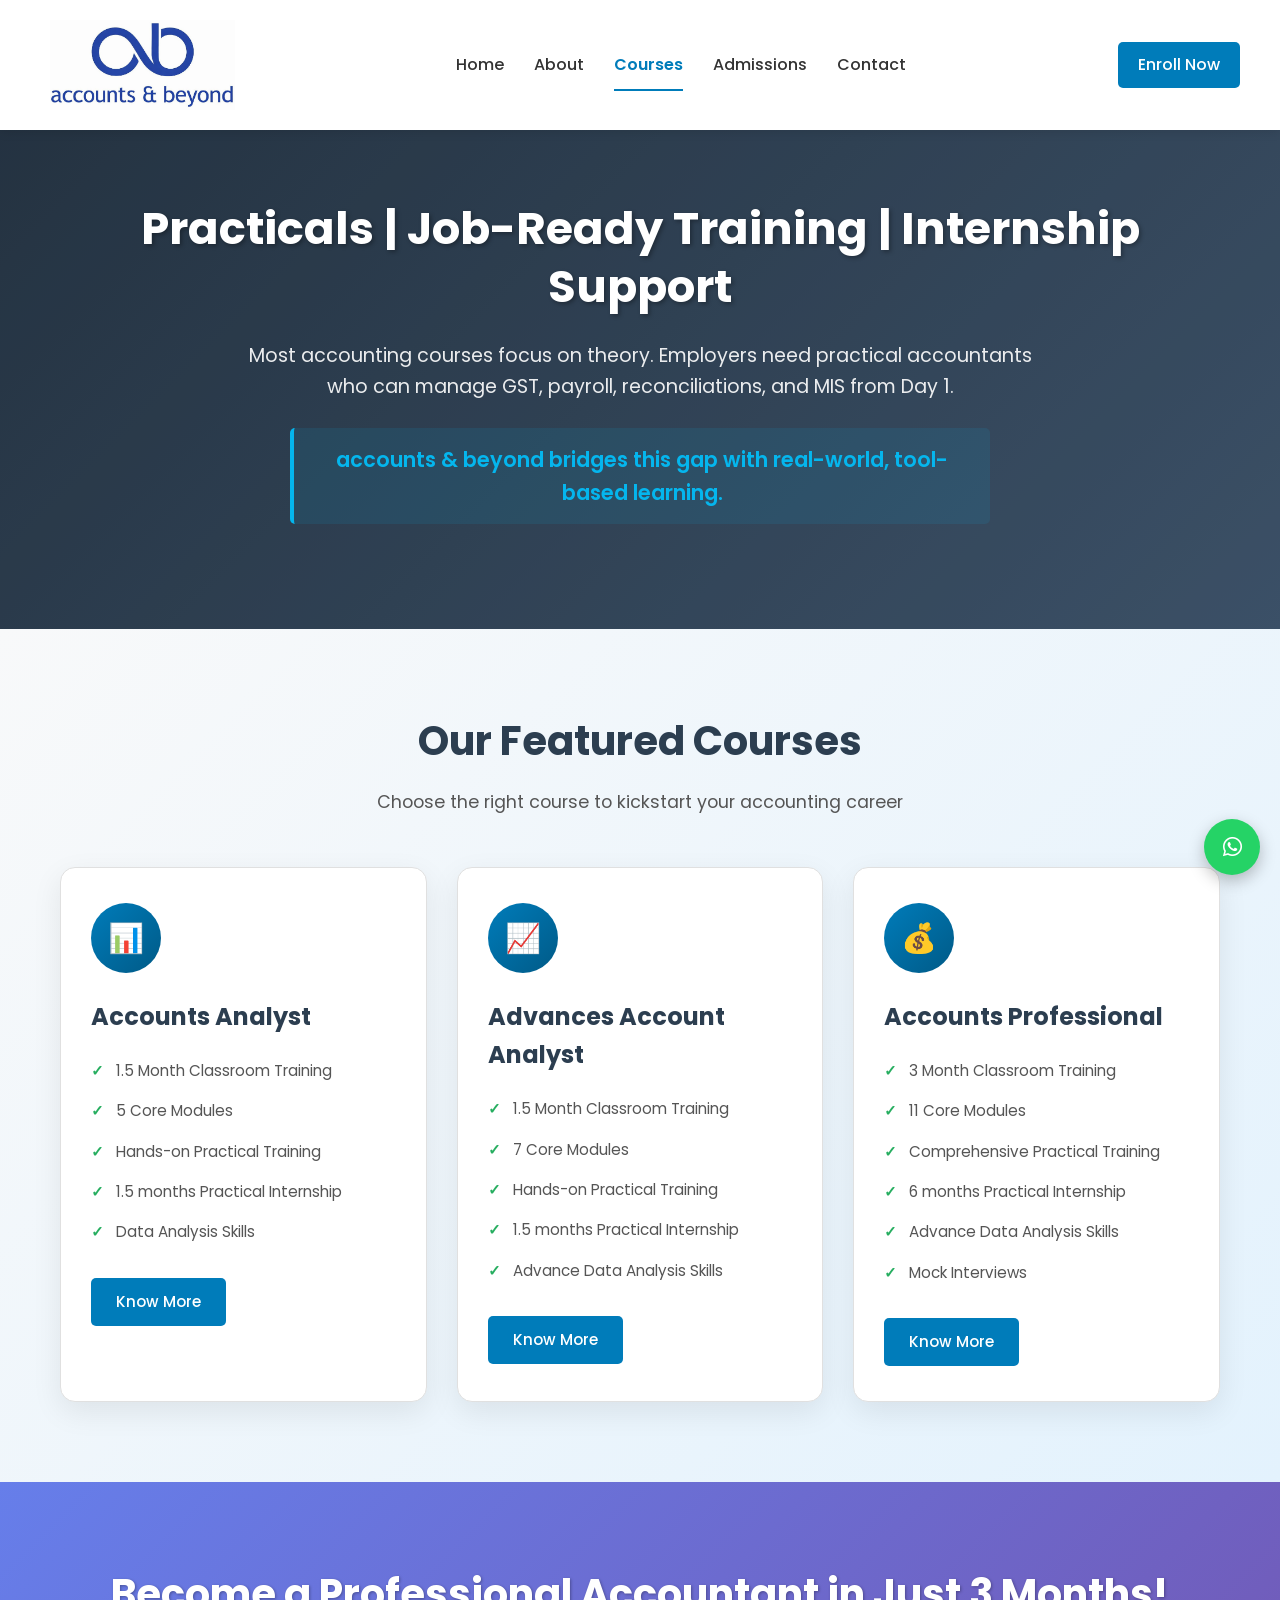
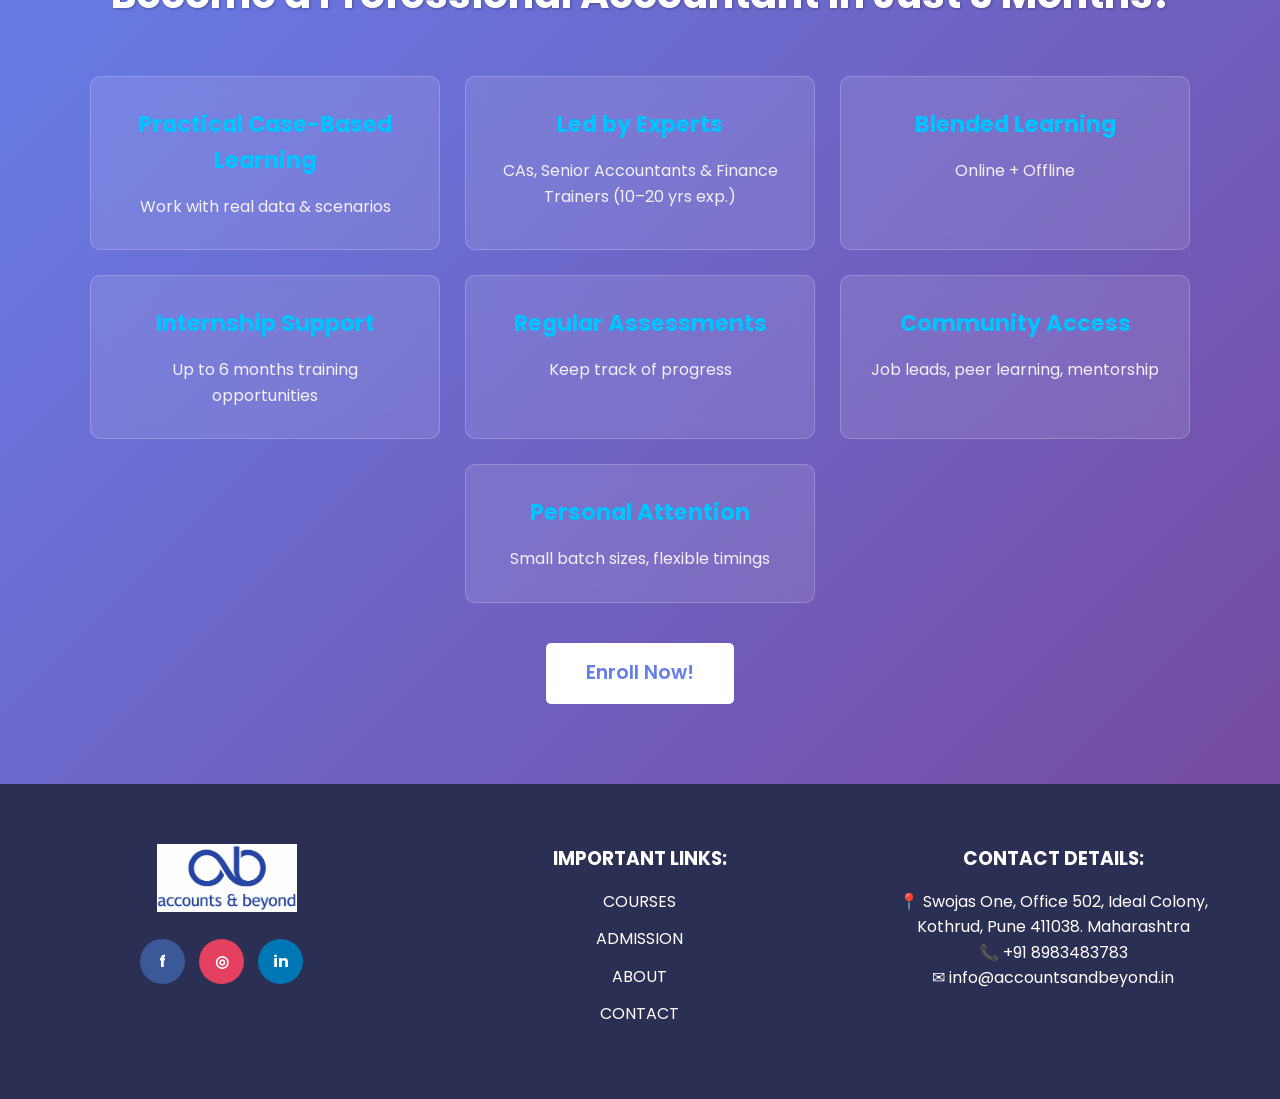
<file: courses.html>
<!DOCTYPE html>
<html lang="en">
<head>
    <meta charset="UTF-8">
    <meta name="viewport" content="width=device-width, initial-scale=1.0, maximum-scale=5.0, user-scalable=yes">
    <meta name="description" content="Courses at accounts & beyond - Practical Accounting Training with Tally Prime, Excel, GST, TDS, Payroll and more">
    <meta name="keywords" content="accounting courses, tally prime, excel training, gst courses, tds training, payroll accounting, practical training">
    <meta name="author" content="accounts & beyond">
    <meta name="theme-color" content="#007cba">
    <link rel="icon" type="image/jpeg" href="logo.jpeg">
    
    <title>Courses - accounts & beyond Institute</title>
    <link rel="stylesheet" href="style.css?v=20260401">
    <link rel="preconnect" href="https://fonts.googleapis.com">
    <link rel="preconnect" href="https://fonts.gstatic.com" crossorigin>
    <link href="https://fonts.googleapis.com/css2?family=Poppins:wght@300;400;500;600;700&display=swap" rel="stylesheet">
    <style>
        /* Modal Styles */
        .modal-overlay {
            display: none;
            position: fixed;
            top: 0;
            left: 0;
            width: 100%;
            height: 100%;
            background: rgba(0, 0, 0, 0.6);
            z-index: 9999;
            justify-content: center;
            align-items: center;
            backdrop-filter: blur(5px);
        }
        
        .modal-overlay.active {
            display: flex;
            animation: fadeIn 0.3s ease;
        }
        
        @keyframes fadeIn {
            from { opacity: 0; }
            to { opacity: 1; }
        }
        
        .modal-container {
            background: white;
            border-radius: 15px;
            width: 90%;
            max-width: 500px;
            max-height: 90vh;
            overflow-y: auto;
            box-shadow: 0 20px 60px rgba(0, 0, 0, 0.3);
            animation: slideUp 0.3s ease;
        }
        
        @keyframes slideUp {
            from {
                transform: translateY(50px);
                opacity: 0;
            }
            to {
                transform: translateY(0);
                opacity: 1;
            }
        }
        
        .modal-header {
            background: linear-gradient(135deg, #667eea 0%, #764ba2 100%);
            color: white;
            padding: 25px 30px;
            border-radius: 15px 15px 0 0;
            display: flex;
            justify-content: space-between;
            align-items: center;
        }
        
        .modal-header h2 {
            font-size: 1.5rem;
            margin: 0;
        }
        
        .modal-close {
            font-size: 1.8rem;
            cursor: pointer;
            background: none;
            border: none;
            color: white;
            line-height: 1;
            transition: transform 0.2s;
        }
        
        .modal-close:hover {
            transform: scale(1.2);
        }
        
        .modal-body {
            padding: 30px;
        }
        
        .form-group {
            margin-bottom: 20px;
        }
        
        .form-group label {
            display: block;
            margin-bottom: 8px;
            font-weight: 500;
            color: #2c3e50;
        }
        
        .form-group input {
            width: 100%;
            padding: 12px 15px;
            border: 2px solid #e0e0e0;
            border-radius: 8px;
            font-size: 1rem;
            transition: border-color 0.3s;
            font-family: 'Poppins', sans-serif;
        }
        
        .form-group input:focus {
            outline: none;
            border-color: #007cba;
        }
        
        .form-group input.error {
            border-color: #e74c3c;
        }
        
        .error-message {
            color: #e74c3c;
            font-size: 0.85rem;
            margin-top: 5px;
            display: none;
        }
        
        .error-message.show {
            display: block;
        }
        
        .course-info-display {
            background: #f8f9fa;
            padding: 15px;
            border-radius: 8px;
            margin-bottom: 20px;
            border-left: 4px solid #007cba;
        }
        
        .course-info-display h4 {
            color: #007cba;
            margin: 0 0 5px 0;
            font-size: 1rem;
        }
        
        .course-info-display p {
            margin: 0;
            color: #555;
            font-size: 0.9rem;
        }
        
        .submit-btn {
            width: 100%;
            padding: 15px;
            background: linear-gradient(135deg, #667eea 0%, #764ba2 100%);
            color: white;
            border: none;
            border-radius: 8px;
            font-size: 1.1rem;
            font-weight: 600;
            cursor: pointer;
            transition: transform 0.2s, box-shadow 0.2s;
            font-family: 'Poppins', sans-serif;
        }
        
        .submit-btn:hover:not(:disabled) {
            transform: translateY(-2px);
            box-shadow: 0 5px 15px rgba(102, 126, 234, 0.4);
        }
        
        .submit-btn:disabled {
            opacity: 0.7;
            cursor: not-allowed;
        }
        
        .loading-spinner {
            display: none;
            width: 20px;
            height: 20px;
            border: 2px solid #ffffff;
            border-top-color: transparent;
            border-radius: 50%;
            animation: spin 0.8s linear infinite;
            margin-right: 10px;
            vertical-align: middle;
        }
        
        @keyframes spin {
            to { transform: rotate(360deg); }
        }
        
        .submit-btn.loading .loading-spinner {
            display: inline-block;
        }
        
        .success-message {
            display: none;
            background: #d4edda;
            color: #155724;
            padding: 15px;
            border-radius: 8px;
            margin-bottom: 20px;
            text-align: center;
        }
        
        .success-message.show {
            display: block;
        }
        
        /* Returning User View Styles */
        .returning-user-view {
            text-align: center;
            padding: 20px 0;
        }
        
        .user-info-display {
            background: #f8f9fa;
            padding: 20px;
            border-radius: 10px;
            margin-bottom: 20px;
            border-left: 4px solid #007cba;
        }
        
        .user-info-display h4 {
            color: #2c3e50;
            margin: 0 0 10px 0;
            font-size: 1.2rem;
        }
        
        .user-info-display p {
            color: #555;
            margin: 5px 0;
            font-size: 0.95rem;
        }
        
        .button-group {
            display: flex;
            flex-direction: column;
            gap: 12px;
        }
        
        .button-group .btn {
            width: 100%;
            padding: 14px 20px;
            border: none;
            border-radius: 8px;
            font-size: 1rem;
            font-weight: 600;
            cursor: pointer;
            transition: all 0.3s ease;
            font-family: 'Poppins', sans-serif;
        }
        
        .button-group .primary-btn {
            background: linear-gradient(135deg, #667eea 0%, #764ba2 100%);
            color: white;
        }
        
        .button-group .primary-btn:hover {
            transform: translateY(-2px);
            box-shadow: 0 5px 15px rgba(102, 126, 234, 0.4);
        }
        
        .button-group .secondary-btn {
            background: #f8f9fa;
            color: #555;
            border: 2px solid #e0e0e0;
        }
        
        .button-group .secondary-btn:hover {
            background: #e3f2fd;
            border-color: #007cba;
            color: #007cba;
        }
        
        /* Responsive */
        @media (max-width: 480px) {
            .modal-container {
                width: 95%;
            }
            
            .modal-header {
                padding: 20px;
            }
            
            .modal-header h2 {
                font-size: 1.2rem;
            }
            
            .modal-body {
                padding: 20px;
            }
        }
    </style>
    
</head>
<body>
    <!-- Scroll Progress Bar -->
    <div class="scroll-progress-container">
        <div class="scroll-progress"></div>
    </div>
    
    <!-- ===== NAVBAR ===== -->
    <header>
        <nav class="nav">
            <div class="logo">
                <img src="Image/logo.jpeg" alt="accounts & beyond Logo">
            </div>

            <ul class="menu">
                <li><a href="index.html">Home</a></li>
                <li><a href="about.html">About</a></li>
                <li><a href="courses.html" class="active">Courses</a></li>
                <li><a href="admissions.html">Admissions</a></li>
                <li><a href="contact.html">Contact</a></li>
            </ul>

            <a href="admissions.html" class="btn primary-btn">Enroll Now</a>

            <div class="hamburger" onclick="toggleMenu()">☰</div>
        </nav>
    </header>

    <!-- ===== COURSES HERO ===== -->
    <section class="courses-hero">
        <div class="container">
            <h1>Practicals | Job-Ready Training | Internship Support</h1>
            <p>Most accounting courses focus on theory. Employers need practical accountants who can manage GST, payroll, reconciliations, and MIS from Day 1.</p>
            <p class="highlight">accounts & beyond bridges this gap with real-world, tool-based learning.</p>
            <!-- <a href="#syllabus" class="btn primary-btn">View Course Syllabus</a> -->
        </div>
    </section>

    <!-- ===== COURSES PREVIEW ===== -->
    <section class="course-preview-section">
        <div class="container">
            <h2>Our Featured Courses</h2>
            <p class="subtitle">Choose the right course to kickstart your accounting career</p>
            
            <div class="course-cards-grid">
                <!-- Course 1 - Account Analyst -->
                <div class="course-card">
                    <div class="course-card-icon">📊</div>
                    <h3>Accounts Analyst</h3>
                    <!-- <p>Foundation accounting course for beginners. Learn accounting fundamentals, Tally Prime, GST, TDS, and AI-powered accounting tools.</p> -->
                    <ul class="course-card-features">
                        <li>1.5 Month Classroom Training</li>
                        <li>5 Core Modules</li>
                        <li>Hands-on Practical Training</li>
                        <li>1.5 months Practical Internship</li>
                        <li>Data Analysis Skills</li>
                    </ul>
                    <a href="course-detail-1.html" class="btn primary-btn know-more-btn" data-course="Account Analyst" data-url="course-detail-1.html">Know More</a>
                </div>
                
                <!-- Course 2 - Advance Account Analyst -->
                <div class="course-card">
                    <div class="course-card-icon">📈</div>
                    <h3>Advances Account Analyst</h3>
                    <!-- <p>Advanced accounting with MIS reporting, year-end processes, and data management. Perfect for career advancement in accounting.</p> -->
                    <ul class="course-card-features">
                        <li>1.5 Month Classroom Training</li>
                        <li>7 Core Modules </li>
                        <li>Hands-on Practical Training</li>
                        <li>1.5 months Practical Internship</li>
                        <li>Advance Data Analysis Skills</li>
                    </ul>
                    <a href="course-detail-2.html" class="btn primary-btn know-more-btn" data-course="Advance Account Analyst" data-url="course-detail-2.html">Know More</a>
                </div>
                
                <!-- Course 3 - Pro Accounting -->
                <div class="course-card">
                    <div class="course-card-icon">💰</div>
                    <h3>Accounts Professional</h3>
                    <!-- <p>Complete professional program covering all 11 modules. From fundamentals to advanced AI-powered accounting workflows.</p> -->
                    <ul class="course-card-features">
                        <li>3 Month Classroom Training</li>
                        <li>11 Core Modules </li>
                        <li>Comprehensive Practical Training</li>
                        <li>6 months Practical Internship</li>
                        <li>Advance Data Analysis Skills</li>
                        <li>Mock Interviews</li>
                    </ul>
                    <a href="course-detail-3.html" class="btn primary-btn know-more-btn" data-course="Pro Accounting" data-url="course-detail-3.html">Know More</a>
                </div>
            </div>
        </div>
    </section>

    <!-- ===== WHY CHOOSE US ===== -->
    <!--
    <section class="courses-why-choose">
        <div class="container">
            <h2>why choose us</h2>
            <div class="underline"></div>
        </div>
    </section>

    <!-- ===== COURSE SYLLABUS ===== -->
    <!--
    <section id="syllabus" class="course-syllabus">
        <div class="container">
            <h2>Practical Accounting Course Syllabus</h2>
            <p class="subtitle">With Integrated Tally Prime + Excel Workflows for GST, TDS & MIS Reporting</p>
            
            <div class="modules-container">
                <!-- Module 1 -->
                <!--
                <div class="module">
                    <div class="module-header" onclick="toggleModule(this)">
                        <div class="module-title">
                            <h3>Module 1: Accounting & Business Fundamentals</h3>
                            <div class="objective">Objective: Build foundational accounting knowledge before automation with Tally & Excel</div>
                        </div>
                        <span class="module-toggle">+</span>
                    </div>
                    <div class="module-content">
                        <ul>
                            <li>Basics of Financial & Cost Accounting</li>
                            <li>Journal / Accounting Concepts</li>
                            <li>Capital vs Revenue Transactions</li>
                            <li>Accounting Documents (Invoices, Receipts, Vouchers)</li>
                            <li>Accounting Cycle & Final Accounts Overview</li>
                            <li>Manual Entry vs Software Entry: Bridging the Gap</li>
                        </ul>
                        <div class="learn-box">
                            <strong>Learn:</strong> Build foundational accounting knowledge before automation with Tally & Excel
                        </div>
                    </div>
                </div>

                <!-- Module 2 -->
                <!--
                <div class="module">
                    <div class="module-header" onclick="toggleModule(this)">
                        <div class="module-title">
                            <h3>Module 2: Tally Prime Essentials (with Accounting Integration)</h3>
                            <div class="objective">Objective: Develop practical skills in setting up and managing accounting data using Tally Prime</div>
                        </div>
                        <span class="module-toggle">+</span>
                    </div>
                    <div class="module-content">
                        <ul>
                            <li>Tally Prime Introduction & Interface</li>
                            <li>Company Creation & Configuration</li>
                            <li>Ledger and Group Creation (Accounting & Statutory)</li>
                            <li>Voucher Types – Accounting & Inventory</li>
                            <li>Chart of Accounts in Tally</li>
                            <li>Bill-wise Transactions (Accounts Receivable / Payable)</li>
                            <li>BRS – Manual & Tally-based</li>
                        </ul>
                        <div class="learn-box">
                            <strong>Excel Activity:</strong> Design Chart of Accounts | Manual to Tally Reconciliation Tracker
                        </div>
                    </div>
                </div>

                <!-- Module 3 -->
                <!--
                <div class="module">
                    <div class="module-header" onclick="toggleModule(this)">
                        <div class="module-title">
                            <h3>Module 3: GST Accounting – Tally + Excel Workflow</h3>
                            <div class="objective">Objective: Learn to record, reconcile, and report GST transactions effectively using Tally and Excel</div>
                        </div>
                        <span class="module-toggle">+</span>
                    </div>
                    <div class="module-content">
                        <ul>
                            <li>GST Fundamentals (Intrastate vs Interstate)</li>
                            <li>GST Master Setup in Tally</li>
                            <li>GST Entries: Purchase, Sales, Credit/Debit Notes</li>
                            <li>GST Adjustment Entries</li>
                            <li>GST Reports & Return Summary (Tally)</li>
                            <li>GST Filing Prep using Excel Templates</li>
                            <li>Matching GSTR data in Tally & Excel</li>
                        </ul>
                        <div class="learn-box">
                            <strong>Integrated Task:</strong> Enter GST transactions in Tally → Export GSTR → Summarize in Excel → Compare with portal data
                        </div>
                    </div>
                </div>

                <!-- Module 4 -->
                <!--
                <div class="module">
                    <div class="module-header" onclick="toggleModule(this)">
                        <div class="module-title">
                            <h3>Module 4: TDS Compliance – Tally + Excel Workflow</h3>
                            <div class="objective">Objective: Manage TDS deductions and compliance by integrating Tally entries with Excel reporting tools</div>
                        </div>
                        <span class="module-toggle">+</span>
                    </div>
                    <div class="module-content">
                        <ul>
                            <li>TDS Sections, Thresholds, and Applicability</li>
                            <li>TDS Configuration in Tally</li>
                            <li>TDS Deduction Entries (Contractor, Rent, Professional Fees)</li>
                            <li>TDS Payable Ledger, Payment Vouchers</li>
                            <li>TDS Certificates and Reports in Tally</li>
                            <li>TDS Computation Sheet in Excel (Auto Calculation with Formulas)</li>
                        </ul>
                        <div class="learn-box">
                            <strong>Integrated Task:</strong> Tally Deduction → Export TDS Ledger → Generate TDS Summary & Form 26Q in Excel
                        </div>
                    </div>
                </div>

                <!-- Module 5 -->
                <!--
                <div class="module">
                    <div class="module-header" onclick="toggleModule(this)">
                        <div class="module-title">
                            <h3>Module 5: Payroll & Salary Accounting – Tally + Excel</h3>
                            <div class="objective">Objective: Process and automate payroll accounting and salary management using Tally and Excel</div>
                        </div>
                        <span class="module-toggle">+</span>
                    </div>
                    <div class="module-content">
                        <ul>
                            <li>Employee Master Creation in Tally</li>
                            <li>Attendance & Salary Structure Setup</li>
                            <li>Payroll Voucher Entries</li>
                            <li>Statutory Deductions: PF, ESI, PT</li>
                            <li>Payroll Reports in Tally</li>
                            <li>Salary Sheet in Excel (with IF formulas for allowances, deductions)</li>
                            <li>Salary Slip Automation in Excel</li>
                        </ul>
                        <div class="learn-box">
                            <strong>Integrated Task:</strong> Process payroll in Tally → Export to Excel → Generate Salary Slip MIS
                        </div>
                    </div>
                </div>

                <!-- Module 6 -->
                <!--
                <div class="module">
                    <div class="module-header" onclick="toggleModule(this)">
                        <div class="module-title">
                            <h3>Module 6: Inventory & Purchase/Sales Cycle</h3>
                            <div class="objective">Objective: Control inventory and record purchase/sales transactions with Tally supported by Excel tracking</div>
                        </div>
                        <span class="module-toggle">+</span>
                    </div>
                    <div class="module-content">
                        <ul>
                            <li>Inventory Masters (Stock Groups, Items, Units)</li>
                            <li>Purchase & Sales Orders</li>
                            <li>Inventory Accounting Vouchers (Purchase, Sales, Stock Journal)</li>
                            <li>Manufacturing & Batch-wise Tracking</li>
                            <li>Stock Summary & Valuation Methods</li>
                            <li>Reorder Levels, Godown Reports</li>
                        </ul>
                    </div>
                </div>

                <!-- Module 7 -->
                <!--
                <div class="module">
                    <div class="module-header" onclick="toggleModule(this)">
                        <div class="module-title">
                            <h3>Module 7: MIS Reporting – Excel Dashboards from Tally Data</h3>
                            <div class="objective">Objective: Create dynamic MIS reports and dashboards in Excel by analyzing data exported from Tally</div>
                        </div>
                        <span class="module-toggle">+</span>
                    </div>
                    <div class="module-content">
                        <ul>
                            <li>Exporting Tally Data to Excel (Day Book, Ledger, Trial Balance)</li>
                            <li>Creating PivotTables & PivotCharts for:
                                <ul class="nested-list">
                                    <li>GST Analysis</li>
                                    <li>Sales Summary by Region/Month</li>
                                    <li>Debtors Aging</li>
                                    <li>Expense Trends</li>
                                </ul>
                            </li>
                            <li>Building Financial Dashboards</li>
                            <li>Ratio Analysis & Graphical Trends</li>
                            <li>Interactive Dashboards using Slicers and Timelines</li>
                        </ul>
                    </div>
                </div>

                <!-- Module 8 -->
                <!--
                <div class="module">
                    <div class="module-header" onclick="toggleModule(this)">
                        <div class="module-title">
                            <h3>Module 8: Year-End Processes & Auditing</h3>
                            <div class="objective">Objective: Execute year-end adjustments and prepare audit-ready financial reports using Tally and Excel</div>
                        </div>
                        <span class="module-toggle">+</span>
                    </div>
                    <div class="module-content">
                        <ul>
                            <li>Finalization of Books in Tally</li>
                            <li>Adjustments & Provisions</li>
                            <li>Depreciation Entries</li>
                            <li>Trial Balance – Excel & Tally Comparison</li>
                            <li>Audit Features in Tally</li>
                            <li>Auditor's Report Format in Excel</li>
                        </ul>
                    </div>
                </div>

                <!-- Module 9 -->
                <!--
                <div class="module">
                    <div class="module-header" onclick="toggleModule(this)">
                        <div class="module-title">
                            <h3>Module 9: Data Management & Utilities</h3>
                            <div class="objective">Objective: Master data management and system utilities for efficient accounting operations</div>
                        </div>
                        <span class="module-toggle">+</span>
                    </div>
                    <div class="module-content">
                        <ul>
                            <li>Data Backup and Restore Procedures</li>
                            <li>User Management and Security Settings</li>
                            <li>Import/Export Data Functions</li>
                            <li>System Maintenance and Optimization</li>
                            <li>Error Detection and Troubleshooting</li>
                            <li>Report Customization and Templates</li>
                        </ul>
                    </div>
                </div>

                <!-- Module 10 -->
                <!--
                <div class="module">
                    <div class="module-header" onclick="toggleModule(this)">
                        <div class="module-title">
                            <h3>Module 10: Capstone Projects & Evaluation</h3>
                            <div class="objective">Objective: Apply integrated knowledge of Tally and Excel in practical projects and assessments for workplace readiness</div>
                        </div>
                        <span class="module-toggle">+</span>
                    </div>
                    <div class="module-content">
                        <ul>
                            <li>Complete Accounting Cycle: Entry → Compliance → Reporting</li>
                            <li>GST Return Filing Project</li>
                            <li>Payroll Summary Project</li>
                            <li>MIS Dashboard Project</li>
                            <li>Final Practical Exam (Tally + Excel)</li>
                        </ul>
                    </div>
                </div>

                <!-- Module 11 -->
                <!--
                <div class="module">
                    <div class="module-header" onclick="toggleModule(this)">
                        <div class="module-title">
                            <h3>Module 11: Generative AI in Accounting & Finance</h3>
                            <div class="objective">Objective: Leverage generative AI tools to automate, enhance, and streamline accounting processes</div>
                        </div>
                        <span class="module-toggle">+</span>
                    </div>
                    <div class="module-content">
                        <ul>
                            <li>Introduction to Generative AI and its role in Accounting</li>
                            <li>AI-powered Data Entry Automation & Error Detection</li>
                            <li>Using AI to Generate Financial Narratives & Reports</li>
                            <li>Automating Reconciliation & Anomaly Detection with AI</li>
                            <li>AI-assisted GST and TDS Compliance Insights</li>
                            <li>Creating AI-driven Excel Models for Forecasting & Budgeting</li>
                            <li>Chatbot Integration for Query Resolution on Accounting Data</li>
                            <li>Ethical and Security Considerations of AI in Finance</li>
                        </ul>
                        <div class="learn-box">
                            <strong>Hands-on Task:</strong> Use AI tools to generate automated monthly financial reports and predictive analysis from exported Tally data combined with Excel
                        </div>
                    </div>
                </div>
            </div>
        </div>
    </section>

    <!-- ===== COURSE BENEFITS ===== -->
    <section class="course-benefits">
        <div class="container">
            <h2>Become a Professional Accountant in Just 3 Months!</h2>
            
            <div class="benefits-grid">
                <div class="benefit-card">
                    <h3>Practical Case-Based Learning</h3>
                    <p>Work with real data & scenarios</p>
                </div>
                
                <div class="benefit-card">
                    <h3>Led by Experts</h3>
                    <p>CAs, Senior Accountants & Finance Trainers (10–20 yrs exp.)</p>
                </div>
                
                <div class="benefit-card">
                    <h3>Blended Learning</h3>
                    <p>Online + Offline</p>
                </div>
                
                <div class="benefit-card">
                    <h3>Internship Support</h3>
                    <p>Up to 6 months training opportunities</p>
                </div>
                
                <div class="benefit-card">
                    <h3>Regular Assessments</h3>
                    <p>Keep track of progress</p>
                </div>
                
                <div class="benefit-card">
                    <h3>Community Access</h3>
                    <p>Job leads, peer learning, mentorship</p>
                </div>
                
                <div class="benefit-card">
                    <h3>Personal Attention</h3>
                    <p>Small batch sizes, flexible timings</p>
                </div>
            </div>
            
            <div class="cta-section">
                <a href="admissions.html" class="btn primary-btn">Enroll Now!</a>
            </div>
        </div>
    </section>

    <!-- ===== FOOTER ===== -->
    <footer class="footer">
  <div class="footer-container">

    <!-- LEFT -->
    <div class="footer-col">
        
      <img src="Image/logo.jpeg" class="footer-logo" alt="logo">

      <div class="social">
        <a href="https://www.facebook.com/profile.php?id=61578359521115" class="fb">f</a>
        <a href="https://www.instagram.com/accountsandbeyond/" class="ig">◎</a>
        <a href="https://www.linkedin.com/company/accountsandbeyond/" class="in">in</a>
      </div>

   
    </div>

    <!-- CENTER -->
    <div class="footer-col">
      <h3>IMPORTANT LINKS:</h3>
      <ul class="footer-links">
        <li><a href="courses.html">COURSES</a></li>
        <li><a href="admissions.html">ADMISSION</a></li>
        <li><a href="about.html">ABOUT</a></li>
        <li><a href="contact.html">CONTACT</a></li>
      </ul>
    </div>

    <!-- RIGHT -->
    <div class="footer-col">
      <h3>CONTACT DETAILS:</h3>

      <p>📍 Swojas One, Office 502, Ideal Colony, Kothrud, Pune 411038. Maharashtra</p>
      <p>📞 +91 8983483783</p>
      <p>✉ info@accountsandbeyond.in</p>

      <!-- <h3 class="follow">FOLLOW US:</h3>

      <div class="social">
        <a href="https://www.facebook.com/profile.php?id=61578359521115" class="fb">f</a>
        <a href="https://www.instagram.com/accountsandbeyond/" class="ig">◎</a>
        <a href="https://www.linkedin.com/company/accountsandbeyond/" class="in">in</a>
      </div> -->
    </div>

  </div>

  <!-- Floating Whatsapp -->
  <!-- Font Awesome -->
<link rel="stylesheet"
 href="https://cdnjs.cloudflare.com/ajax/libs/font-awesome/6.5.0/css/all.min.css"/>

<div class="floating-contact">

  <!-- Call FIRST -->


  <!-- WhatsApp SECOND -->
  <a href="https://wa.me/918983483783" target="_blank" class="float-btn whatsapp">
    <i class="fa-brands fa-whatsapp"></i>
  </a>

</footer>

    <button id="backToTop" class="back-to-top">↑</button>

    <!-- ===== ENROLLMENT MODAL ===== -->
    <div id="enrollmentModal" class="modal-overlay">
        <div class="modal-container">
            <div class="modal-header">
                <h2>Course Enrollment</h2>
                <button class="modal-close" onclick="closeModal()">&times;</button>
            </div>
            <div class="modal-body">
                <div class="course-info-display">
                    <h4 id="modalCourseName">Course Name</h4>
                    <p>Please fill in your details to view course details</p>
                </div>
                
                <div id="successMessage" class="success-message">
                    ✅ Details submitted successfully! Redirecting to course page...
                </div>
                
                <form id="enrollmentForm" action="https://api.web3forms.com/submit" method="POST">
                    <input type="hidden" name="access_key" value="444ed2e8-2f7f-4168-965a-bb4d0d6e133d">
                    <input type="hidden" name="subject" value="New Course Inquiry - accounts & beyond">
                    <input type="hidden" name="from_name" value="accounts & beyond Website">
                    <input type="hidden" id="courseInput" name="course" value="">
                    
                    <div class="form-group">
                        <label for="fullName">Full Name *</label>
                        <input type="text" id="fullName" name="name" placeholder="Enter your full name" required>
                        <span class="error-message" id="nameError">Please enter your full name</span>
                    </div>
                    
                    <div class="form-group">
                        <label for="email">Email Address *</label>
                        <input type="email" id="email" name="email" placeholder="Enter your email address" required>
                        <span class="error-message" id="emailError">Please enter a valid email address</span>
                    </div>
                    
                    <div class="form-group">
                        <label for="phone">Phone Number *</label>
                        <input type="tel" id="phone" name="phone" placeholder="Enter your 10-digit phone number" maxlength="10" required>
                        <span class="error-message" id="phoneError">Please enter a valid 10-digit phone number</span>
                    </div>
                    
                    <button type="submit" class="submit-btn" id="submitBtn">
                        <span class="loading-spinner"></span>
                        <span class="btn-text">Submit & View Course</span>
                    </button>
                </form>
            </div>
        </div>
    </div>

    <script src="script.js?v=20260401"></script>
    <script>
        // Modal functionality
        const modal = document.getElementById('enrollmentModal');
        const form = document.getElementById('enrollmentForm');
        const courseInput = document.getElementById('courseInput');
        const modalCourseName = document.getElementById('modalCourseName');
        const submitBtn = document.getElementById('submitBtn');
        const btnText = submitBtn.querySelector('.btn-text');
        let redirectUrl = '';
        let currentCourseName = '';

        // Check if user data exists in localStorage
        function getStoredUserData() {
            const data = localStorage.getItem('userCourseData');
            return data ? JSON.parse(data) : null;
        }

        // Save user data to localStorage
        function saveUserData(name, email, phone) {
            const userData = {
                name: name,
                email: email,
                phone: phone,
                timestamp: new Date().toISOString()
            };
            localStorage.setItem('userCourseData', JSON.stringify(userData));
        }

        // Pre-fill form with stored data
        function prefillFormWithStoredData() {
            const userData = getStoredUserData();
            if (userData) {
                document.getElementById('fullName').value = userData.name || '';
                document.getElementById('email').value = userData.email || '';
                document.getElementById('phone').value = userData.phone || '';
            }
        }

        // Show returning user view (with Edit Details option)
        function showReturningUserView() {
            const userData = getStoredUserData();
            if (!userData) return;

            form.style.display = 'none';
            const returningUserDiv = document.createElement('div');
            returningUserDiv.id = 'returningUserView';
            returningUserDiv.className = 'returning-user-view';
            returningUserDiv.innerHTML = `
                <div class="user-info-display">
                    <h4>Welcome back, ${userData.name}!</h4>
                    <p>Email: ${userData.email}</p>
                    <p>Phone: ${userData.phone}</p>
                </div>
                <div class="button-group">
                    <button type="button" class="btn primary-btn continue-btn" onclick="continueToCourse()">
                        Continue to Course
                    </button>
                    <button type="button" class="btn secondary-btn edit-btn" onclick="showEditForm()">
                        Edit Details
                    </button>
                </div>
            `;
            
            const modalBody = document.querySelector('.modal-body');
            // Remove existing returning user view if any
            const existingView = document.getElementById('returningUserView');
            if (existingView) existingView.remove();
            
            modalBody.insertBefore(returningUserDiv, form);
        }

        // Continue to course (for returning users)
        function continueToCourse() {
            window.location.href = redirectUrl;
        }

        // Show edit form (for returning users)
        function showEditForm() {
            const returningUserView = document.getElementById('returningUserView');
            if (returningUserView) returningUserView.remove();
            
            form.style.display = 'block';
            document.getElementById('successMessage').classList.remove('show');
            
            // Pre-fill with stored data
            prefillFormWithStoredData();
        }

        // Open modal when Know More is clicked
        document.querySelectorAll('.know-more-btn').forEach(btn => {
            btn.addEventListener('click', function(e) {
                e.preventDefault();
                currentCourseName = this.getAttribute('data-course');
                redirectUrl = this.getAttribute('data-url');
                
                courseInput.value = currentCourseName;
                modalCourseName.textContent = currentCourseName;
                
                // Reset modal state
                resetModal();
                
                // Check if user is returning
                const userData = getStoredUserData();
                if (userData) {
                    showReturningUserView();
                } else {
                    form.style.display = 'block';
                }
                
                modal.classList.add('active');
                document.body.style.overflow = 'hidden';
            });
        });

        // Close modal
        function closeModal() {
            modal.classList.remove('active');
            document.body.style.overflow = '';
            resetModal();
        }

        // Close modal on overlay click
        modal.addEventListener('click', function(e) {
            if (e.target === modal) {
                closeModal();
            }
        });

        // Close modal on Escape key
        document.addEventListener('keydown', function(e) {
            if (e.key === 'Escape' && modal.classList.contains('active')) {
                closeModal();
            }
        });

        // Reset modal state
        function resetModal() {
            form.reset();
            form.style.display = 'block';
            document.querySelectorAll('.error').forEach(el => el.classList.remove('error'));
            document.querySelectorAll('.error-message').forEach(el => el.classList.remove('show'));
            document.getElementById('successMessage').classList.remove('show');
            submitBtn.disabled = false;
            submitBtn.classList.remove('loading');
            btnText.textContent = 'Submit & View Course';
            
            // Remove returning user view if exists
            const returningUserView = document.getElementById('returningUserView');
            if (returningUserView) returningUserView.remove();
        }

        // Validation functions
        function validateName(name) {
            return name.trim().length >= 2;
        }

        function validateEmail(email) {
            const re = /^[^\s@]+@[^\s@]+\.[^\s@]+$/;
            return re.test(email);
        }

        function validatePhone(phone) {
            const re = /^\d{10}$/;
            return re.test(phone);
        }

        // Real-time validation
        document.getElementById('fullName').addEventListener('blur', function() {
            const error = document.getElementById('nameError');
            if (!validateName(this.value)) {
                this.classList.add('error');
                error.classList.add('show');
            } else {
                this.classList.remove('error');
                error.classList.remove('show');
            }
        });

        document.getElementById('email').addEventListener('blur', function() {
            const error = document.getElementById('emailError');
            if (!validateEmail(this.value)) {
                this.classList.add('error');
                error.classList.add('show');
            } else {
                this.classList.remove('error');
                error.classList.remove('show');
            }
        });

        document.getElementById('phone').addEventListener('blur', function() {
            const error = document.getElementById('phoneError');
            if (!validatePhone(this.value)) {
                this.classList.add('error');
                error.classList.add('show');
            } else {
                this.classList.remove('error');
                error.classList.remove('show');
            }
        });

        // Allow only numbers in phone field
        document.getElementById('phone').addEventListener('input', function() {
            this.value = this.value.replace(/\D/g, '');
        });

        // Form submission
        form.addEventListener('submit', async function(e) {
            e.preventDefault();

            const name = document.getElementById('fullName').value;
            const email = document.getElementById('email').value;
            const phone = document.getElementById('phone').value;

            let isValid = true;

            // Validate all fields
            if (!validateName(name)) {
                document.getElementById('fullName').classList.add('error');
                document.getElementById('nameError').classList.add('show');
                isValid = false;
            }

            if (!validateEmail(email)) {
                document.getElementById('email').classList.add('error');
                document.getElementById('emailError').classList.add('show');
                isValid = false;
            }

            if (!validatePhone(phone)) {
                document.getElementById('phone').classList.add('error');
                document.getElementById('phoneError').classList.add('show');
                isValid = false;
            }

            if (!isValid) return;

            // Show loading state
            submitBtn.disabled = true;
            submitBtn.classList.add('loading');
            btnText.textContent = 'Submitting...';

            try {
                const formData = new FormData(form);
                const response = await fetch(form.action, {
                    method: 'POST',
                    body: formData
                });

                const data = await response.json();

                if (data.success) {
                    // Save user data to localStorage
                    saveUserData(name, email, phone);
                    
                    // Show success message
                    document.getElementById('successMessage').classList.add('show');
                    form.style.display = 'none';
                    
                    // Redirect after 2 seconds
                    setTimeout(() => {
                        window.location.href = redirectUrl;
                    }, 2000);
                } else {
                    throw new Error('Submission failed');
                }
            } catch (error) {
                alert('Something went wrong. Please try again.');
                submitBtn.disabled = false;
                submitBtn.classList.remove('loading');
                btnText.textContent = 'Submit & View Course';
            }
        });
    </script>
</body>
</html>
</file>
<file: style.css>
* {
    margin: 0;
    padding: 0;
    box-sizing: border-box;
}

body {
    font-family: 'Poppins', Arial, sans-serif;
    line-height: 1.6;
    color: #333;
    background-color: #f8f9fa;
    padding-top: 80px; /* Account for fixed header */
}

/* Prevent horizontal scrolling on smaller viewports */
html, body {
    overflow-x: hidden;
}

/* Ensure media scale down to container width */
img, video, iframe {
    max-width: 100%;
    height: auto;
}

.container {
    max-width: 1200px;
    margin: 0 auto;
    padding: 0 20px;
}

/* Button Styles */
.btn {
    display: inline-block;
    padding: 12px 30px;
    border: none;
    border-radius: 5px;
    cursor: pointer;
    font-weight: 500;
    text-decoration: none;
    font-size: 16px;
}

.primary-btn {
    background: #007cba;
    color: white;
}

.primary-btn:hover {
    background: #005a87;
}

.secondary-btn {
    background: transparent;
    color: #007cba;
    border: 2px solid #007cba;
}

.secondary-btn:hover {
    background: #007cba;
    color: white;
}

/* Section Headers */
.section-header {
    text-align: center;
    margin-bottom: 50px;
}

.section-header h2 {
    font-size: 2.5rem;
    color: #2c3e50;
    margin-bottom: 20px;
    text-transform: uppercase;
    letter-spacing: 1px;
}

.underline {
    width: 100px;
    height: 4px;
    background: #007cba;
    margin: 0 auto;
    border-radius: 2px;
}

.blue-line {
    width: 100px;
    height: 4px;
    background: #007cba;
    margin: 0 auto;
    border-radius: 2px;
}

/* Ensure navbar displays properly on all laptop/desktop sizes */
.nav {
    display: flex !important;
    justify-content: space-between;
    align-items: center;
    padding: 10px 40px;
    background: white;
    box-shadow: 0 2px 10px rgba(0, 0, 0, 0.1);
    position: fixed;
    top: 0;
    left: 0;
    right: 0;
    z-index: 1000;
    transition: all 0.3s ease;
    min-height: 100px;
    flex-wrap: nowrap;
    overflow: visible;
    width: 100%; /* Ensure full width */
    box-sizing: border-box; /* Include padding in width calculation */
}

.logo {
    flex-shrink: 0; /* Prevent logo from shrinking */
    display: flex;
    align-items: center;
    background: white;
    padding: 5px 10px;
    border-radius: 8px;
}

.logo img {
    display: block;
    background: transparent;
}



@media (min-width: 1200px) {
    .logo img {
        height: 70px;
        width: auto;
        object-fit: contain;
        max-width: 100%;
    }
}

@media (min-width: 768px) and (max-width: 1199px) {
    .logo img {
        height: 60px;
        width: auto;
        object-fit: contain;
        max-width: 100%;
    }
}

@media (max-width: 767px) {
    .logo img {
        height: 50px;
        width: auto;
        object-fit: contain;
        max-width: 100%;
    }
}

.menu {
    list-style: none;
    display: flex;
    gap: 25px;
    margin: 0;
    padding: 0;
    flex-wrap: nowrap;
    align-items: center;
    overflow: visible;
    flex-shrink: 1; /* Allow menu to shrink if needed */
}


.menu a {
    text-decoration: none;
    color: #333;
    font-weight: 500;
    transition: color 0.3s ease;
    position: relative;
    padding: 8px 0;
    white-space: nowrap;
    overflow: visible;
    display: block; /* Ensure proper display */
    min-width: fit-content; /* Prevent text truncation */
}

.menu a:hover {
    color: #007cba;
}

.menu a::after {
    content: '';
    position: absolute;
    bottom: -5px;
    left: 0;
    width: 0;
    height: 2px;
    background: #007cba;
    transition: width 0.3s ease;
}

.menu a:hover::after {
    width: 100%;
}

.btn.primary-btn {
    background: #007cba;
    color: white;
    border: none;
    padding: 10px 20px;
    border-radius: 5px;
    cursor: pointer;
    font-weight: 500;
    transition: all 0.3s ease;
    white-space: nowrap;
}

.btn.primary-btn:hover {
    background: #005a87;
}

/* Hide hamburger on tablets & desktops */
.hamburger {
    display: none;
}




/* Show hamburger ONLY on mobile */
@media (max-width: 767px) {
    .hamburger {
        display: block;
        font-size: 50px;
        cursor: pointer;
    }
}

/* Hide menu on mobile */
@media (max-width: 767px) {
    .menu {
        display: none;
    }

    .menu.active {
        display: flex;
        flex-direction: column;
        background: white;
        position: absolute;
        top: 70px;
        right: 0;
        width: 200px;
        padding: 20px;
    }
}


/* Hide navigation enroll button on mobile devices */
@media (max-width: 767px) {
    header .btn.primary-btn {
        display: none;
    }
}

/* Show navigation enroll button on tablets and desktops */
@media (min-width: 768px) {
    header .btn.primary-btn {
        display: inline-block;
    }
}



/* Keep hero enroll button visible on all devices */
.hero .btn.primary-btn {
    display: inline-block !important;
}




/* HERO */
.hero {
    background: linear-gradient(135deg, #667eea 0%, #764ba2 100%);
    padding: 80px 0;
    color: white;
    position: relative;
    overflow: hidden;
}

.hero::before {
    content: '';
    position: absolute;
    top: 0;
    left: 0;
    right: 0;
    bottom: 0;
    background: rgba(0, 0, 0, 0.3);
}

.hero-container {
    max-width: 1200px;
    margin: 0 auto;
    padding: 0 30px;

    display: flex;
    align-items: center;
    justify-content: center;   /* ⭐ Center horizontally */
    text-align: center;        /* ⭐ Center text */
    gap: 40px;
    position: relative;
    z-index: 1;
    flex-wrap: wrap;
}

.hero-content {
    flex: 1 1 600px;
    display: flex;
    flex-direction: column;
    align-items: center;       /* ⭐ Center content */
}

.hero-content h1 {
    font-size: clamp(2rem, 4vw, 3.2rem);
    margin-bottom: 25px;
    line-height: 1.2;
    text-shadow: 2px 2px 4px rgba(0, 0, 0, 0.3);
    font-weight: 700;
}

.hero-content p {
    font-size: 1.1rem;
    margin-bottom: 35px;
    max-width: 550px;
    line-height: 1.6;
    opacity: 0.9;
}

.hero-buttons {
    display: flex;
    justify-content: center;   /* ⭐ Center buttons */
    gap: 20px;
}

.hero-image {
    flex: 1;
    text-align: center;
    display: flex;
    justify-content: center;
    align-items: center;
}

.hero-image img {
    max-width: 100%;
    border-radius: 12px;
    box-shadow: 0 25px 50px rgba(0, 0, 0, 0.25);
    transition: transform 0.3s ease;
}


/* MOBILE FIX */
@media (max-width: 768px) {

  .hero {
    padding: 50px 0;          /* Reduce top/bottom space */
  }

  .hero-container {
    flex-direction: column;   /* Stack content + image */
    gap: 20px;                /* Reduce space between them */
    padding: 0 20px;
  }

  .hero-content {
    flex: unset;
  }

  .hero-content p {
    margin-bottom: 20px;      /* Reduce text bottom space */
  }

  .hero-buttons {
    flex-direction: column;   /* Buttons full width */
    gap: 12px;
    width: 100%;
  }

  .hero-buttons .btn {
    width: 100%;
    text-align: center;
  }

  .hero-image {
    margin-top: 10px;         /* Remove large gap */
  }

  .hero-image img {
    width: 100%;
    max-width: 350px;         /* Control image size */
  }
}




/* WHY CHOOSE US */
.why-choose {
    padding: 80px 0;
    background: white;
}

.features-grid {
    display: grid;
    grid-template-columns: repeat(auto-fit, minmax(250px, 1fr));
    gap: 30px;
    max-width: 1000px;
    margin: 0 auto;
}

.feature-card {
    text-align: center;
    padding: 30px;
    background: #f8f9fa;
    border-radius: 10px;
    box-shadow: 0 5px 15px rgba(0, 0, 0, 0.05);
    transition: transform 0.3s ease;
}

.feature-card:hover {
    transform: translateY(-10px);
}

.feature-card h3 {
    color: #007cba;
    margin-bottom: 10px;
    font-size: 1.5rem;
}

/* ABOUT */
.about {
    padding: 80px 0;
    background: #f8f9fa;
}

.about-content {
    text-align: center;
    max-width: 800px;
    margin: 0 auto;
}

.about-content h2 {
    font-size: 2.5rem;
    color: #2c3e50;
    margin-bottom: 20px;
}

.about-content p {
    font-size: 1.1rem;
    color: #555;
    line-height: 1.8;
}

/* COURSE DETAILS */
.course-details {
    padding: 80px 0;
    background: white;
}

.course-content {
    text-align: center;
    max-width: 800px;
    margin: 0 auto;
}

.course-content h3 {
    font-size: 2rem;
    color: #2c3e50;
    margin-bottom: 20px;
}

.course-images {
    display: flex;
    justify-content: center;
    gap: 20px;
    margin: 30px 0;
    flex-wrap: wrap;
}

.course-images img {
    max-width: 300px;
    border-radius: 10px;
    box-shadow: 0 10px 30px rgba(0, 0, 0, 0.1);
}

/* WHAT IT INCLUDES */
.includes-section {
    padding: 80px 0;
    background: #f8f9fa;
}

.includes-content {
    max-width: 800px;
    margin: 0 auto;
    text-align: center;
}

.includes-content h3 {
    font-size: 2rem;
    color: #2c3e50;
    margin-bottom: 20px;
}

.progress-bars {
    margin-top: 40px;
    text-align: left;
}

.progress-item {
    margin-bottom: 25px;
}

.progress-item span {
    display: block;
    margin-bottom: 8px;
    font-weight: 500;
    color: #333;
}

.progress-bar {
    height: 20px;
    background: #e0e0e0;
    border-radius: 10px;
    overflow: hidden;
}

.progress-fill {
    height: 100%;
    background: linear-gradient(90deg, #007cba, #005a87);
    display: flex;
    align-items: center;
    justify-content: center;
    color: white;
    font-size: 0.8rem;
    font-weight: bold;
    transition: width 2s ease-in-out;
}

/* COURSES */
.courses {
    padding: 80px 0;
    background: white;
}

.courses-content {
    text-align: center;
}

.courses-content h3 {
    font-size: 2rem;
    color: #2c3e50;
    margin-bottom: 20px;
}

.modules-grid {
    display: grid;
    grid-template-columns: repeat(auto-fit, minmax(200px, 1fr));
    gap: 20px;
    margin-top: 40px;
}

.module-card {
    background: #f8f9fa;
    padding: 25px;
    border-radius: 10px;
    box-shadow: 0 5px 15px rgba(0, 0, 0, 0.05);
    transition: all 0.3s ease;
    font-weight: 500;
    color: #007cba;
}

.module-card:hover {
    transform: translateY(-5px);
    box-shadow: 0 10px 25px rgba(0, 0, 0, 0.1);
    background: #007cba;
    color: white;
}

/* STATS */
.stats-section {
    padding: 80px 0;
    background: white;
    text-align: center;
}

.stats-container {
    display: grid;
    grid-template-columns: repeat(auto-fit, minmax(200px, 1fr));
    gap: 30px;
    max-width: 1000px;
    margin: 40px auto;
}

.stat h3 {
    font-size: 3rem;
    color: #007cba;
    margin-bottom: 10px;
}

.stat p {
    font-size: 1.1rem;
    color: #555;
}

.center-image img {
    max-width: 300px;
    margin-top: 40px;
    border-radius: 10px;
    box-shadow: 0 10px 30px rgba(0, 0, 0, 0.1);
}

/* METHODOLOGY */
.methodology {
    padding: 80px 0;
    background: #f8f9fa;
    text-align: center;
}

.methodology h3 {
    font-size: 2rem;
    color: #2c3e50;
    margin-bottom: 30px;
}

.methodology-list {
    max-width: 700px;
    margin: 0 auto 30px;
    text-align: left;
    padding-left: 20px;
    list-style: none;
}

.methodology-list li {
    margin-bottom: 15px;
    font-size: 1.1rem;
    color: #555;
    position: relative;
    padding-left: 25px;
}

.methodology-list li::before {
    content: "•";
    color: #007cba;
    font-size: 1.5rem;
    position: absolute;
    left: 0;
    top: -3px;
}


/* FEATURES */
.features {
    padding: 80px 0;
    background: white;
}

.features h2 {
    text-align: center;
    font-size: 2.5rem;
    color: #2c3e50;
    margin-bottom: 50px;
}

.features-grid-2 {
    display: grid;
    grid-template-columns: repeat(auto-fit, minmax(250px, 1fr));
    gap: 30px;
    max-width: 1000px;
    margin: 0 auto;
}

.feature-item {
    text-align: center;
    padding: 30px;
    background: #f8f9fa;
    border-radius: 10px;
    box-shadow: 0 5px 15px rgba(0, 0, 0, 0.05);
    transition: transform 0.3s ease;
}

.feature-item:hover {
    transform: translateY(-5px);
}

.feature-item h4 {
    color: #007cba;
    font-size: 1.3rem;
}

/* TESTIMONIALS */
.testimonials {
    padding: 80px 0;
    background: #f8f9fa;
}

.testimonials h2 {
    text-align: center;
    font-size: 2.5rem;
    color: #2c3e50;
    margin-bottom: 50px;
}

.testimonial-slider {
    max-width: 800px;
    margin: 0 auto 30px;
    position: relative;
    height: 300px;
}

/* .testimonial-item {
    position: absolute;
    top: 0;
    left: 0;
    width: 100%;
    background: white;
    padding: 40px;
    border-radius: 15px;
    box-shadow: 0 10px 30px rgba(0, 0, 0, 0.1);
    text-align: center;
    opacity: 0;
    transform: translateX(100%);
    transition: all 0.5s ease;
} */

.testimonial-item.active {
    opacity: 1;
    transform: translateX(0);
}

.testimonial-item img {
    width: 80px;
    height: 80px;
    border-radius: 50%;
    object-fit: cover;
    margin-bottom: 20px;
    border: 3px solid #007cba;
}

.testimonial-item p {
    font-style: italic;
    margin-bottom: 20px;
    color: #555;
    font-size: 1.1rem;
    line-height: 1.6;
}

.testimonial-item h4 {
    color: #007cba;
    margin-bottom: 5px;
}

.testimonial-item span {
    color: #777;
}

.testimonial-nav {
    text-align: center;
}

.testimonial-nav button {
    background: #007cba;
    color: white;
    border: none;
    width: 50px;
    height: 50px;
    border-radius: 50%;
    font-size: 1.5rem;
    cursor: pointer;
    margin: 0 10px;
    transition: all 0.3s ease;
    margin-top: 10%;
}

.testimonial-nav button:hover {
    background: #005a87;
    transform: scale(1.1);
}

/* ===== CONTACT PAGE STYLES ===== */

/* Contact Hero Section */
.contact-hero {
    background: linear-gradient(135deg, #667eea 0%, #764ba2 100%);
    padding: 120px 0 80px;
    color: white;
    position: relative;
    overflow: hidden;
}

.contact-hero::before {
    content: '';
    position: absolute;
    top: 0;
    left: 0;
    right: 0;
    bottom: 0;
    background: rgba(0, 0, 0, 0.2);
}

.contact-hero .container {
    position: relative;
    z-index: 1;
    text-align: center;
}

.contact-hero h1 {
    font-size: 3rem;
    margin-bottom: 20px;
    text-shadow: 2px 2px 4px rgba(0, 0, 0, 0.3);
}

.contact-hero p {
    font-size: 1.2rem;
    max-width: 700px;
    margin: 0 auto 40px;
    opacity: 0.9;
    line-height: 1.6;
}

/* Hero Stats */
.hero-stats {
    display: flex;
    justify-content: center;
    gap: 40px;
    margin-top: 30px;
    flex-wrap: wrap;
}

.stat-item {
    text-align: center;
}

.stat-number {
    display: block;
    font-size: 2.5rem;
    font-weight: 700;
    color: #00c3ff;
    margin-bottom: 5px;
}

.stat-label {
    font-size: 1rem;
    opacity: 0.8;
}

/* Contact Main Section */
.contact-main {
    padding: 80px 0;
    background: #f8f9fa;
}

.contact-wrapper {
    display: grid;
    grid-template-columns: 1fr 1fr;
    gap: 50px;
    max-width: 1200px;
    margin: 0 auto;
}

/* Contact Information */
.contact-info {
    background: white;
    padding: 40px;
    border-radius: 15px;
    box-shadow: 0 10px 30px rgba(0, 0, 0, 0.08);
    height: fit-content;
    transition: transform 0.3s ease, box-shadow 0.3s ease;
}

.contact-info:hover {
    transform: translateY(-5px);
    box-shadow: 0 15px 40px rgba(0, 0, 0, 0.12);
}

.contact-info h2 {
    color: #2c3e50;
    margin-bottom: 30px;
    font-size: 1.8rem;
    text-align: center;
}

.info-card {
    display: flex;
    align-items: flex-start;
    gap: 20px;
    padding: 25px;
    margin-bottom: 20px;
    background: #f8f9fa;
    border-radius: 10px;
    transition: all 0.3s ease;
}

.info-card:hover {
    background: #e3f2fd;
    transform: translateX(5px);
}

.info-icon {
    flex-shrink: 0;
    width: 50px;
    height: 50px;
    background: #007cba;
    border-radius: 50%;
    display: flex;
    align-items: center;
    justify-content: center;
    /* color: white; */
}

.info-content h3 {
    color: #007cba;
    margin-bottom: 8px;
    font-size: 1.2rem;
}

.info-content p {
    color: #555;
    line-height: 1.6;
    margin: 0;
}


.contact-info {
    padding: 20px;
}

.info-card {
    display: flex;
    align-items: flex-start;
    gap: 15px;
    margin-bottom: 25px;
}

.info-icon {
    min-width: 50px;
    height: 50px;
    background: #007cba;
    color: #fff;
    border-radius: 50%;
    display: flex;
    align-items: center;
    justify-content: center;
    flex-shrink: 0;
}

.info-icon svg {
    width: 22px;
    height: 22px;
}

.info-content h3 {
    margin: 0 0 6px 0;
    font-size: 18px;
}

.info-content p {
    margin: 0;
    color: #555;
    line-height: 1.6;
    word-break: break-word;   /* 🔥 Fix email breaking */
}


@media (max-width: 767px) {

    .info-card {
        flex-direction: column;
        align-items: center;
        text-align: center;
    }

    .info-icon {
        margin-bottom: 10px;
    }

    .info-content {
        width: 100%;
    }

    .info-content p {
        word-break: break-word;
    }
}
.info-content a {
    color: #555;
    text-decoration: none;
}

.info-content a:hover {
    color: #007cba;
}


/* Contact Form Section */
.contact-form-section {
    background: white;
    padding: 40px;
    border-radius: 15px;
    box-shadow: 0 10px 30px rgba(0, 0, 0, 0.08);
    height: fit-content;
}

.contact-form-section h2 {
    color: #2c3e50;
    margin-bottom: 15px;
    font-size: 1.8rem;
    text-align: center;
}

.form-subtitle {
    text-align: center;
    color: #666;
    margin-bottom: 30px;
    font-size: 1rem;
}

/* Enhanced Form Styles */
.enhanced-form {
    display: flex;
    flex-direction: column;
    gap: 25px;
}

.form-group {
    position: relative;
}

/* Floating Label Input */
.input-wrapper {
    position: relative;
}

.input-wrapper input {
    width: 100%;
    padding: 18px 15px 18px 15px;
    border: none;
    background: #f8f9fa;
    border-radius: 10px;
    font-family: inherit;
    font-size: 16px;
    transition: all 0.3s ease;
    box-sizing: border-box;
}

.input-wrapper input:focus {
    outline: none;
    background: white;
    box-shadow: 0 0 0 3px rgba(0, 124, 186, 0.1);
}

.input-wrapper input:not(:placeholder-shown) + label,
.input-wrapper input:focus + label {
    top: -10px;
    left: 15px;
    font-size: 12px;
    background: white;
    padding: 0 8px;
    color: #007cba;
}

.input-wrapper label {
    position: absolute;
    top: 18px;
    left: 15px;
    color: #777;
    pointer-events: none;
    transition: all 0.3s ease;
    font-size: 16px;
}

.input-underline {
    position: absolute;
    bottom: 0;
    left: 0;
    right: 0;
    height: 2px;
    background: #007cba;
    transform: scaleX(0);
    transition: transform 0.3s ease;
}

.input-wrapper input:focus ~ .input-underline {
    transform: scaleX(1);
}

/* Select Styling */
.select-wrapper {
    position: relative;
}

.select-wrapper select {
    width: 100%;
    padding: 18px 15px;
    border: none;
    background: #f8f9fa;
    border-radius: 10px;
    font-family: inherit;
    font-size: 14px;
    appearance: none;
    cursor: pointer;
    transition: all 0.3s ease;
}

.select-wrapper select option {
    font-size: 13px;
}

.select-wrapper select:focus {
    outline: none;
    background: white;
    box-shadow: 0 0 0 3px rgba(0, 124, 186, 0.1);
}

.select-wrapper::after {
    content: '▼';
    position: absolute;
    right: 15px;
    top: 50%;
    transform: translateY(-50%);
    color: #777;
    pointer-events: none;
}

.select-underline {
    position: absolute;
    bottom: 0;
    left: 0;
    right: 0;
    height: 2px;
    background: #007cba;
    transform: scaleX(0);
    transition: transform 0.3s ease;
}

.select-wrapper select:focus ~ .select-underline {
    transform: scaleX(1);
}

/* Textarea Styling */
.textarea-wrapper {
    position: relative;
}

.textarea-wrapper textarea {
    width: 100%;
    padding: 18px 15px;
    border: none;
    background: #f8f9fa;
    border-radius: 10px;
    font-family: inherit;
    font-size: 16px;
    min-height: 150px;
    resize: vertical;
    transition: all 0.3s ease;
    box-sizing: border-box;
}

.textarea-wrapper textarea:focus {
    outline: none;
    background: white;
    box-shadow: 0 0 0 3px rgba(0, 124, 186, 0.1);
}

.textarea-wrapper textarea:not(:placeholder-shown) + label,
.textarea-wrapper textarea:focus + label {
    top: -10px;
    left: 15px;
    font-size: 12px;
    background: white;
    padding: 0 8px;
    color: #007cba;
}

.textarea-wrapper label {
    position: absolute;
    top: 18px;
    left: 15px;
    color: #777;
    pointer-events: none;
    transition: all 0.3s ease;
    font-size: 16px;
}

.textarea-underline {
    position: absolute;
    bottom: 0;
    left: 0;
    right: 0;
    height: 2px;
    background: #007cba;
    transform: scaleX(0);
    transition: transform 0.3s ease;
}

.textarea-wrapper textarea:focus ~ .textarea-underline {
    transform: scaleX(1);
}

/* Submit Button */
.submit-btn {
    background: linear-gradient(135deg, #007cba 0%, #005a87 100%);
    color: white;
    border: none;
    padding: 16px 30px;
    border-radius: 10px;
    font-size: 16px;
    font-weight: 600;
    cursor: pointer;
    transition: all 0.3s ease;
    display: flex;
    align-items: center;
    justify-content: center;
    gap: 10px;
    box-shadow: 0 5px 15px rgba(0, 124, 186, 0.3);
}

.submit-btn:hover {
    transform: translateY(-3px);
    box-shadow: 0 8px 25px rgba(0, 124, 186, 0.4);
    background: linear-gradient(135deg, #005a87 0%, #004060 100%);
}

.submit-btn:active {
    transform: translateY(-1px);
}

.submit-btn.loading {
    background: #6c757d;
    cursor: not-allowed;
}

.submit-btn.loading .btn-icon {
    animation: spin 1s linear infinite;
}

@keyframes spin {
    from {
        transform: rotate(0deg);
    }
    to {
        transform: rotate(360deg);
    }
}

.btn-icon {
    transition: transform 0.3s ease;
}

.submit-btn:hover .btn-icon {
    transform: translateX(3px);
}

/* Result Message */
.result-message {
    text-align: center;
    margin-top: 15px;
    font-weight: 500;
    min-height: 24px;
}

/* Map Section */
.map-section {
    padding: 80px 0;
    background: white;
}

.map-section h2 {
    text-align: center;
    font-size: 2.2rem;
    color: #2c3e50;
    margin-bottom: 30px;
}

.map-container {
    border-radius: 15px;
    overflow: hidden;
    box-shadow: 0 10px 30px rgba(0, 0, 0, 0.1);
}

/* FAQ Section */
.faq-section {
    padding: 80px 0;
    background: #f8f9fa;
}

.faq-section .section-header {
    text-align: center;
    margin-bottom: 50px;
}

.faq-section .section-header h2 {
    font-size: 2.5rem;
    color: #2c3e50;
    margin-bottom: 20px;
}

.section-subtitle {
    font-size: 1.1rem;
    color: #666;
    max-width: 600px;
    margin: 0 auto;
}

.faq-container {
    max-width: 800px;
    margin: 0 auto;
}

.faq-item {
    background: white;
    border-radius: 10px;
    margin-bottom: 15px;
    overflow: hidden;
    box-shadow: 0 5px 15px rgba(0, 0, 0, 0.05);
    transition: all 0.3s ease;
}

.faq-item:hover {
    box-shadow: 0 8px 25px rgba(0, 0, 0, 0.1);
    transform: translateY(-2px);
}

.faq-question {
    padding: 20px 25px;
    display: flex;
    justify-content: space-between;
    align-items: center;
    cursor: pointer;
    background: white;
    transition: background 0.3s ease;
}

.faq-question:hover {
    background: #f8f9fa;
}

.faq-question h3 {
    color: #2c3e50;
    margin: 0;
    font-size: 1.1rem;
    font-weight: 500;
}

.faq-toggle {
    font-size: 1.5rem;
    font-weight: bold;
    color: #007cba;
    transition: transform 0.3s ease;
}

.faq-item.active .faq-toggle {
    transform: rotate(45deg);
}

.faq-answer {
    max-height: 0;
    overflow: hidden;
    transition: max-height 0.3s ease, padding 0.3s ease;
}

.faq-item.active .faq-answer {
    max-height: 300px;
    padding: 0 25px 25px;
}

.faq-answer p {
    color: #555;
    line-height: 1.6;
    margin: 0;
}

/* Loading Animation */
.loading-dots {
    display: inline-block;
}

.loading-dots span {
    animation: blink 1.4s infinite both;
    margin: 0 2px;
}

.loading-dots span:nth-child(2) {
    animation-delay: 0.2s;
}

.loading-dots span:nth-child(3) {
    animation-delay: 0.4s;
}

@keyframes blink {
    0%, 80%, 100% {
        opacity: 0;
    }
    40% {
        opacity: 1;
    }
}

/* Enhanced Focus States */
.input-wrapper.focused label,
.textarea-wrapper.focused label {
    top: -10px;
    left: 15px;
    font-size: 12px;
    background: white;
    padding: 0 8px;
    color: #007cba;
}

/* Form Validation Styles */
.input-wrapper input:invalid,
.textarea-wrapper textarea:invalid,
.select-wrapper select:invalid {
    border-color: #e74c3c;
    box-shadow: 0 0 0 3px rgba(231, 76, 60, 0.1);
}

.input-wrapper input:valid,
.textarea-wrapper textarea:valid,
.select-wrapper select:valid {
    border-color: #27ae60;
    box-shadow: 0 0 0 3px rgba(39, 174, 96, 0.1);
}

/* Success and Error States */
.result-message.success {
    color: #27ae60;
    font-weight: 500;
}

.result-message.error {
    color: #e74c3c;
    font-weight: 500;
}

/* Hover Effects for Interactive Elements */
.info-card:hover .info-icon {
    transform: scale(1.1);
    transition: transform 0.3s ease;
}

.submit-btn:hover:not(.loading) {
    transform: translateY(-3px) scale(1.02);
}

/* All animations removed */

/* Mobile-specific enhancements */
@media (max-width: 575px) {
    .submit-btn {
        width: 100%;
    }
    
    .info-card:hover {
        transform: translateY(-3px);
    }
    
    .faq-question:hover {
        background: #f8f9fa;
    }
}

/* FOOTER */
footer {
    background: #2c3e50;
    color: white;
    text-align: center;
    padding: 30px 0;
}

footer p {
    margin: 0;
    font-size: 1rem;
}

/* BACK TO TOP BUTTON */
.back-to-top {
    position: fixed;
    bottom: 100px;
    right: 30px;
    width: 50px;
    height: 50px;
    background: #007cba;
    color: white;
    border: none;
    border-radius: 50%;
    font-size: 1.5rem;
    cursor: pointer;
    display: none;
    z-index: 1000;
    box-shadow: 0 5px 15px rgba(0, 0, 0, 0.2);
    transition: all 0.3s ease;
}

.back-to-top:hover {
    background: #005a87;
    transform: translateY(-3px);
    box-shadow: 0 8px 20px rgba(0, 0, 0, 0.3);
}

.back-to-top.show {
    display: block;
    animation: fadeInUp 0.3s ease;
}

/* All keyframe animations removed */

/* ==================== SCROLL EFFECTS ==================== */

/* All scroll effects removed */
.feature-card, .module-card, .stat, .feature-item, .benefit-card, .team-member, .glance-card, .mvv-item {
    opacity: 1;
    transform: translateY(0);
}

.feature-card.fade-in-scroll, 
.module-card.fade-in-scroll, 
.stat.fade-in-scroll, 
.feature-item.fade-in-scroll, 
.benefit-card.fade-in-scroll, 
.team-member.fade-in-scroll, 
.glance-card.fade-in-scroll, 
.mvv-item.fade-in-scroll {
    opacity: 1;
    transform: translateY(0);
}

/* Parallax elements removed */
.parallax-element {
}

/* Reveal elements removed */
.reveal-element {
    opacity: 1;
    transform: translateX(0);
}

.reveal-element.revealed {
    opacity: 1;
    transform: translateX(0);
}

/* Transform on scroll elements removed */


/* Header scroll effects removed */
header {
    box-shadow: 0 2px 10px rgba(0, 0, 0, 0.1);
    background: white;
}

header.scrolled {
    box-shadow: 0 2px 10px rgba(0, 0, 0, 0.1);
    background: white;
}

/* Sticky elements removed */
.sticky-element.is-sticky {
    position: static;
    top: auto;
    z-index: auto;
    background: transparent;
    box-shadow: none;
}

/* Scroll progress indicator removed */
.scroll-progress-container {
    display: none;
}

.scroll-progress {
    display: none;
}

/* Body scroll effects removed */
body {
    background: white;
}

body.scrolled-past-header {
    background: white;
}

/* Hero section scroll effects removed */
.hero {
    transform: none;
}

body.scrolled-past-header .hero {
    transform: none;
}

/* Section scroll triggers removed */
section.scroll-trigger {
    position: static;
}

section.scroll-trigger::before {
    display: none;
}

body.scrolled-past-header section.scroll-trigger::before {
    opacity: 0;
}

/* Card hover effects simplified */
.feature-card:hover, 
.module-card:hover, 
.benefit-card:hover, 
.team-member:hover, 
.glance-card:hover {
    background: #f0f8ff;
    box-shadow: 0 5px 15px rgba(0, 0, 0, 0.1);
}

/* Scroll-based text effects removed */
.scroll-fade-text {
    opacity: 1;
}

.scroll-fade-text:hover {
    opacity: 1;
}

/* Performance optimizations removed */

/* Advanced scroll effects removed */
.about-hero, .courses-hero {
    position: relative;
    overflow: visible;
}

.about-hero::after, .courses-hero::after {
    display: none;
}

body.scrolled-past-header .about-hero::after,
body.scrolled-past-header .courses-hero::after {
    opacity: 0;
    animation: none;
}

/* All keyframe animations removed */

/* Scroll-triggered content reveal removed */
.content-reveal {
    opacity: 1;
    transform: translateY(0);
}

.content-reveal.revealed {
    opacity: 1;
    transform: translateY(0);
}

/* Dynamic background effects removed */
.dynamic-bg {
    background-attachment: scroll;
    background-size: auto;
    background-position: center;
}

/* Scroll-linked animations removed */
.scroll-linked {
    animation-play-state: running;
}

body.scrolled-past-header .scroll-linked {
    animation-play-state: running;
}

/* ==================== SPECIFIC MOBILE FIXES ==================== */

/* TABLET LANDSCAPE (768px - 991px) */
@media (min-width: 768px) and (max-width: 991px) {
    .nav {
        padding: 15px 25px;
    }
    
    .logo img {
        height: 100px;
    }
    
    .menu {
        gap: 20px;
    }
    
    .menu a {
        font-size: 15px;
    }
    
    .contact-hero h1 {
        font-size: 2.5rem;
    }
    
    .hero-stats {
        gap: 30px;
    }
    
    .stat-number {
        font-size: 2rem;
    }
    
    .contact-wrapper {
        grid-template-columns: 1fr;
        gap: 40px;
        max-width: 700px;
    }
    
    .contact-info,
    .contact-form-section {
        padding: 30px;
    }
    
    .info-card {
        padding: 20px;
    }
    
    .faq-section .section-header h2 {
        font-size: 2.2rem;
    }
}

/* TABLET PORTRAIT (576px - 767px) */


/* MOBILE PHONES (0 - 575px) */
@media (max-width: 575px) {
    .nav {
        padding: 10px 15px;
        min-height: 60px;
    }
    
    .logo img {
        height: 35px;
    }
    

    
    .hamburger {
        display: none;
        font-size: 28px;
        cursor: pointer;
        background: none;
        border: none;
        z-index: 1001;
    }
    
    .btn.primary-btn {
        padding: 12px 20px;
        font-size: 15px;
        width: 100%;
        max-width: 200px;
        margin: 0 auto;
        display: block;
    }
    
    .contact-hero {
        padding: 60px 0 50px;
    }
    
    .contact-hero h1 {
        font-size: 1.8rem;
        margin-bottom: 15px;
    }
    
    .contact-hero p {
        font-size: 0.95rem;
        padding: 0 15px;
        margin-bottom: 30px;
    }
    
    .hero-stats {
        gap: 20px;
        margin-top: 20px;
    }
    
    .stat-item {
        flex: 1;
        min-width: 80px;
    }
    
    .stat-number {
        font-size: 1.8rem;
    }
    
    .stat-label {
        font-size: 0.85rem;
    }
    
    .contact-main {
        padding: 50px 0;
    }
    
    .contact-wrapper {
        grid-template-columns: 1fr;
        gap: 25px;
        padding: 0 15px;
        max-width: 100%;
    }
    
    .contact-info,
    .contact-form-section {
        padding: 20px 15px;
        margin: 0 -15px;
        border-radius: 0;
    }
    
    .contact-info {
        background: transparent;
        border-bottom: 1px solid #eee;
    }
    
    .contact-form-section {
        background: transparent;
    }
    
    .contact-info h2,
    .contact-form-section h2 {
        font-size: 1.5rem;
        margin-bottom: 15px;
        text-align: center;
    }
    
    .form-subtitle {
        font-size: 0.9rem;
        margin-bottom: 25px;
    }
    
    .info-card {
        padding: 15px;
        margin-bottom: 12px;
        flex-direction: column;
        text-align: center;
        gap: 10px;
    }
    
    .info-icon {
        width: 40px;
        height: 40px;
        margin: 0 auto;
    }
    
    .input-wrapper input,
    .select-wrapper select,
    .textarea-wrapper textarea {
        padding: 15px;
        font-size: 16px;
    }
    
    .input-wrapper label,
    .textarea-wrapper label {
        font-size: 16px;
    }
    
    .submit-btn {
        padding: 15px 25px;
        font-size: 16px;
    }
    
    .map-section {
        padding: 50px 0;
    }
    
    .map-section h2 {
        font-size: 1.8rem;
        padding: 0 15px;
    }
    
    .faq-section {
        padding: 50px 0;
    }
    
    .faq-section .section-header h2 {
        font-size: 1.8rem;
        padding: 0 15px;
    }
    
    .section-subtitle {
        font-size: 0.95rem;
        padding: 0 15px;
    }
    
    .faq-question {
        padding: 15px 20px;
    }
    
    .faq-question h3 {
        font-size: 1rem;
    }
    
    .faq-item.active .faq-answer {
        padding: 0 20px 20px;
    }
    
    .faq-answer p {
        font-size: 0.95rem;
    }
    
    .back-to-top {
        width: 45px;
        height: 45px;
        font-size: 1.3rem;
        bottom: 90px;
        right: 15px;
    }
}

/* Mobile-specific button adjustments */
@media (max-width: 575px) {
    .hero-buttons {
        flex-direction: column;
        gap: 15px;
        align-items: center;
    }
    
    .hero-buttons .btn {
        width: 100%;
        max-width: 250px;
    }
    
    .btn.secondary-btn {
        display: none;
    }
}

/* Very Small Phones (0 - 375px) */
@media (max-width: 375px) {
    .nav {
        padding: 8px 12px;
        min-height: 55px;
    }
    
    .logo img {
        height: 30px;
    }
    
    .hamburger {
        font-size: 24px;
        padding: 6px;
    }
    
    .menu a {
        padding: 12px 0;
        font-size: 15px;
    }
    
    .contact h2 {
        font-size: 1.6rem;
    }
    
    .contact-info h3 {
        font-size: 1.2rem;
    }
    
    .contact-info p {
        font-size: 0.9rem;
    }
    
    .contact-form input,
    .contact-form textarea {
        padding: 12px;
        font-size: 15px;
    }
}

/* ==================== ABOUT PAGE STYLES ==================== */

/* About Hero Section */
.about-hero {
    background: linear-gradient(135deg, #667eea 0%, #764ba2 100%);
    padding: 120px 0 80px;
    color: white;
    text-align: center;
    position: relative;
    overflow: hidden;
}

.about-hero::before {
    content: '';
    position: absolute;
    top: 0;
    left: 0;
    right: 0;
    bottom: 0;
    background: rgba(0, 0, 0, 0.3);
}

.about-hero .container {
    position: relative;
    z-index: 1;
}

.about-hero h1 {
    font-size: 3rem;
    margin-bottom: 20px;
    text-shadow: 2px 2px 4px rgba(0, 0, 0, 0.3);
}

.about-hero p {
    font-size: 1.2rem;
    max-width: 700px;
    margin: 0 auto;
    opacity: 0.9;
}

/* About Institute Section */
.about-institute {
    padding: 80px 0;
    background: white;
}

.about-content h2 {
    font-size: 2.5rem;
    color: #2c3e50;
    text-align: center;
    margin-bottom: 30px;
}

.about-content > p {
    font-size: 1.1rem;
    color: #555;
    text-align: center;
    max-width: 800px;
    margin: 0 auto 50px;
    line-height: 1.8;
}

/* Institute Gallery */
.institute-gallery {
    margin-top: 60px;
}

.institute-gallery h3 {
    font-size: 2rem;
    color: #2c3e50;
    text-align: center;
    margin-bottom: 30px;
    position: relative;
    padding-bottom: 15px;
}

.institute-gallery h3::after {
    content: '';
    position: absolute;
    bottom: 0;
    left: 50%;
    transform: translateX(-50%);
    width: 80px;
    height: 4px;
    background: linear-gradient(90deg, #007cba, #00c3ff, #007cba);
    border-radius: 2px;
}

.gallery-tagline {
    font-size: 1.1rem;
    color: #555;
    text-align: center;
    font-style: italic;
    margin-bottom: 25px;
}

.gallery-grid {
    display: grid;
    grid-template-columns: repeat(auto-fit, minmax(300px, 1fr));
    gap: 25px;
    margin-top: 30px;
}

.gallery-item {
    border-radius: 10px;
    overflow: hidden;
    box-shadow: 0 10px 30px rgba(0, 0, 0, 0.1);
    transition: transform 0.3s ease;
}

.gallery-item:hover {
    transform: translateY(-10px);
}

.gallery-item img {
    width: 100%;
    height: 250px;
    object-fit: cover;
    display: block;
}

/* Institute At a Glance */
.institute-glance {
    padding: 80px 0;
    background: #f8f9fa;
}

.institute-glance h2 {
    font-size: 2.5rem;
    color: #2c3e50;
    text-align: center;
    margin-bottom: 50px;
}

.glance-features {
    display: grid;
    grid-template-columns: repeat(auto-fit, minmax(250px, 1fr));
    gap: 30px;
    max-width: 1200px;
    margin: 0 auto;
}

.glance-card {
    background: #007cba;
    padding: 30px;
    border-radius: 10px;
    text-align: center;
    box-shadow: 0 5px 15px rgba(0, 0, 122, 0.2);
    transition: transform 0.3s ease;
}

.glance-card:hover {
    transform: translateY(-5px);
    background: #005a87;
    box-shadow: 0 8px 20px rgba(0, 0, 122, 0.3);
}

.glance-card:hover .icon img {
    /* keep original icon colors on hover */
    filter: none;
}

.glance-card .icon {
    margin-bottom: 20px;
    display: flex;
    justify-content: center;
    align-items: center;
    width: 80px;                /* circle container size */
    height: 80px;
    border-radius: 50%;        /* circular background */
    background: rgba(255,255,255,0.12); /* subtle circle behind icon */
    box-shadow: 0 4px 0 rgba(0,0,0,0.06) inset; /* gentle depth */
}

.glance-card .icon img {
    width: 44px;               /* smaller than container */
    height: 44px;
    object-fit: contain;
    background: transparent;
    border-radius: 50%;        /* make image itself round to match */
    mix-blend-mode: multiply;  /* hide white background pixels over the colored circle */
    transition: transform 0.2s ease, filter 0.2s ease;
}

.glance-card:hover .icon img {
    transform: scale(1.05);
}

.glance-card h3 {
    color: white;
    margin-bottom: 15px;
    font-size: 1.3rem;
    font-weight: 600;
}

.glance-card p {
    color: rgba(255, 255, 255, 0.9);
    line-height: 1.6;
}

/* Mission Vision Values */
.mission-vision {
    padding: 80px 0;
    background: white;
}

.mvv-grid {
    display: grid;
    grid-template-columns: repeat(auto-fit, minmax(300px, 1fr));
    gap: 40px;
    max-width: 1200px;
    margin: 0 auto;
}

.mvv-item {
    text-align: center;
    padding: 40px 20px;
}

.mvv-item h3 {
    font-size: 1.8rem;
    margin-bottom: 20px;
    color: #2c3e50;
}

.mvv-item p {
    font-size: 1.1rem;
    color: #555;
    margin-bottom: 25px;
    line-height: 1.6;
}

.mvv-item ul {
    list-style: none;
    padding: 0;
    margin: 20px 0;
}

.mvv-item ul li {
    padding: 8px 0;
    color: #555;
    font-size: 1rem;
}

.mvv-item.mission {
    border-left: 5px solid #27ae60;
}

.mvv-item.vision {
    border-left: 5px solid #27ae60;
}

.mvv-item.values {
    border-left: 5px solid #27ae60;
}

.redline {
    width: 50px;
    height: 3px;
    background: #34aee6;
    margin: 20px auto 0;
    border-radius: 2px;
}

/* Why Choose Us Section (About Page) */
.why-choose-us {
    padding: 80px 0;
    background: #f8f9fa;
    text-align: center;
}

.why-choose-us h2 {
    font-size: 2.5rem;
    color: #2c3e50;
    margin-bottom: 20px;
}

.redline-center {
    width: 100px;
    height: 4px;
    background: #e74c3c;
    margin: 0 auto 40px;
    border-radius: 2px;
}

/* Team Section */
.team-section {
    padding: 80px 0;
    background: white;
}

.team-section h2 {
    font-size: 2.5rem;
    color: #2c3e50;
    text-align: center;
    margin-bottom: 50px;
}

.team-grid {
    display: grid;
    grid-template-columns: repeat(4, 1fr);
    gap: 30px;
    max-width: 1200px;
    margin: 0 auto;
}

.team-member {
    text-align: center;
    background: #f8f9fa;
    padding: 30px;
    border-radius: 10px;
    box-shadow: 0 5px 15px rgba(0, 0, 0, 0.05);
    transition: transform 0.3s ease;
}

.team-member:hover {
    transform: translateY(-5px);
}

.member-image {
    width: 120px;
    height: 120px;
    border-radius: 50%;
    overflow: hidden;
    margin: 0 auto 20px;
    border: 5px solid #007cba;
}

.member-image img {
    width: 100%;
    height: 100%;
    object-fit: cover;
    object-position: center top;
    transform: scale(1.1);
}

.team-member h3 {
    color: #007cba;
    margin-bottom: 10px;
    font-size: 1.3rem;
}

.team-member p {
    color: #555;
    font-size: 1rem;
}

/* About CTA Section */
.about-cta {
    padding: 80px 0;
    background: linear-gradient(135deg, #007cba 0%, #005a87 100%);
    color: white;
    text-align: center;
}

.about-cta h2 {
    font-size: 2.5rem;
    margin-bottom: 20px;
}

.about-cta p {
    font-size: 1.2rem;
    margin-bottom: 30px;
    max-width: 700px;
    margin-left: auto;
    margin-right: auto;
}

.about-cta .btn.primary-btn {
    background: white;
    color: #007cba;
    padding: 15px 40px;
    font-size: 1.1rem;
}

.about-cta .btn.primary-btn:hover {
    background: #f8f9fa;
    transform: translateY(-3px);
}

/* Navigation Active State */
.menu a.active {
    color: #007cba;
    font-weight: 600;
}

.menu a.active::after {
    width: 100%;
    background: #007cba;
}

/* ==================== COURSES PAGE STYLES ==================== */

/* Courses Hero Section */
.courses-hero {
    background: linear-gradient(135deg, #2c3e50 0%, #4a6480 100%);
    padding: 120px 0 80px;
    color: white;
    text-align: center;
    position: relative;
    overflow: hidden;
}

.courses-hero::before {
    content: '';
    position: absolute;
    top: 0;
    left: 0;
    right: 0;
    bottom: 0;
    background: rgba(0, 0, 0, 0.2);
}

.courses-hero .container {
    position: relative;
    z-index: 1;
}

.courses-hero h1 {
    font-size: 2.8rem;
    margin-bottom: 25px;
    text-shadow: 2px 2px 4px rgba(0, 0, 0, 0.3);
    line-height: 1.3;
}

.courses-hero p {
    font-size: 1.2rem;
    max-width: 800px;
    margin: 0 auto 15px;
    opacity: 0.9;
    line-height: 1.6;
}

.courses-hero .highlight {
    font-weight: 600;
    color: #00c3ff;
    font-size: 1.3rem;
    margin: 25px auto;
    padding: 15px;
    background: rgba(0, 195, 255, 0.1);
    border-left: 4px solid #00c3ff;
    border-radius: 5px;
    max-width: 700px;
}

.courses-hero .btn.primary-btn {
    margin-top: 30px;
    background: #00c3ff;
    padding: 15px 35px;
    font-size: 1.1rem;
}

.courses-hero .btn.primary-btn:hover {
    background: #00a8dd;
    transform: translateY(-3px);
}

/* Course Preview Section */
.course-preview-section {
    padding: 80px 0;
    background: linear-gradient(135deg, #f8f9fa 0%, #e3f2fd 100%);
}

.course-preview-section h2 {
    text-align: center;
    font-size: 2.5rem;
    color: #2c3e50;
    margin-bottom: 15px;
}

.course-preview-section .subtitle {
    text-align: center;
    font-size: 1.1rem;
    color: #555;
    margin-bottom: 50px;
}

.course-cards-grid {
    display: grid;
    grid-template-columns: repeat(auto-fit, minmax(320px, 1fr));
    gap: 30px;
    max-width: 1200px;
    margin: 0 auto;
}

.course-card {
    background: white;
    border-radius: 15px;
    padding: 35px 30px;
    box-shadow: 0 10px 30px rgba(0, 0, 0, 0.08);
    transition: all 0.3s ease;
    display: flex;
    flex-direction: column;
    border: 1px solid #e0e0e0;
}

.course-card:hover {
    transform: translateY(-10px);
    box-shadow: 0 20px 40px rgba(0, 124, 186, 0.15);
    border-color: #007cba;
}

.course-card-icon {
    width: 70px;
    height: 70px;
    background: linear-gradient(135deg, #007cba 0%, #005a87 100%);
    border-radius: 50%;
    display: flex;
    align-items: center;
    justify-content: center;
    margin-bottom: 25px;
    color: white;
    font-size: 1.8rem;
}

.course-card h3 {
    font-size: 1.5rem;
    color: #2c3e50;
    margin-bottom: 15px;
}

.course-card p {
    font-size: 1rem;
    color: #555;
    line-height: 1.7;
    margin-bottom: 25px;
    flex-grow: 1;
}

.course-card-features {
    list-style: none;
    padding: 0;
    margin: 0 0 25px 0;
}

.course-card-features li {
    padding: 8px 0 8px 25px;
    position: relative;
    color: #555;
    font-size: 0.95rem;
}

.course-card-features li:before {
    content: "✓";
    position: absolute;
    left: 0;
    color: #27ae60;
    font-weight: bold;
}

.course-card .btn {
    align-self: flex-start;
    padding: 12px 25px;
    font-size: 0.95rem;
}

/* Responsive for course cards */
@media (max-width: 768px) {
    .course-preview-section {
        padding: 60px 0;
    }
    
    .course-preview-section h2 {
        font-size: 2rem;
    }
    
    .course-cards-grid {
        grid-template-columns: 1fr;
        padding: 0 15px;
    }
    
    .course-card {
        padding: 30px 25px;
    }
}

@media (max-width: 575px) {
    .course-preview-section h2 {
        font-size: 1.8rem;
    }
    
    .course-card {
        padding: 25px 20px;
    }
    
    .course-card h3 {
        font-size: 1.3rem;
    }
    
    .course-card .btn {
        width: 100%;
        text-align: center;
    }
}

/* Courses Why Choose Section */
.courses-why-choose {
    padding: 60px 0;
    background: #f8f9fa;
    text-align: center;
}

.courses-why-choose h2 {
    font-size: 2.2rem;
    color: #2c3e50;
    margin-bottom: 20px;
}

/* Course Syllabus Section */
.course-syllabus {
    padding: 80px 0;
    background: white;
}

.course-syllabus h2 {
    font-size: 2.5rem;
    color: #2c3e50;
    text-align: center;
    margin-bottom: 15px;
}

.course-syllabus .subtitle {
    font-size: 1.2rem;
    color: #007cba;
    text-align: center;
    margin-bottom: 50px;
    font-weight: 500;
}

.modules-container {
    max-width: 1000px;
    margin: 0 auto;
}

.module {
    background: #f8f9fa;
    border-radius: 10px;
    margin-bottom: 25px;
    overflow: hidden;
    box-shadow: 0 5px 15px rgba(0, 0, 0, 0.05);
    transition: transform 0.3s ease, box-shadow 0.3s ease;
}

.module:hover {
    transform: translateY(-5px);
    box-shadow: 0 10px 25px rgba(0, 0, 0, 0.1);
}

.module-header {
    background: #007cba;
    color: white;
    padding: 25px 30px;
    display: flex;
    justify-content: space-between;
    align-items: center;
    cursor: pointer;
    transition: background 0.3s ease;
}

.module-header:hover {
    background: #005a87;
}

.module-title {
    flex: 1;
}

.module-toggle {
    font-size: 2rem;
    font-weight: bold;
    margin-left: 20px;
    transition: transform 0.3s ease;
    user-select: none;
}

.module.active .module-toggle {
    transform: rotate(45deg);
}

.module-content {
    padding: 30px;
    max-height: 0;
    overflow: hidden;
    transition: max-height 0.3s ease, padding 0.3s ease;
}

.module.active .module-content {
    max-height: 1000px;
    padding: 30px;
}

.module-header h3 {
    font-size: 1.4rem;
    margin-bottom: 10px;
    font-weight: 600;
}

.objective {
    font-style: italic;
    opacity: 0.9;
    font-size: 0.95rem;
}

.module-content ul {
    list-style: none;
    padding: 0;
    margin: 0 0 20px 0;
}

.module-content ul li {
    padding: 12px 0 12px 30px;
    position: relative;
    border-bottom: 1px solid #eee;
    color: #555;
    line-height: 1.5;
}

.module-content ul li:last-child {
    border-bottom: none;
}

.module-content ul li:before {
    content: "✓";
    position: absolute;
    left: 0;
    top: 12px;
    color: #007cba;
    font-weight: bold;
    font-size: 1.2rem;
}

.nested-list {
    margin-top: 10px;
    margin-left: 20px;
}

.nested-list li {
    padding: 8px 0 8px 25px;
    font-size: 0.95rem;
}

.nested-list li:before {
    content: "•";
    color: #007cba;
    font-size: 1rem;
    top: 8px;
}

.learn-box, .activity-box, .integrated-task, .hands-on-task {
    background: #e3f2fd;
    border-left: 4px solid #007cba;
    padding: 15px 20px;
    margin-top: 20px;
    border-radius: 0 5px 5px 0;
}

.learn-box {
    background: #e8f5e8;
    border-left-color: #27ae60;
}

.activity-box {
    background: #fff3e0;
    border-left-color: #f39c12;
}

.integrated-task {
    background: #fce4ec;
    border-left-color: #e91e63;
}

.hands-on-task {
    background: #f3e5f5;
    border-left-color: #9c27b0;
}

.learn-box strong, .activity-box strong, .integrated-task strong, .hands-on-task strong {
    color: #2c3e50;
}

/* Course Benefits Section */
.course-benefits {
    padding: 80px 0;
    background: linear-gradient(135deg, #667eea 0%, #764ba2 100%);
    color: white;
    text-align: center;
}

.course-benefits h2 {
    font-size: 2.5rem;
    margin-bottom: 50px;
    text-shadow: 1px 1px 3px rgba(0, 0, 0, 0.3);
}

.benefits-grid {
    display: flex;
    flex-wrap: wrap;
    justify-content: center;
    gap: 25px;
    max-width: 1200px;
    margin: 0 auto 40px;
}

.benefit-card {
    background: rgba(255, 255, 255, 0.1);
    backdrop-filter: blur(10px);
    padding: 30px;
    border-radius: 10px;
    border: 1px solid rgba(255, 255, 255, 0.2);
    transition: transform 0.3s ease, background 0.3s ease;
    width: 100%;
    max-width: 350px;
}

.benefit-card:hover {
    transform: translateY(-5px);
    background: rgba(255, 255, 255, 0.2);
}

.benefit-card h3 {
    font-size: 1.4rem;
    margin-bottom: 15px;
    color: #00c3ff;
}

.benefit-card p {
    font-size: 1rem;
    line-height: 1.6;
    opacity: 0.9;
}

.cta-section {
    margin-top: 30px;
}

.cta-section .btn.primary-btn {
    background: white;
    color: #667eea;
    padding: 15px 40px;
    font-size: 1.2rem;
    font-weight: 600;
}

.cta-section .btn.primary-btn:hover {
    background: #f8f9fa;
    transform: translateY(-3px);
    box-shadow: 0 10px 25px rgba(0, 0, 0, 0.2);
}

/* ==================== COURSES PAGE RESPONSIVE STYLES ==================== */

/* Tablet Landscape (768px - 991px) */
@media (min-width: 768px) and (max-width: 991px) {
    .courses-hero h1 {
        font-size: 2.3rem;
    }
    
    .courses-hero p {
        font-size: 1.1rem;
    }
    
    .courses-hero .highlight {
        font-size: 1.1rem;
    }
    
    .course-syllabus h2 {
        font-size: 2.2rem;
    }
    
    .benefits-grid {
        gap: 20px;
    }
    
    .benefit-card {
        max-width: 320px;
    }
    
    .module-header {
        padding: 20px 25px;
    }
}

/* Tablet Portrait (576px - 767px) */
@media (min-width: 576px) and (max-width: 767px) {
    .courses-hero {
        padding: 100px 0 60px;
    }
    
    .courses-hero h1 {
        font-size: 2rem;
    }
    
    .courses-hero p {
        font-size: 1rem;
    }
    
    .courses-hero .highlight {
        font-size: 1rem;
        padding: 12px;
    }
    
    .course-syllabus,
    .course-benefits {
        padding: 60px 0;
    }
    
    .course-syllabus h2 {
        font-size: 2rem;
    }
    
    .course-syllabus .subtitle {
        font-size: 1.1rem;
    }
    
    .benefits-grid {
        gap: 20px;
        padding: 0 15px;
    }
    
    .benefit-card {
        max-width: 100%;
    }
    
    .module {
        margin-bottom: 20px;
    }
    
    .module-header {
        padding: 18px 20px;
    }
    
    .module-content {
        padding: 20px;
    }
    
    .module-content ul li {
        padding: 10px 0 10px 25px;
        font-size: 0.95rem;
    }
}

/* Mobile Phones (0 - 575px) */
@media (max-width: 575px) {
    .courses-hero {
        padding: 80px 0 50px;
    }
    
    .courses-hero h1 {
        font-size: 1.7rem;
        margin-bottom: 20px;
        line-height: 1.4;
    }
    
    .courses-hero p {
        font-size: 0.95rem;
        padding: 0 15px;
    }
    
    .courses-hero .highlight {
        font-size: 1rem;
        margin: 20px auto;
        padding: 12px;
    }
    
    .courses-hero .btn.primary-btn {
        padding: 12px 25px;
        font-size: 1rem;
    }
    
    .courses-why-choose {
        padding: 40px 0;
    }
    
    .courses-why-choose h2 {
        font-size: 1.8rem;
    }
    
    .course-syllabus,
    .course-benefits {
        padding: 60px 0;
    }
    
    .course-syllabus h2 {
        font-size: 1.8rem;
        padding: 0 15px;
    }
    
    .course-syllabus .subtitle {
        font-size: 1rem;
        padding: 0 15px;
    }
    
    .modules-container {
        padding: 0 15px;
    }
    
    .module {
        margin-bottom: 15px;
    }
    
    .module-header {
        padding: 15px 20px;
    }
    
    .module-header h3 {
        font-size: 1.1rem;
        margin-bottom: 8px;
    }
    
    .objective {
        font-size: 0.9rem;
    }
    
    .module-content {
        padding: 20px 15px;
    }
    
    .module-content ul li {
        padding: 10px 0 10px 20px;
        font-size: 0.9rem;
        line-height: 1.4;
    }
    
    .module-content ul li:before {
        font-size: 1rem;
        top: 10px;
    }
    
    .learn-box, .activity-box, .integrated-task, .hands-on-task {
        padding: 12px 15px;
        margin-top: 15px;
    }
    
    .course-benefits h2 {
        font-size: 1.8rem;
        margin-bottom: 30px;
        padding: 0 15px;
    }
    
    .benefits-grid {
        gap: 15px;
        padding: 0 15px;
    }
    
    .benefit-card {
        max-width: 100%;
    }
    
    .benefit-card {
        padding: 20px;
    }
    
    .benefit-card h3 {
        font-size: 1.2rem;
        margin-bottom: 10px;
    }
    
    .benefit-card p {
        font-size: 0.95rem;
    }
    
    .cta-section .btn.primary-btn {
        padding: 12px 30px;
        font-size: 1.1rem;
    }
}

/* Very Small Phones (0 - 375px) */
@media (max-width: 375px) {
    .courses-hero h1 {
        font-size: 1.5rem;
    }
    
    .course-syllabus h2 {
        font-size: 1.6rem;
    }
    
    .module-header h3 {
        font-size: 1rem;
    }
    
    .module-content ul li {
        padding: 8px 0 8px 18px;
        font-size: 0.85rem;
    }
}

/* Tablet Landscape (768px - 991px) */
@media (min-width: 768px) and (max-width: 991px) {
    .about-hero h1 {
        font-size: 2.5rem;
    }
    
    .about-hero p {
        font-size: 1.1rem;
    }
    
    .gallery-grid {
        grid-template-columns: repeat(2, 1fr);
        gap: 20px;
    }
    
    .glance-features {
        grid-template-columns: repeat(2, 1fr);
        gap: 25px;
    }
    
    .mvv-grid {
        grid-template-columns: repeat(2, 1fr);
        gap: 30px;
    }
    
    .team-grid {
        grid-template-columns: repeat(2, 1fr);
        gap: 25px;
    }
}

/* Tablet Portrait (576px - 767px) */
@media (min-width: 576px) and (max-width: 767px) {
    .about-hero {
        padding: 100px 0 60px;
    }
    
    .about-hero h1 {
        font-size: 2.2rem;
    }
    
    .about-hero p {
        font-size: 1rem;
    }
    
    .about-content h2 {
        font-size: 2rem;
    }
    
    .gallery-grid {
        grid-template-columns: 1fr;
        gap: 20px;
    }
    
    .glance-features {
        grid-template-columns: 1fr;
        gap: 20px;
    }
    
    .mvv-grid {
        grid-template-columns: 1fr;
        gap: 30px;
    }
    
    .team-grid {
        grid-template-columns: 1fr;
        gap: 20px;
    }
    
    .about-cta h2 {
        font-size: 2rem;
    }
    
    .about-cta p {
        font-size: 1rem;
    }
}

/* Mobile Phones (0 - 575px) */
@media (max-width: 575px) {
    .about-hero {
        padding: 80px 0 50px;
    }
    
    .about-hero h1 {
        font-size: 1.8rem;
        margin-bottom: 15px;
    }
    
    .about-hero p {
        font-size: 0.95rem;
        padding: 0 15px;
    }
    
    .about-institute,
    .institute-glance,
    .mission-vision,
    .why-choose-us,
    .team-section {
        padding: 60px 0;
    }
    
    .about-content h2,
    .institute-gallery h3,
    .institute-glance h2,
    .team-section h2,
    .why-choose-us h2 {
        font-size: 1.8rem;
        margin-bottom: 25px;
    }
    
    .about-content > p {
        font-size: 0.95rem;
        padding: 0 15px;
        margin-bottom: 40px;
    }
    
    .gallery-grid {
        grid-template-columns: 1fr;
        gap: 15px;
        padding: 0 15px;
    }
    
    .gallery-item img {
        height: 200px;
    }
    
    .glance-features {
        grid-template-columns: 1fr;
        gap: 15px;
        padding: 0 15px;
    }
    
    .glance-card {
        padding: 20px;
    }
    
    .glance-card .icon img {
        width: 50px;
        height: 50px;
    }
    
    .mvv-grid {
        grid-template-columns: 1fr;
        gap: 25px;
        padding: 0 15px;
    }
    
    .mvv-item {
        padding: 30px 15px;
    }
    
    .team-grid {
        grid-template-columns: 1fr;
        gap: 15px;
        padding: 0 15px;
    }
    
    .team-member {
        padding: 20px 15px;
    }
    
    .member-image {
        width: 100px;
        height: 100px;
    }
    
    .about-cta {
        padding: 60px 0;
    }
    
    .about-cta h2 {
        font-size: 1.8rem;
        margin-bottom: 15px;
    }
    
    .about-cta p {
        font-size: 0.95rem;
        margin-bottom: 25px;
        padding: 0 15px;
    }
    
    .about-cta .btn.primary-btn {
        padding: 12px 30px;
        font-size: 1rem;
    }
}

/* Very Small Phones (0 - 375px) */
@media (max-width: 375px) {
    .about-hero h1 {
        font-size: 1.6rem;
    }
    
    .about-content h2,
    .institute-gallery h3,
    .institute-glance h2,
    .team-section h2,
    .why-choose-us h2 {
        font-size: 1.6rem;
    }
    
    .gallery-item img {
        height: 180px;
    }
    
    .member-image {
        width: 90px;
        height: 90px;
    }
}
@keyframes slideDown {
    from {
        opacity: 0;
        transform: translateY(-10px);
    }
    to {
        opacity: 1;
        transform: translateY(0);
    }
}

/* Mobile menu improvements */
.menu.show {
    display: flex !important;
    animation: slideDown 0.3s ease;
}

.menu a.active {
    color: #007cba;
    font-weight: 600;
    position: relative;
}

.menu a.active::after {
    content: '';
    position: absolute;
    bottom: -5px;
    left: 0;
    width: 100%;
    height: 2px;
    background: #007cba;
}

/* Ensure proper menu positioning on mobile */
@media (max-width: 768px) {
    .menu {
        position: absolute;
        top: 100%;
        left: 0;
        right: 0;
        background: white;
        box-shadow: 0 10px 20px rgba(0, 0, 0, 0.1);
        border-top: 1px solid #eee;
        z-index: 1000;
    }
    
    .menu a {
        padding: 15px 20px;
        border-bottom: 1px solid #f5f5f5;
    }
    
    .hamburger {
        z-index: 1001;
    }
}
@media (pointer: coarse) {
    .menu a,
    .btn.primary-btn,
    .contact-form input,
    .contact-form textarea {
        min-height: 44px;
        min-width: 44px;
    }
    
    .hamburger {
        min-height: 44px;
        min-width: 44px;
    }
}

/* LARGE DESKTOP / LAPTOP (1200px and above) */
@media (min-width: 1200px) {
    .container {
        max-width: 1140px;
    }
    
    .nav {
        padding: 15px 40px;
    }
    
    .menu {
        gap: 30px;
    }
    
    .menu a {
        font-size: 16px;
    }
    
    .logo img {
        height: 60px;
    }
}

/* DESKTOP / LAPTOP (992px - 1199px) */
@media (min-width: 992px) and (max-width: 1199px) {
    .container {
        max-width: 960px;
    }
    
    .nav {
        padding: 15px 30px;
    }
    
    .menu {
        gap: 25px;
    }
    
    .logo img {
        height: 55px;
    }
    
    /* Ensure menu items don't wrap and have proper spacing */
    .menu a {
        font-size: 15px;
        min-width: 0;
        padding: 10px 5px; /* Add some padding for better click area */
    }
    
    /* Prevent any overflow issues */
    .nav {
        overflow: visible;
        flex-wrap: nowrap;
    }
}
    
    .hero-container {
        padding: 0 30px;
    }
    
    .hero-content h1 {
        font-size: 3rem;
    }
    
    .section-header h2 {
        font-size: 2.5rem;
    }
    
    .features-grid {
        grid-template-columns: repeat(3, 1fr);
        gap: 25px;
    }
    
    .modules-grid {
        grid-template-columns: repeat(3, 1fr);
        gap: 15px;
    }
    
    .stats-container {
        grid-template-columns: repeat(2, 1fr);
        gap: 25px;
    }
    
    .contact-content {
        grid-template-columns: 1fr 1fr;
        gap: 40px;
    }

/* TABLET LANDSCAPE (768px - 991px) */
@media (min-width: 768px) and (max-width: 991px) {
    .container {
        padding: 0 25px;
    }
    
    .nav {
        padding: 15px 25px;
    }
    
    .hero {
        padding: 80px 0;
    }
    
    .hero-container {
        flex-direction: column;
        text-align: center;
        gap: 40px;
    }
    
    .hero-content h1 {
        font-size: 2.8rem;
    }
    
    .hero-content p {
        font-size: 1.1rem;
    }
    
    .section-header h2 {
        font-size: 2.3rem;
    }
    
    .features-grid {
        grid-template-columns: repeat(2, 1fr);
        gap: 20px;
    }
    
    .modules-grid {
        grid-template-columns: repeat(2, 1fr);
        gap: 15px;
    }
    
    .stats-container {
        grid-template-columns: repeat(2, 1fr);
        gap: 25px;
    }
    
    .course-images {
        flex-direction: column;
        align-items: center;
        gap: 15px;
    }
    
    .course-images img {
        max-width: 100%;
    }
    
    .contact-content {
        grid-template-columns: 1fr;
        gap: 40px;
    }
    
    .features-grid-2 {
        grid-template-columns: repeat(2, 1fr);
    }
    
    .testimonial-slider {
        height: 320px;
    }
}

/* TABLET PORTRAIT (576px - 767px) */
@media (min-width: 576px) and (max-width: 767px) {
    .container {
        padding: 0 20px;
    }
    
    .nav {
        padding: 15px 20px;
    }
    
    .logo img {
        height: 50px;
    }
    
    .menu {
        display: none;
        position: absolute;
        top: 70px;
        left: 0;
        right: 0;
        background: white;
        flex-direction: column;
        padding: 20px;
        box-shadow: 0 10px 20px rgba(0, 0, 0, 0.1);
        gap: 15px;
        z-index: 1000;
    }
    
    .menu.show {
        display: flex;
    }
    
    .menu a {
        padding: 10px 0;
        border-bottom: 1px solid #eee;
    }
    
    .hamburger {
        display: block;
        font-size: 28px;
        color: #333;
    }
    
    .hero {
        padding: 70px 0;
    }
    
    .hero-container {
        flex-direction: column;
        text-align: center;
        gap: 30px;
    }
    
    .hero-content h1 {
        font-size: 2.3rem;
        line-height: 1.3;
    }
    
    .hero-content p {
        font-size: 1rem;
        margin-bottom: 25px;
    }
    
    .hero-buttons {
        flex-direction: column;
        align-items: center;
        gap: 15px;
    }
    
    .btn {
        width: 80%;
        max-width: 250px;
        padding: 14px 20px;
    }
    
    .section-header h2 {
        font-size: 2rem;
        margin-bottom: 15px;
    }
    
    .underline,
    .blue-line {
        width: 80px;
        height: 3px;
    }
    
    .features-grid {
        grid-template-columns: 1fr;
        gap: 20px;
        max-width: 500px;
        margin: 0 auto;
    }
    
    .feature-card {
        padding: 25px;
    }
    
    .about-content h2 {
        font-size: 2rem;
    }
    
    .course-content h3 {
        font-size: 1.8rem;
    }
    
    .modules-grid {
        grid-template-columns: 1fr;
        gap: 15px;
        max-width: 400px;
        margin: 30px auto 0;
    }
    
    .module-card {
        padding: 20px;
    }
    
    .stats-container {
        grid-template-columns: repeat(2, 1fr);
        gap: 20px;
        max-width: 500px;
        margin: 30px auto;
    }
    
    .stat h3 {
        font-size: 2.5rem;
    }
    
    .methodology h3 {
        font-size: 1.8rem;
    }
    
    .features-grid-2 {
        grid-template-columns: 1fr;
        gap: 20px;
        max-width: 400px;
        margin: 0 auto;
    }
    
    .testimonial-slider {
        height: 350px;
        max-width: 90%;
    }
    
    .testimonial-item {
        padding: 30px 20px;
    }
    
    .contact-content {
        grid-template-columns: 1fr;
        gap: 30px;
    }
    
    .contact h2 {
        font-size: 2rem;
    }
    
    .progress-bars {
        text-align: center;
    }
    
    .progress-item {
        margin-bottom: 20px;
    }
}

/* MOBILE PHONES (0 - 575px) */
@media (max-width: 575px) {
    .container {
        padding: 0 15px;
    }
    
    .nav {
        padding: 12px 15px;
    }
    
    .logo img {
        height: 90px;
    }
    
    .menu {
        display: none;
        position: absolute;
        top: 65px;
        left: 0;
        right: 0;
        background: white;
        flex-direction: column;
        padding: 15px;
        box-shadow: 0 10px 20px rgba(0, 0, 0, 0.15);
        gap: 12px;
        z-index: 1000;
    }
    
    .menu.show {
        display: flex;
    }
    
    .menu a {
        padding: 12px 0;
        border-bottom: 1px solid #f0f0f0;
        font-size: 16px;
    }
    
    .hamburger {
        display: block;
        font-size: 26px;
        color: #333;
        padding: 5px;
    }
    
    .btn {
        padding: 12px 25px;
        font-size: 15px;
        width: 100%;
        max-width: 220px;
    }
    
    .primary-btn {
        margin: 0 auto 10px;
        display: block;
    }
    
    .hero {
        padding: 40px 0;
    }
    
    .hero-container {
        flex-direction: column;
        text-align: center;
        gap: 15px;
    }
    
    .hero-content h1 {
        font-size: 1.9rem;
        line-height: 1.3;
        margin-bottom: 15px;
    }
    
    .hero-content p {
        font-size: 0.95rem;
        margin-bottom: 20px;
        line-height: 1.5;
    }
    
    .hero-buttons {
        flex-direction: column;
        align-items: center;
        gap: 12px;
        width: 100%;
    }
    
    .hero-image img {
        max-width: 90%;
        height: auto;
    }
    
    .section-header {
        margin-bottom: 35px;
    }
    
    .section-header h2 {
        font-size: 1.7rem;
        margin-bottom: 12px;
    }
    
    .underline,
    .blue-line {
        width: 60px;
        height: 3px;
    }
    
    /* Sections Padding */
    .why-choose,
    .about,
    .course-details,
    .includes-section,
    .courses,
    .stats-section,
    .methodology,
    .features,
    .testimonials,
    .contact {
        padding: 50px 0;
    }
    
    /* Feature Cards */
    .features-grid {
        grid-template-columns: 1fr;
        gap: 15px;
        max-width: 100%;
    }
    
    .feature-card {
        padding: 20px;
        margin: 0 10px;
    }
    
    .feature-card h3 {
        font-size: 1.3rem;
    }
    
    /* About Section */
    .about-content h2 {
        font-size: 1.8rem;
        margin-bottom: 15px;
    }
    
    .about-content p {
        font-size: 0.95rem;
        line-height: 1.6;
    }
    
    /* Course Details */
    .course-content h3 {
        font-size: 1.6rem;
        margin-bottom: 15px;
    }
    
    .course-content p {
        font-size: 0.95rem;
        margin-bottom: 20px;
    }
    
    .course-images {
        flex-direction: column;
        gap: 12px;
        margin: 20px 0;
    }
    
    .course-images img {
        max-width: 100%;
        height: auto;
    }
    
    /* Progress Bars */
    .includes-content h3 {
        font-size: 1.6rem;
    }
    
    .includes-content p {
        font-size: 0.95rem;
        margin-bottom: 25px;
    }
    
    .progress-bars {
        text-align: left;
    }
    
    .progress-item {
        margin-bottom: 18px;
    }
    
    .progress-item span {
        font-size: 0.9rem;
    }
    
    .progress-bar {
        height: 18px;
    }
    
    /* Modules Grid */
    .courses-content h3 {
        font-size: 1.6rem;
        margin-bottom: 15px;
    }
    
    .courses-content p {
        font-size: 0.95rem;
    }
    
    .modules-grid {
        grid-template-columns: 1fr;
        gap: 12px;
        margin-top: 25px;
    }
    
    .module-card {
        padding: 18px;
        font-size: 0.95rem;
    }
    
    /* Stats */
    .stats-container {
        grid-template-columns: 1fr 1fr;
        gap: 15px;
        margin: 25px auto;
        max-width: 300px;
    }
    
    .stat h3 {
        font-size: 2rem;
        margin-bottom: 5px;
    }
    
    .stat p {
        font-size: 0.9rem;
    }
    
    .center-image img {
        max-width: 90%;
        margin-top: 25px;
    }
    
    /* Methodology */
    .methodology h3 {
        font-size: 1.6rem;
        margin-bottom: 20px;
    }
    
    .methodology-list {
        padding-left: 15px;
    }
    
    .methodology-list li {
        font-size: 0.95rem;
        margin-bottom: 12px;
        padding-left: 20px;
    }
    
    /* Features Grid 2 */
    .features h2 {
        font-size: 1.8rem;
        margin-bottom: 30px;
    }
    
    .features-grid-2 {
        grid-template-columns: 1fr;
        gap: 15px;
        max-width: 100%;
    }
    
    .feature-item {
        padding: 20px;
    }
    
    .feature-item h4 {
        font-size: 1.1rem;
    }
    
    /* Testimonials */
    .testimonials h2 {
        font-size: 1.8rem;
        margin-bottom: 30px;
    }
    
    .testimonial-slider {
        height: 380px;
        max-width: 100%;
        margin: 0 auto 20px;
    }
    
    .testimonial-item {
        padding: 25px 15px;
    }
    
    .testimonial-item img {
        width: 70px;
        height: 70px;
        margin-bottom: 15px;
    }
    
    .testimonial-item p {
        font-size: 0.95rem;
        margin-bottom: 15px;
        line-height: 1.5;
    }
    
    .testimonial-nav button {
        width: 40px;
        height: 40px;
        font-size: 1.2rem;
    }
    
    /* Contact */
    .contact h2 {
        font-size: 1.8rem;
        margin-bottom: 30px;
    }
    
    .contact-info h3 {
        font-size: 1.3rem;
        margin-bottom: 15px;
    }
    
    .contact-info p {
        font-size: 0.95rem;
        margin-bottom: 12px;
    }
    
    .contact-form input,
    .contact-form textarea {
        padding: 12px;
        font-size: 15px;
    }
    
    .contact-form textarea {
        min-height: 120px;
    }
    
    /* Footer */
    footer {
        padding: 20px 0;
        font-size: 0.9rem;
    }
    
    /* Back to Top Button */
    .back-to-top {
        width: 45px;
        height: 45px;
        font-size: 1.3rem;
        bottom: 90px;
        right: 15px;
        z-index: 1000;
    }
}

/* ==================== SPECIFIC DEVICE OPTIMIZATIONS ==================== */

/* iPhone SE and similar small screens */
@media (max-width: 375px) {
    .hero-content h1 {
        font-size: 1.7rem;
    }
    
    .section-header h2 {
        font-size: 1.5rem;
    }
    
    .btn {
        padding: 10px 20px;
        font-size: 14px;
    }
    
    .stat h3 {
        font-size: 1.8rem;
    }
}

/* Large tablets in landscape mode */
@media (min-width: 1024px) and (max-height: 768px) {
    .hero {
        height: 80vh;
        min-height: 600px;
    }
    
    .hero-container {
        align-items: center;
    }
}

/* High DPI / Retina displays */
@media (-webkit-min-device-pixel-ratio: 2), (min-resolution: 192dpi) {
    .logo img {
        image-rendering: -webkit-optimize-contrast;
        image-rendering: crisp-edges;
    }
    
    .hero-image img {
        image-rendering: -webkit-optimize-contrast;
    }
}

/* Print styles */
@media print {
    .nav,
    .back-to-top,
    .submit-btn,
    .faq-toggle {
        display: none;
    }
    
    .contact-hero {
        background: none;
        color: black;
        padding: 20px 0;
    }
    
    .contact-info,
    .contact-form-section {
        box-shadow: none;
        border: 1px solid #ccc;
    }
    
    body {
        background: white;
        color: black;
    }
}

/* Print styles */
@media print {
    .nav,
    .back-to-top,
    .submit-btn,
    .faq-toggle {
        display: none;
    }
    
    .contact-hero {
        background: none;
        color: black;
        padding: 20px 0;
    }
    
    .contact-info,
    .contact-form-section {
        box-shadow: none;
        border: 1px solid #ccc;
    }
    
    body {
        background: white;
        color: black;
    }
}

/* Touch device optimizations */
@media (pointer: coarse) {
    .menu a {
        padding: 15px 0;
    }
    
    .btn {
        min-height: 44px;
        min-width: 44px;
    }
    
    .testimonial-nav button {
        min-height: 44px;
        min-width: 44px;
    }
}

/* Print styles */
@media print {
    .nav,
    .hero-buttons,
    .back-to-top,
    .testimonial-nav {
        display: none;
    }
    
    .hero {
        background: none;
        color: black;
        padding: 20px 0;
    }
    
    body {
        background: white;
        color: black;
    }
}



/* ===== MOBILE NAV FIX ===== */

/* MOBILE NAV FIX — CLEAN VERSION */
@media (max-width:768px){

    .menu{
        display:none;
        position:absolute;
        top:100%;
        left:0;
        right:0;
        background:#fff;
        flex-direction:column;
        padding:15px;
        box-shadow:0 10px 20px rgba(0,0,0,0.15);
        z-index:999;
        pointer-events: auto;
    }

    .menu.show{
        display:flex;
    }.menu:not(.show) {
        pointer-events: none;
    }

    .hamburger{
        display:block;
        font-size:26px;
        cursor:pointer;
    }
}

.features {
    background: #f5f5f5;
    padding: 70px 20px;
    text-align: center;
}

.features h2 {
    color: #1b4ea1;
    font-size: 32px;
    margin-bottom: 40px;
    font-weight: 600;
}

.container {
    max-width: 1200px;
    margin: auto;
}

/* GRID */
.features-grid-2 {
    display: grid;
    grid-template-columns: repeat(4, 1fr); /* 4 in one row */
    gap: 30px;
}


/* CARD */
.feature-item {
    background: white;
    padding: 40px 20px;
    border-radius: 6px;
    box-shadow: 0 8px 20px rgba(0,0,0,0.08);
    transition: 0.3s ease;
}

.feature-item:hover {
    transform: translateY(-6px);
}

/* ICON CIRCLE */
.icon {
    width: 70px;
    height: 70px;
    background: #1b4ea1;
    border-radius: 50%;
    display: flex;
    align-items: center;
    justify-content: center;
    margin: 0 auto 18px auto;
}

.icon i {
    color: white;
    font-size: 28px;
}

/* TEXT */
.feature-item h4 {
    color: #1b4ea1;
    font-weight: 500;
}



/* Tablet */
@media (max-width: 992px) {
  .features-grid-2 {
      grid-template-columns: repeat(2, 1fr);
  }
}

/* Mobile */
@media (max-width: 576px) {
  .features-grid-2 {
      grid-template-columns: 1fr;
  }
}



.modules-grid {
    display: grid;
    grid-template-columns: repeat(3, 1fr);
    gap: 30px;
    margin-top: 40px;
}

/* Card */
.module-card {
    position: relative;
    height: 260px;
    overflow: hidden;
    border-radius: 6px;
}

/* Image */
.module-card img {
    width: 100%;
    height: 100%;
    object-fit: cover;
    display: block;
}

/* Dark overlay */
.overlay {
    position: absolute;
    inset: 0;
    background: rgba(0,0,0,0.45);
    display: flex;
    flex-direction: column;
    justify-content: flex-end;
    padding: 25px;
    color: white;
    transition: 0.3s;
}

/* Hover effect */
.module-card:hover .overlay {
    background: rgba(0,0,0,0.6);
}

/* Icon */
.overlay i {
    font-size: 34px;
    margin-bottom: 12px;
}

/* Text */
.overlay h4 {
    font-size: 22px;
    margin: 0;
}
@media(max-width:900px){
    .modules-grid{
        grid-template-columns: repeat(2,1fr);
    }
}

@media(max-width:500px){
    .modules-grid{
        grid-template-columns: 1fr;
    }
}



.footer {
    background: #2c2f54;
    color: #fff;
    padding: 60px 20px;
    position: relative;
}

.footer-container {
    max-width: 1200px;
    margin: auto;
    display: flex;
    justify-content: space-between;
    gap: 40px;
    flex-wrap: wrap;
}

.footer-col {
    flex: 1 1 300px;
}

.footer-logo {
    width: 140px;
    margin-bottom: 20px;
    filter: brightness(1) invert(0);
}

.footer-list li {
    list-style: none;
    margin-bottom: 8px;
    opacity: 0.9;
}

.footer-links li {
    list-style: none;
    margin: 12px 0;
}

.footer-links a {
    text-decoration: none;
    color: white;
    transition: 0.3s;
}

.footer-links a:hover {
    color: #66d9ff;
}

/* Ensure footer column text is white */
.footer-col h3 {
    color: white;
}

.footer-links li {
    color: white;
}

.footer h3 {
    margin-bottom: 15px;
}

.follow {
    margin-top: 20px;
}

/* SOCIAL ICONS */
.social a {
    display: inline-flex;
    justify-content: center;
    align-items: center;
    width: 45px;
    height: 45px;
    border-radius: 50%; /* make circular */
    margin-right: 10px;
    font-weight: bold;
    color: white;
    text-decoration: none;
}

.fb { background: #3b5998; }
.ig { background: #e4405f; }
.in { background: #0077b5; }

/* FLOATING BUTTON */
.whatsapp {
    position: fixed;
    right: 20px;
    bottom: 25px;
    background: #e6f7ea;
    color: #2ecc71;
    padding: 12px 18px;
    border-radius: 20px;
    text-decoration: none;
    font-weight: 600;
    box-shadow: 0 5px 15px rgba(0,0,0,0.2);
}

/* MOBILE */
@media(max-width:768px){
    .footer-container{
        flex-direction: column;
        text-align:center;
    }

    .social{
        justify-content:center;
    }
}



/* MOBILE FOOTER FIX */
@media (max-width:768px){

  .footer {
    padding: 40px 15px;          /* Reduce big outer spacing */
  }

  .footer-container{
    flex-direction: column;
    text-align: center;
    gap: 25px;                    /* Reduce column gap */
  }

  .footer-col{
    flex: unset;                  /* Remove 300px flex sizing */
    width: 100%;
  }

  .footer-col h3{
    margin-top: 10px;
    margin-bottom: 10px;
  }

  .footer-links li{
    margin: 8px 0;                /* Reduce link spacing */
  }

  .social{
    display: flex;
    justify-content: center;
    margin-top: 10px;
  }

  .footer-logo{
    margin-bottom: 10px;
  }

  /* Floating button smaller on mobile */
  .whatsapp{
    right: 15px;
    bottom: 15px;
    padding: 10px 14px;
    font-size: 14px;
  }
}


.floating-contact{
    position: fixed;
    right: 25px;
    bottom: 30px;
    display: flex;
    flex-direction: column;
    gap: 14px;
    z-index: 9999;
}

.float-btn{
    width: 56px;
    height: 56px;
    border-radius: 50%;
    display: flex;
    align-items: center;
    justify-content: center;
    font-size: 22px;
    color: #fff;
    text-decoration: none;
    box-shadow: 0 6px 16px rgba(0,0,0,0.25);
    transition: 0.25s;
}

.call{
    background:#10b981;
}

.whatsapp{
    background:#25D366;
}

.float-btn:hover{
    transform: translateY(-3px) scale(1.05);
}



.testimonial-item {
    display: none;
}

.testimonial-item.active {
    display: block;
}


/* TESTIMONIAL CARD  admittion */

.testimonial-card{
    display:none;
    max-width:650px;
    margin:auto;
    background:#fff;
    padding:25px;
    border-radius:10px;
    box-shadow:0 5px 20px rgba(0,0,0,0.08);
}

.testimonial-card.active{
    display:block;
}

.testimonial-author{
    display:flex;
    align-items:center;
    margin-top:15px;
}

.testimonial-author img{
    width:60px;
    height:60px;
    border-radius:50%;
    margin-right:15px;
}

.testimonial-nav{
    text-align:center;
    margin-top:25px;
}

.testimonial-nav button{
    background:#007cba;
    color:#fff;
    border:none;
    padding:12px 18px;
    margin:5px;
    font-size:20px;
    cursor:pointer;
    border-radius:6px;
}



@media (min-width: 1200px) {
    .logo img {
        height: 90px;  /* was 70px */
    }
}

@media (min-width: 768px) and (max-width: 1199px) {
    .logo img {
        height: 75px;  /* was 60px */
    }
}

@media (max-width: 767px) {
    .logo img {
        height: 65px;  /* was 50px */
    }
}
</file>
